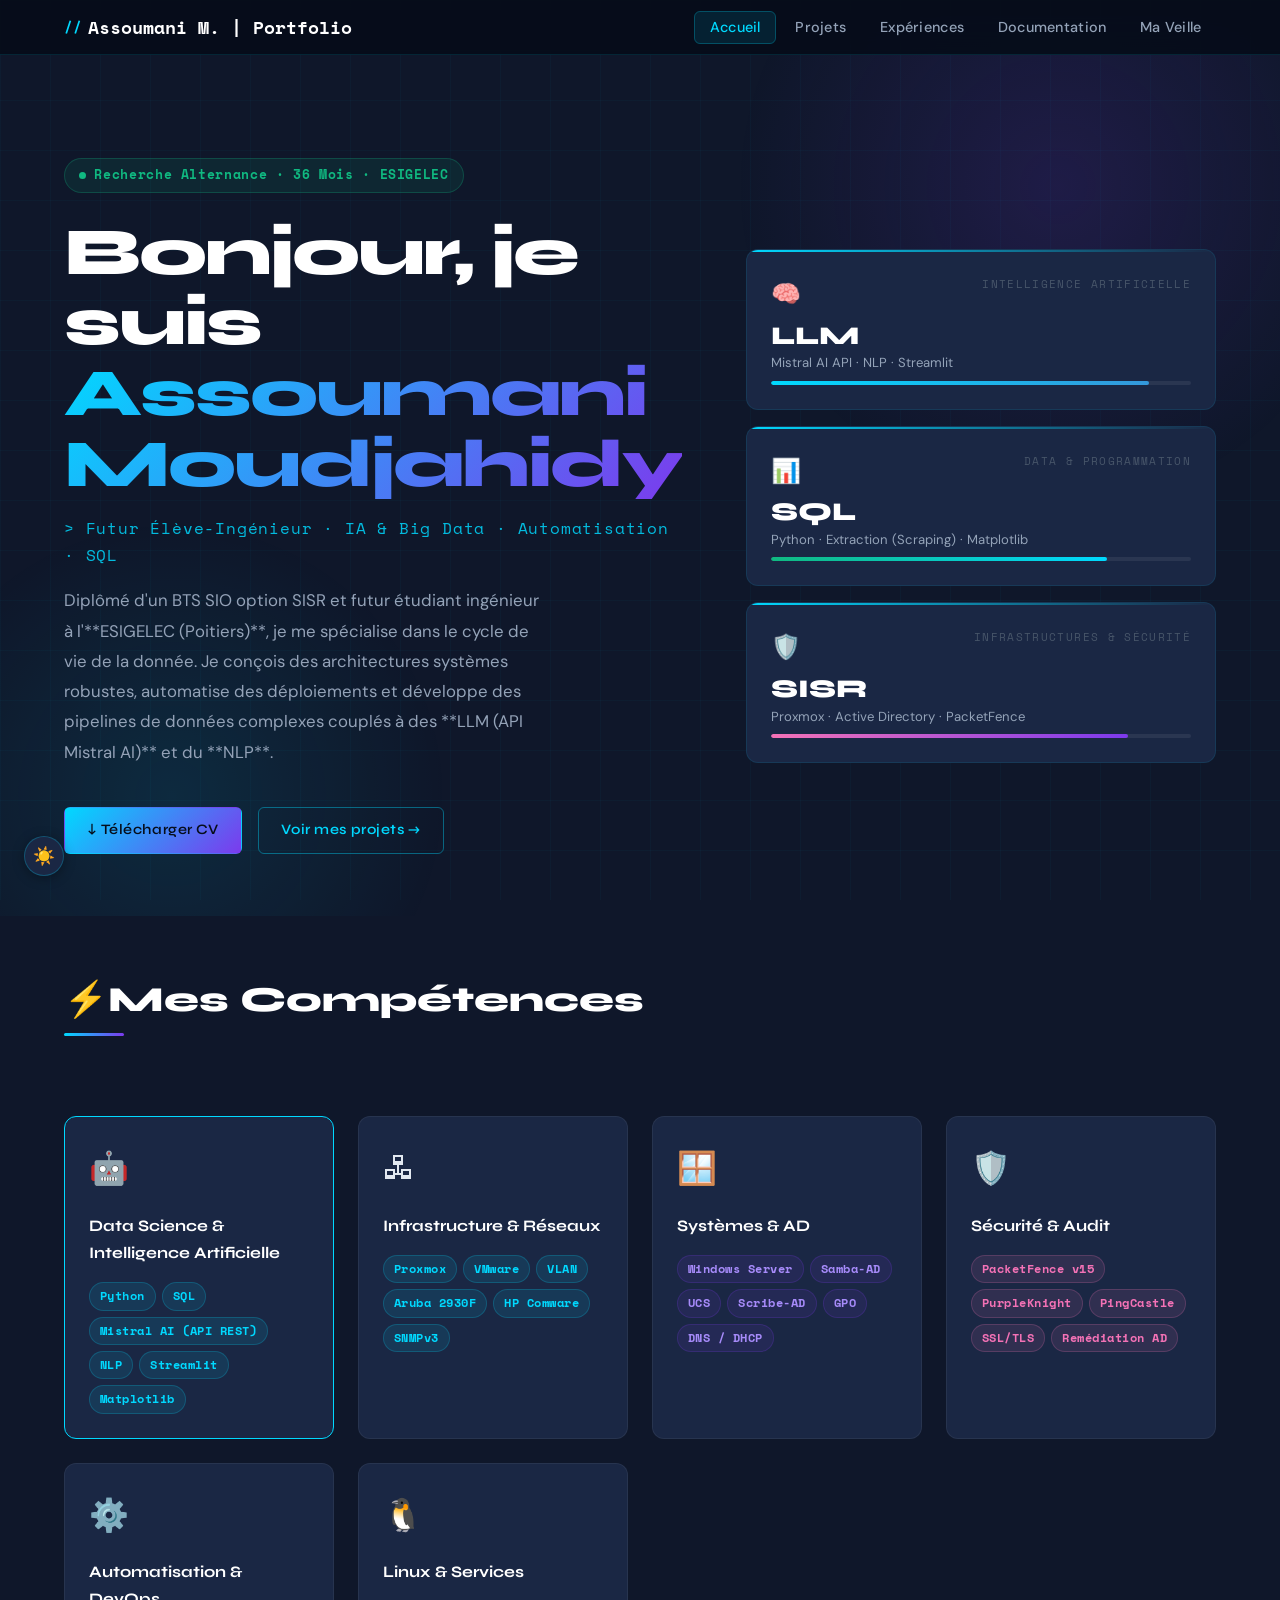
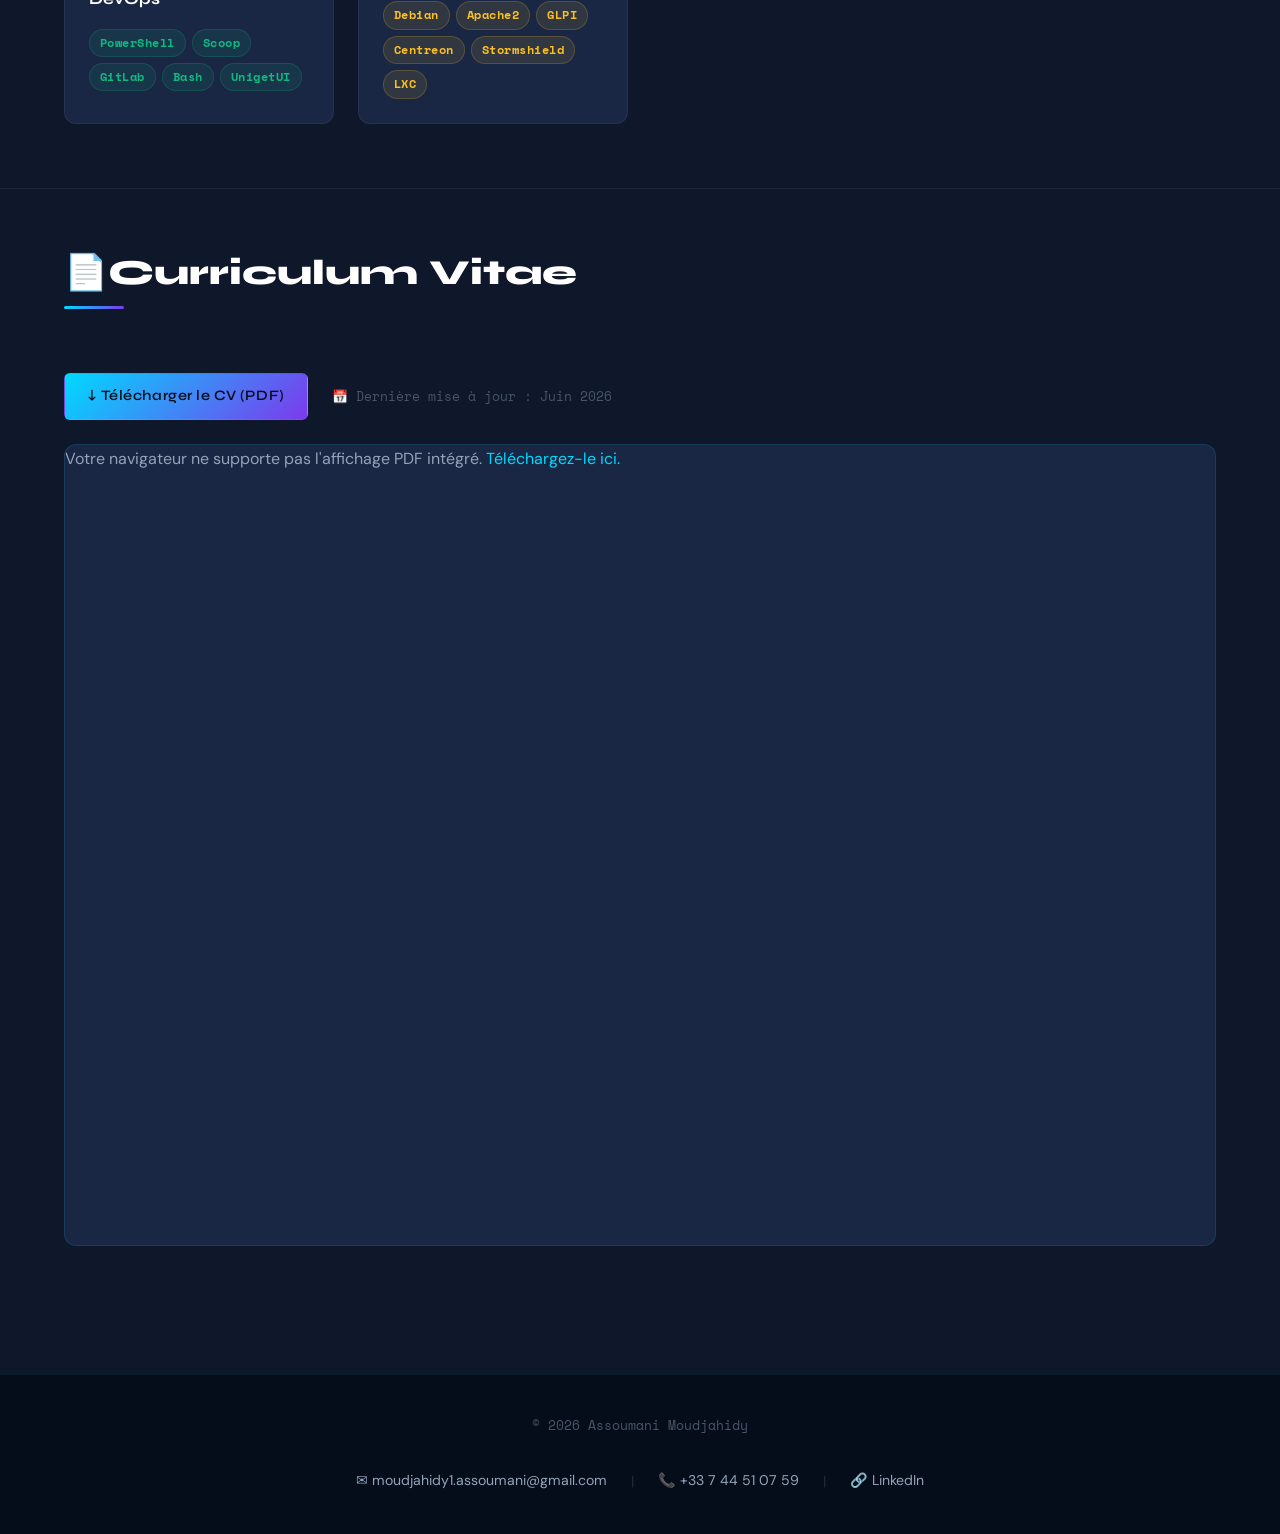
<file: index.html>
<!DOCTYPE html>
<html lang="fr">
<head>
  <meta charset="UTF-8">
  <meta name="viewport" content="width=device-width, initial-scale=1.0">
  <title>Accueil — Assoumani Moudjahidy</title>
  <meta name="description" content="Portfolio d'Assoumani Moudjahidy — Élève-Ingénieur ESIGELEC — Spécialité IA, Big Data & Infrastructure.">
  <link href="https://fonts.googleapis.com/css2?family=Syne:wght@400;600;700;800&family=Space+Mono:wght@400;700&family=DM+Sans:wght@300;400;500;600&display=swap" rel="stylesheet">
  <link rel="stylesheet" href="css/styles.css">
</head>
<body>

  <header class="site-header">
    <div class="container">
      <h1><a href="index.html">Assoumani M. | Portfolio</a></h1>
      <nav aria-label="Menu principal">
        <ul>
          <li><a href="index.html" aria-current="page">Accueil</a></li>
          <li><a href="projets.html">Projets</a></li>
          <li><a href="experience.html">Expériences</a></li>
          <li><a href="documentation.html">Documentation</a></li>
          <li><a href="veille.html">Ma Veille</a></li>
        </ul>
      </nav>
    </div>
  </header>

  <main>

    <section class="hero-section" aria-labelledby="hero-name">
      <div class="container">
        <div class="hero-inner">

          <div class="hero-text">
            <div class="hero-status">
              <span class="status-dot"></span>
              Recherche Alternance · 36 Mois · ESIGELEC
            </div>

            <h1 class="hero-title">
              Bonjour, je suis
              <span class="name-highlight" id="hero-name">Assoumani Moudjahidy</span>
            </h1>

            <p class="hero-subtitle">&gt; Futur Élève-Ingénieur · IA &amp; Big Data · Automatisation · SQL</p>

            <p class="hero-desc">
              Diplômé d'un BTS SIO option SISR et futur étudiant ingénieur à l'**ESIGELEC (Poitiers)**, 
              je me spécialise dans le cycle de vie de la donnée. Je conçois des architectures systèmes robustes, 
              automatise des déploiements et développe des pipelines de données complexes couplés à des **LLM (API Mistral AI)** 
              et du **NLP**.
            </p>

            <div class="hero-cta">
              <a href="assets/cv/Assoumani_Moudjahidy_CV.pdf" download class="button primary-button">
                ↓ Télécharger CV
              </a>
              <a href="projets.html" class="button secondary-button">
                Voir mes projets →
              </a>
            </div>
          </div>

          <div class="hero-stats-panel" aria-hidden="true">

            <div class="stat-card">
              <div class="stat-card-header">
                <span class="stat-card-icon">🧠</span>
                <span class="stat-card-title">Intelligence Artificielle</span>
              </div>
              <div class="stat-card-value">LLM</div>
              <div class="stat-card-label">Mistral AI API · NLP · Streamlit</div>
              <div class="skill-bar-container">
                <div class="skill-bar-track">
                  <div class="skill-bar-fill" style="--target-width:90%;animation-delay:0.8s;background:linear-gradient(90deg,var(--neon-cyan),#3498db)"></div>
                </div>
              </div>
            </div>

            <div class="stat-card">
              <div class="stat-card-header">
                <span class="stat-card-icon">📊</span>
                <span class="stat-card-title">Data &amp; Programmation</span>
              </div>
              <div class="stat-card-value">SQL</div>
              <div class="stat-card-label">Python · Extraction (Scraping) · Matplotlib</div>
              <div class="skill-bar-container">
                <div class="skill-bar-track">
                  <div class="skill-bar-fill" style="--target-width:80%;animation-delay:1s;background:linear-gradient(90deg,var(--neon-emerald),var(--neon-cyan))"></div>
                </div>
              </div>
            </div>

            <div class="stat-card">
              <div class="stat-card-header">
                <span class="stat-card-icon">🛡️</span>
                <span class="stat-card-title">Infrastructures &amp; Sécurité</span>
              </div>
              <div class="stat-card-value">SISR</div>
              <div class="stat-card-label">Proxmox · Active Directory · PacketFence</div>
              <div class="skill-bar-container">
                <div class="skill-bar-track">
                  <div class="skill-bar-fill" style="--target-width:85%;animation-delay:1.2s;background:linear-gradient(90deg,var(--neon-pink),var(--neon-violet))"></div>
                </div>
              </div>
            </div>

          </div>
        </div>
      </div>
    </section>

    <section class="profile-section" aria-labelledby="skills-title">
      <div class="container">
        <h2 class="section-heading" id="skills-title">
          <span class="emoji-prefix">⚡</span>Mes Compétences
        </h2>

        <div class="skills-grid">

          <!-- AJOUT DE LA NOUVELLE CATÉGORIE DATA / IA -->
          <div class="skill-category-card face-up-1" style="border-color: var(--neon-cyan);">
            <div class="skill-cat-icon">🤖</div>
            <div class="skill-cat-title">Data Science &amp; Intelligence Artificielle</div>
            <div class="skill-tags">
              <span class="tag tag-cyan">Python</span>
              <span class="tag tag-cyan">SQL</span>
              <span class="tag tag-cyan">Mistral AI (API REST)</span>
              <span class="tag tag-cyan">NLP</span>
              <span class="tag tag-cyan">Streamlit</span>
              <span class="tag tag-cyan">Matplotlib</span>
            </div>
          </div>

          <div class="skill-category-card face-up-2">
            <div class="skill-cat-icon">🖧</div>
            <div class="skill-cat-title">Infrastructure &amp; Réseaux</div>
            <div class="skill-tags">
              <span class="tag tag-cyan">Proxmox</span>
              <span class="tag tag-cyan">VMware</span>
              <span class="tag tag-cyan">VLAN</span>
              <span class="tag tag-cyan">Aruba 2930F</span>
              <span class="tag tag-cyan">HP Comware</span>
              <span class="tag tag-cyan">SNMPv3</span>
            </div>
          </div>

          <div class="skill-category-card face-up-3">
            <div class="skill-cat-icon">🪟</div>
            <div class="skill-cat-title">Systèmes &amp; AD</div>
            <div class="skill-tags">
              <span class="tag tag-violet">Windows Server</span>
              <span class="tag tag-violet">Samba-AD</span>
              <span class="tag tag-violet">UCS</span>
              <span class="tag tag-violet">Scribe-AD</span>
              <span class="tag tag-violet">GPO</span>
              <span class="tag tag-violet">DNS / DHCP</span>
            </div>
          </div>

          <div class="skill-category-card face-up-1">
            <div class="skill-cat-icon">🛡️</div>
            <div class="skill-cat-title">Sécurité &amp; Audit</div>
            <div class="skill-tags">
              <span class="tag tag-pink">PacketFence v15</span>
              <span class="tag tag-pink">PurpleKnight</span>
              <span class="tag tag-pink">PingCastle</span>
              <span class="tag tag-pink">SSL/TLS</span>
              <span class="tag tag-pink">Remédiation AD</span>
            </div>
          </div>

          <div class="skill-category-card face-up-2">
            <div class="skill-cat-icon">⚙️</div>
            <div class="skill-cat-title">Automatisation &amp; DevOps</div>
            <div class="skill-tags">
              <span class="tag tag-emerald">PowerShell</span>
              <span class="tag tag-emerald">Scoop</span>
              <span class="tag tag-emerald">GitLab</span>
              <span class="tag tag-emerald">Bash</span>
              <span class="tag tag-emerald">UnigetUI</span>
            </div>
          </div>

          <div class="skill-category-card face-up-3">
            <div class="skill-cat-icon">🐧</div>
            <div class="skill-cat-title">Linux &amp; Services</div>
            <div class="skill-tags">
              <span class="tag tag-amber">Debian</span>
              <span class="tag tag-amber">Apache2</span>
              <span class="tag tag-amber">GLPI</span>
              <span class="tag tag-amber">Centreon</span>
              <span class="tag tag-amber">Stormshield</span>
              <span class="tag tag-amber">LXC</span>
            </div>
          </div>

        </div>
      </div>
    </section>

    <section class="cv-section" aria-labelledby="cv-title">
      <div class="container">
        <h2 class="section-heading" id="cv-title">
          <span class="emoji-prefix">📄</span>Curriculum Vitae
        </h2>

        <div class="cv-actions">
          <a href="assets/cv/Assoumani_Moudjahidy_CV.pdf" download="Assoumani_Moudjahidy_CV.pdf" class="button primary-button">
            ↓ Télécharger le CV (PDF)
          </a>
          <span class="file-note">📅 Dernière mise à jour : Juin 2026</span>
        </div>

        <div class="cv-embed">
          <h3 class="visually-hidden">Aperçu du CV</h3>
          <object data="assets/cv/Assoumani_Moudjahidy_CV.pdf" type="application/pdf" width="100%" height="800px" aria-label="CV Assoumani Moudjahidy">
            <p>Votre navigateur ne supporte pas l'affichage PDF intégré.
              <a href="assets/cv/Assoumani_Moudjahidy_CV.pdf" download>Téléchargez-le ici.</a>
            </p>
          </object>
        </div>
      </div>
    </section>

  </main>

  <footer class="site-footer">
    <div class="container">
      <p style="color:var(--text-muted);font-family:var(--font-mono);font-size:0.8rem;">&copy; 2026 Assoumani Moudjahidy</p>
      <div class="footer-links">
        <a href="mailto:moudjahidy1.assoumani@gmail.com">✉ moudjahidy1.assoumani@gmail.com</a>
        <span class="footer-divider">|</span>
        <a href="tel:+33744510759">📞 +33 7 44 51 07 59</a>
        <span class="footer-divider">|</span>
        <a href="https://linkedin.com/in/moudjahidy-ass" target="_blank" rel="noopener noreferrer">🔗 LinkedIn</a>
      </div>
    </div>
  </footer>

  <button class="theme-toggle" id="themeToggle" aria-label="Basculer thème" title="Thème clair / sombre">🌙</button>
  <script>
    (function() {
      var root = document.documentElement;
      var btn  = document.getElementById('themeToggle');
      var saved = localStorage.getItem('am-theme') || 'dark';
      root.setAttribute('data-theme', saved);
      btn.textContent = saved === 'dark' ? '☀️' : '🌙';
      btn.addEventListener('click', function() {
        var next = root.getAttribute('data-theme') === 'dark' ? 'light' : 'dark';
        root.setAttribute('data-theme', next);
        localStorage.setItem('am-theme', next);
        btn.textContent = next === 'dark' ? '☀️' : '🌙';
      });
    })();
  </script>
</body>
</html>
</file>
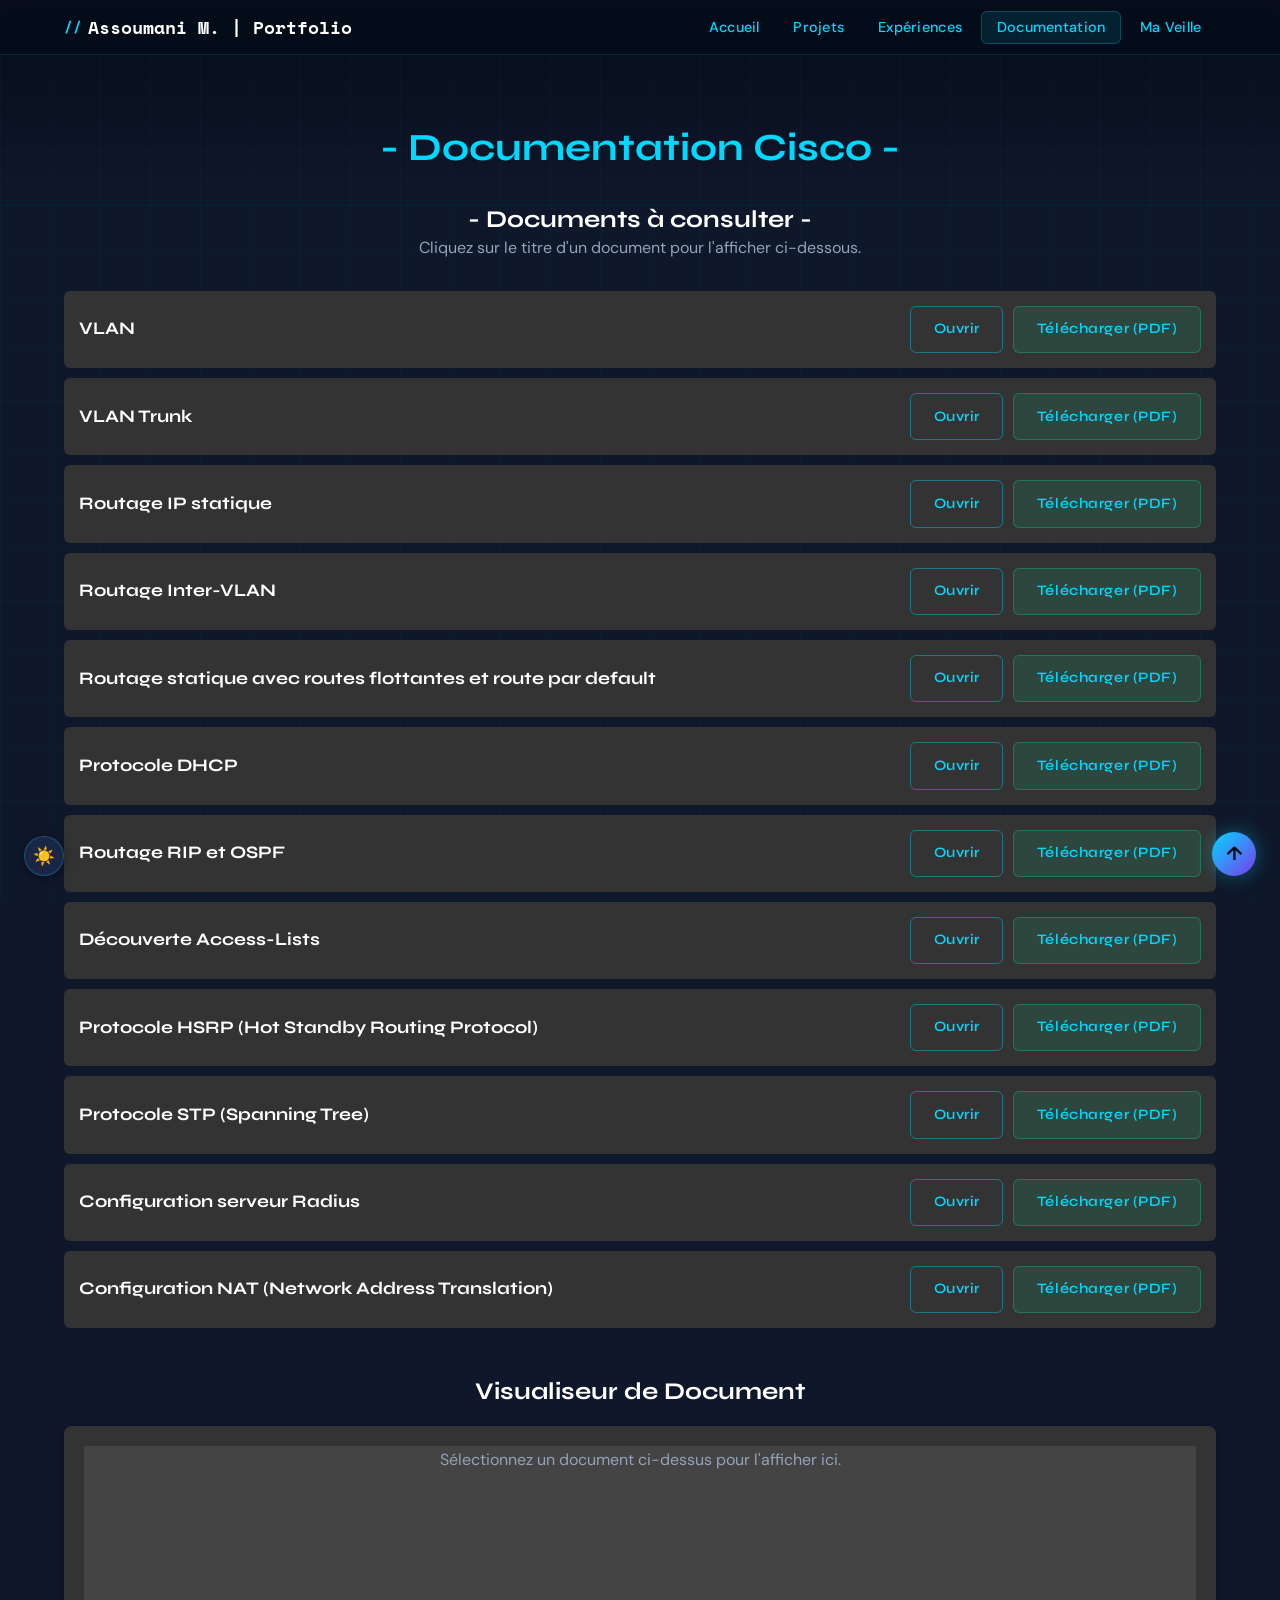
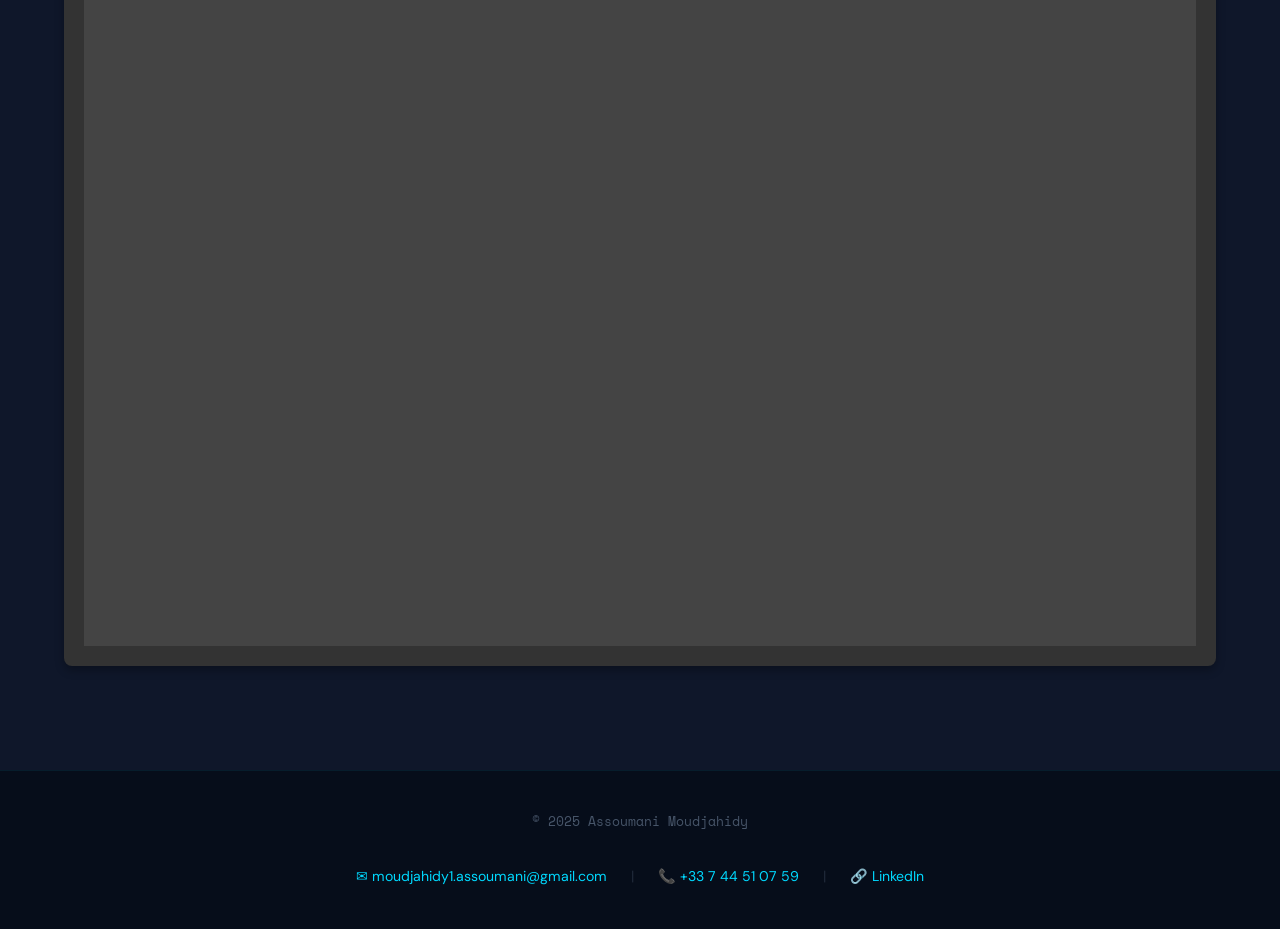
<file: doc-cisco.html>
<!DOCTYPE html>
<html lang="fr">
<head>
    <meta charset="UTF-8">
    <meta name="viewport" content="width=device-width, initial-scale=1.0">
    <title>Documentation Cisco - Assoumani Moudjahidy</title>
    <meta name="description" content="Toutes les fiches techniques et tutoriels pour la configuration des équipements Cisco.">
    <link href="https://fonts.googleapis.com/css2?family=Inter:wght@300;400;600;700&display=swap" rel="stylesheet">
    <link rel="stylesheet" href="css/styles.css">
    <link rel="stylesheet" href="css/documentation.css">
    <link rel="icon" href="favicon.ico" type="image/x-icon">
</head>
<body class="dark-page-body">
    <header class="site-header">
        <div class="container">
            <h1><a href="index.html">Assoumani M. | Portfolio</a></h1>
            <nav aria-label="Menu principal">
                <ul>
                    <li><a href="index.html">Accueil</a></li>
                    <li><a href="projets.html">Projets</a></li>
                    <li><a href="experience.html">Expériences</a></li>
                    <li><a href="documentation.html" aria-current="page">Documentation</a></li>
                    <li><a href="veille.html">Ma Veille</a></li>
                </ul>
            </nav>
        </div>
    </header>

    <main>
        <section class="page-header dark-bg">
            <div class="container">
                <h2>- Documentation Cisco -</h2>
            </div>
        </section>

        <section class="container" aria-labelledby="cisco-docs-list">
            <h3 id="cisco-docs-list" class="center-text">- Documents à consulter -</h3>
            
            <p class="center-text">Cliquez sur le titre d'un document pour l'afficher ci-dessous.</p>

            <div class="doc-list">
                <div class="document-item-title">
                    <h4>VLAN</h4>
                    <div class="document-actions">
                        <a href="#doc-viewer" onclick="document.getElementById('doc-viewer-object').data='assets/docs/cisco/vlan.pdf'" class="button secondary-button">Ouvrir</a>
                        <a href="assets/docs/cisco/vlan.pdf" download="Cisco_VLAN.pdf" class="button download-button">Télécharger (PDF)</a>
                    </div>
                </div>
                <div class="document-item-title">
                    <h4>VLAN Trunk</h4>
                    <div class="document-actions">
                        <a href="#doc-viewer" onclick="document.getElementById('doc-viewer-object').data='assets/docs/cisco/vlan_trunk.pdf'" class="button secondary-button">Ouvrir</a>
                        <a href="assets/docs/cisco/vlan_trunk.pdf" download="Cisco_VLAN_Trunk.pdf" class="button download-button">Télécharger (PDF)</a>
                    </div>
                </div>
                <div class="document-item-title">
                    <h4>Routage IP statique</h4>
                    <div class="document-actions">
                        <a href="#doc-viewer" onclick="document.getElementById('doc-viewer-object').data='assets/docs/cisco/routage_ip_statique.pdf'" class="button secondary-button">Ouvrir</a>
                        <a href="assets/docs/cisco/routage_ip_statique.pdf" download="Cisco_Routage_IP_Statique.pdf" class="button download-button">Télécharger (PDF)</a>
                    </div>
                </div>
                <div class="document-item-title">
                    <h4>Routage Inter-VLAN</h4>
                    <div class="document-actions">
                        <a href="#doc-viewer" onclick="document.getElementById('doc-viewer-object').data='assets/docs/cisco/routage_intervlan.pdf'" class="button secondary-button">Ouvrir</a>
                        <a href="assets/docs/cisco/routage_intervlan.pdf" download="Cisco_Routage_InterVLAN.pdf" class="button download-button">Télécharger (PDF)</a>
                    </div>
                </div>
                <div class="document-item-title">
                    <h4>Routage statique avec routes flottantes et route par default</h4>
                    <div class="document-actions">
                        <a href="#doc-viewer" onclick="document.getElementById('doc-viewer-object').data='assets/docs/cisco/routage_flottant.pdf'" class="button secondary-button">Ouvrir</a>
                        <a href="assets/docs/cisco/routage_flottant.pdf" download="Cisco_Routage_Flottant.pdf" class="button download-button">Télécharger (PDF)</a>
                    </div>
                </div>
                <div class="document-item-title">
                    <h4>Protocole DHCP</h4>
                    <div class="document-actions">
                        <a href="#doc-viewer" onclick="document.getElementById('doc-viewer-object').data='assets/docs/cisco/dhcp.pdf'" class="button secondary-button">Ouvrir</a>
                        <a href="assets/docs/cisco/dhcp.pdf" download="Cisco_Protocole_DHCP.pdf" class="button download-button">Télécharger (PDF)</a>
                    </div>
                </div>
                <div class="document-item-title">
                    <h4>Routage RIP et OSPF</h4>
                    <div class="document-actions">
                        <a href="#doc-viewer" onclick="document.getElementById('doc-viewer-object').data='assets/docs/cisco/rip_ospf.pdf'" class="button secondary-button">Ouvrir</a>
                        <a href="assets/docs/cisco/rip_ospf.pdf" download="Cisco_Routage_RIP_OSPF.pdf" class="button download-button">Télécharger (PDF)</a>
                    </div>
                </div>
                <div class="document-item-title">
                    <h4>Découverte Access-Lists</h4>
                    <div class="document-actions">
                        <a href="#doc-viewer" onclick="document.getElementById('doc-viewer-object').data='assets/docs/cisco/access_lists.pdf'" class="button secondary-button">Ouvrir</a>
                        <a href="assets/docs/cisco/access_lists.pdf" download="Cisco_Access_Lists.pdf" class="button download-button">Télécharger (PDF)</a>
                    </div>
                </div>
                <div class="document-item-title">
                    <h4>Protocole HSRP (Hot Standby Routing Protocol)</h4>
                    <div class="document-actions">
                        <a href="#doc-viewer" onclick="document.getElementById('doc-viewer-object').data='assets/docs/cisco/hsrp.pdf'" class="button secondary-button">Ouvrir</a>
                        <a href="assets/docs/cisco/hsrp.pdf" download="Cisco_Protocole_HSRP.pdf" class="button download-button">Télécharger (PDF)</a>
                    </div>
                </div>
                <div class="document-item-title">
                    <h4>Protocole STP (Spanning Tree)</h4>
                    <div class="document-actions">
                        <a href="#doc-viewer" onclick="document.getElementById('doc-viewer-object').data='assets/docs/cisco/stp.pdf'" class="button secondary-button">Ouvrir</a>
                        <a href="assets/docs/cisco/stp.pdf" download="Cisco_Protocole_STP.pdf" class="button download-button">Télécharger (PDF)</a>
                    </div>
                </div>
                <div class="document-item-title">
                    <h4>Configuration serveur Radius</h4>
                    <div class="document-actions">
                        <a href="#doc-viewer" onclick="document.getElementById('doc-viewer-object').data='assets/docs/cisco/radius.pdf'" class="button secondary-button">Ouvrir</a>
                        <a href="assets/docs/cisco/radius.pdf" download="Cisco_Config_Radius.pdf" class="button download-button">Télécharger (PDF)</a>
                    </div>
                </div>
                <div class="document-item-title">
                    <h4>Configuration NAT (Network Address Translation)</h4>
                    <div class="document-actions">
                        <a href="#doc-viewer" onclick="document.getElementById('doc-viewer-object').data='assets/docs/cisco/nat.pdf'" class="button secondary-button">Ouvrir</a>
                        <a href="assets/docs/cisco/nat.pdf" download="Cisco_Config_NAT.pdf" class="button download-button">Télécharger (PDF)</a>
                    </div>
                </div>
            </div>
            
            <h3 id="doc-viewer" class="center-text" style="margin-top: 50px; color: var(--text-white);">Visualiseur de Document</h3>
            <div class="doc-embed-container">
                 <object id="doc-viewer-object" data="" type="application/pdf" width="100%" height="800px" aria-label="Visualiseur du document sélectionné">
                    <p style="color: var(--text-secondary); text-align: center;">Sélectionnez un document ci-dessus pour l'afficher ici.</p>
                </object>
            </div>
        </section>
    </main>

    <footer class="site-footer">
        <div class="container">
            <p style="color:var(--text-muted);font-family:var(--font-mono);font-size:0.8rem;">&copy; 2025 Assoumani Moudjahidy</p>
            <div class="footer-links">
                <a href="mailto:moudjahidy1.assoumani@gmail.com">✉ moudjahidy1.assoumani@gmail.com</a>
                <span class="footer-divider">|</span>
                <a href="tel:+33744510759">📞 +33 7 44 51 07 59</a>
                <span class="footer-divider">|</span>
                <a href="https://linkedin.com/in/moudjahidy-ass" target="_blank" rel="noopener noreferrer">🔗 LinkedIn</a>
            </div>
        </div>
    </footer>

    <a href="#" class="back-to-top" aria-label="Retour en haut de page">↑</a>
    <button class="theme-toggle" id="themeToggle" aria-label="Basculer thème" title="Thème clair / sombre">🌙</button>
    <script>
        (function() {
            var root = document.documentElement;
            var btn  = document.getElementById('themeToggle');
            var saved = localStorage.getItem('am-theme') || 'dark';
            root.setAttribute('data-theme', saved);
            btn.textContent = saved === 'dark' ? '☀️' : '🌙';
            btn.addEventListener('click', function() {
                var next = root.getAttribute('data-theme') === 'dark' ? 'light' : 'dark';
                root.setAttribute('data-theme', next);
                localStorage.setItem('am-theme', next);
                btn.textContent = next === 'dark' ? '☀️' : '🌙';
            });
        })();
    </script>
</body>
</html>
</file>
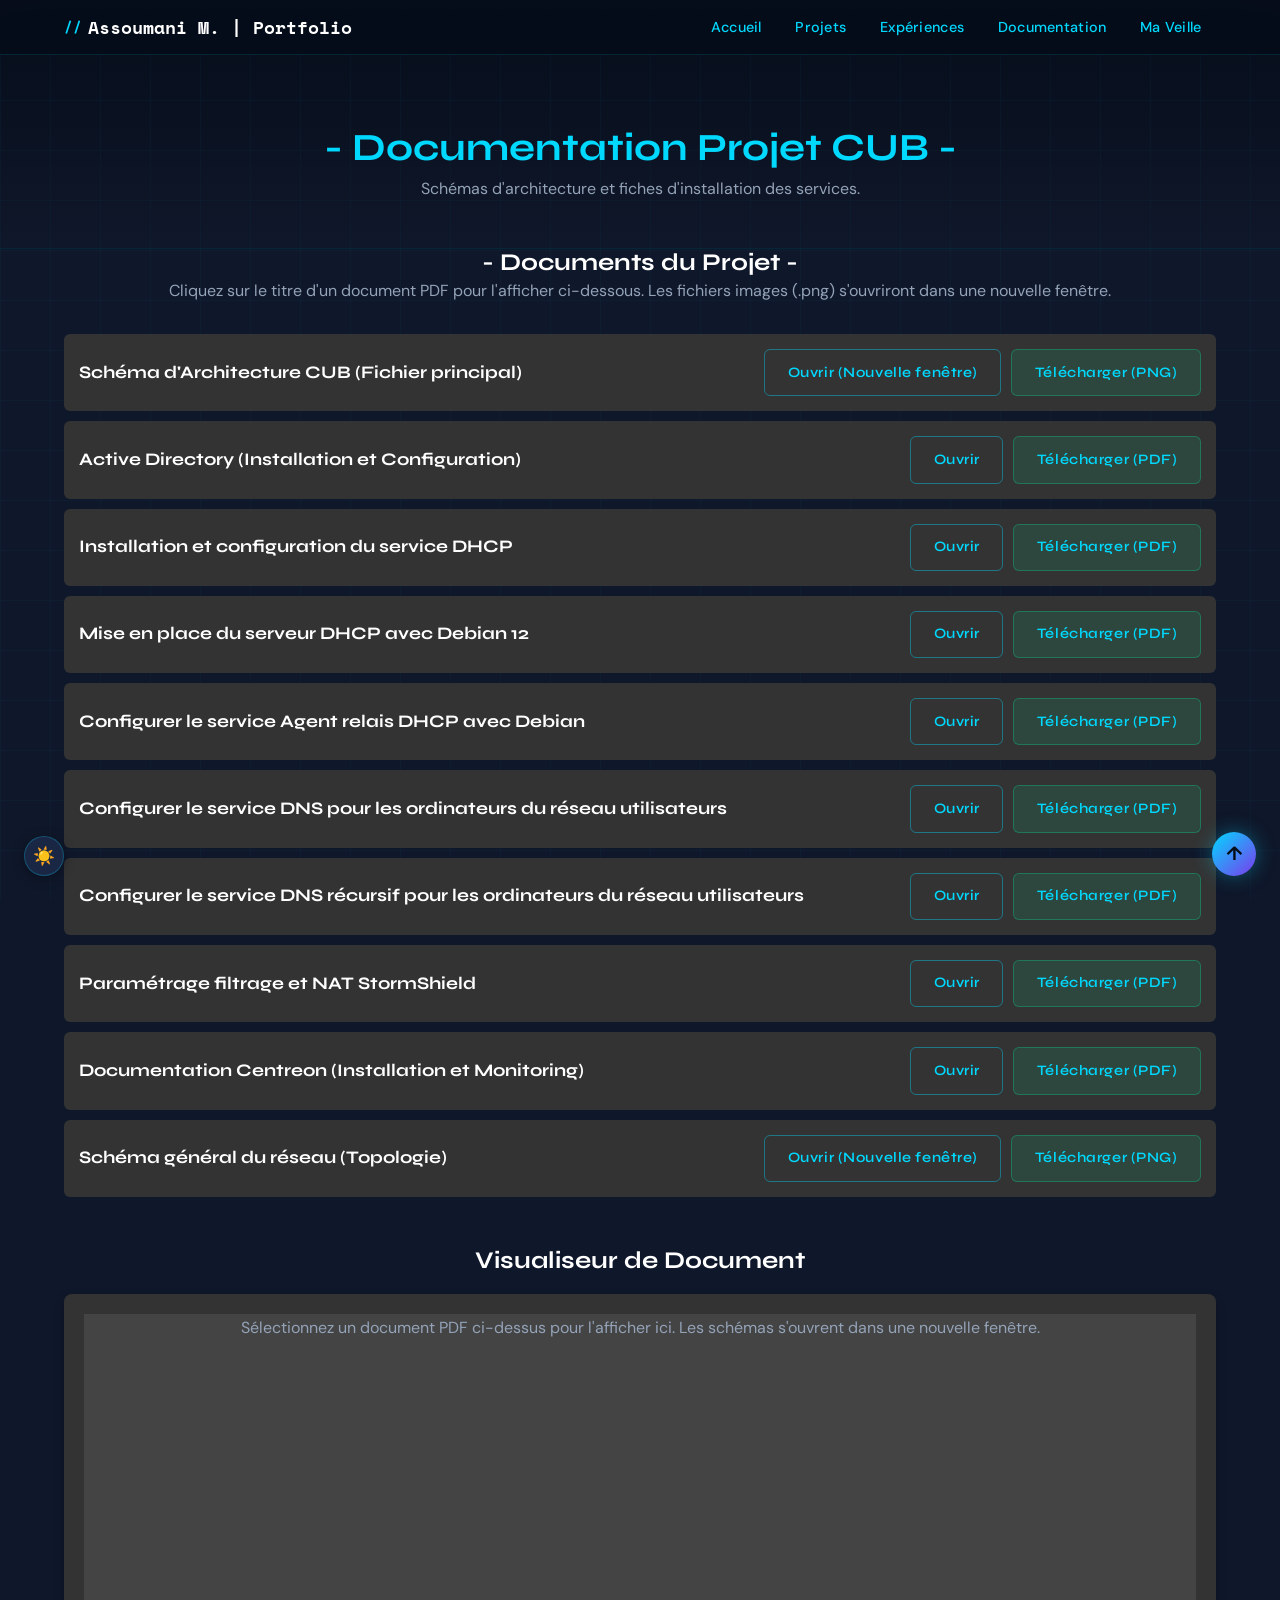
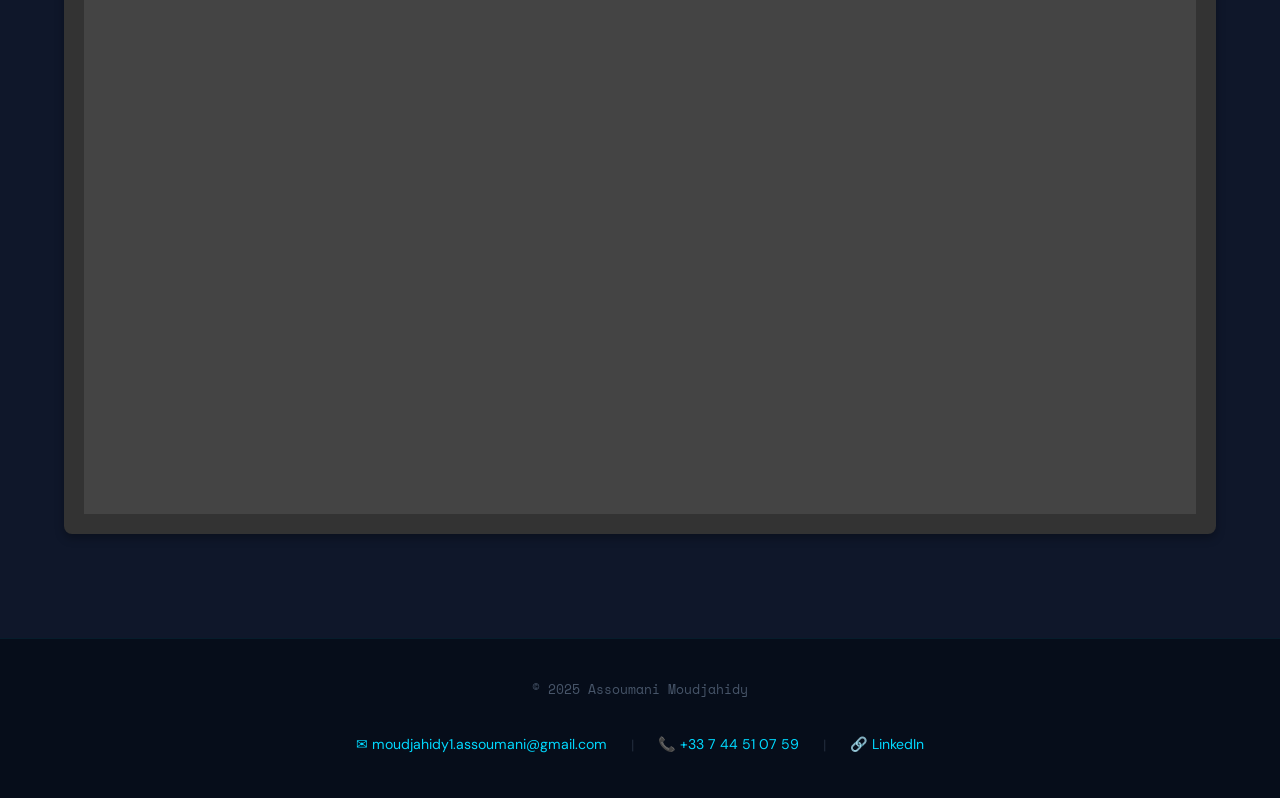
<file: doc-cub.html>
<!DOCTYPE html>
<html lang="fr">
<head>
    <meta charset="UTF-8">
    <meta name="viewport" content="width=device-width, initial-scale=1.0">
    <title>Documentation Projet CUB - Assoumani Moudjahidy</title>
    <meta name="description" content="Documentation détaillée du projet CUB : Schémas d'architecture et fiches d'installation des services (AD, DHCP, DNS, filtrage, Centreon).">
    <link href="https://fonts.googleapis.com/css2?family=Inter:wght@300;400;600;700&display=swap" rel="stylesheet">
    <link rel="stylesheet" href="css/styles.css">
    <link rel="stylesheet" href="css/documentation.css">
    <link rel="icon" href="favicon.ico" type="image/x-icon">
</head>
<body class="dark-page-body">
    <header class="site-header">
        <div class="container">
            <h1><a href="index.html">Assoumani M. | Portfolio</a></h1>
            <nav aria-label="Menu principal">
                <ul>
                    <li><a href="index.html">Accueil</a></li>
                    <li><a href="projets.html">Projets</a></li>
                    <li><a href="experience.html">Expériences</a></li>
                    <li><a href="documentation.html">Documentation</a></li>
                    <li><a href="veille.html">Ma Veille</a></li>
                </ul>
            </nav>
        </div>
    </header>

    <main>
        <section class="page-header dark-bg">
            <div class="container">
                <h2>- Documentation Projet CUB -</h2>
                <p>Schémas d'architecture et fiches d'installation des services.</p>
            </div>
        </section>

        <section class="container" aria-labelledby="cub-docs-list">
            <h3 id="cub-docs-list" class="center-text">- Documents du Projet -</h3>
            
            <p class="center-text">Cliquez sur le titre d'un document PDF pour l'afficher ci-dessous. Les fichiers images (.png) s'ouvriront dans une nouvelle fenêtre.</p>

            <div class="doc-list">
                <div class="document-item-title">
                    <h4>Schéma d'Architecture CUB (Fichier principal)</h4>
                    <div class="document-actions">
                        <a href="assets/docs/cub/schema_cub.png" target="_blank" class="button secondary-button">Ouvrir (Nouvelle fenêtre)</a>
                        <a href="assets/docs/cub/schema_cub.png" download="CUB_Schema_Architecture.png" class="button download-button">Télécharger (PNG)</a>
                    </div>
                </div>
                
                <div class="document-item-title">
                    <h4>Active Directory (Installation et Configuration)</h4>
                    <div class="document-actions">
                        <a href="#doc-viewer" onclick="document.getElementById('doc-viewer-object').data='assets/docs/cub/doc_ad.pdf'" class="button secondary-button">Ouvrir</a>
                        <a href="assets/docs/cub/doc_ad.pdf" download="CUB_Active_Directory.pdf" class="button download-button">Télécharger (PDF)</a>
                    </div>
                </div>

                <div class="document-item-title">
                    <h4>Installation et configuration du service DHCP</h4>
                    <div class="document-actions">
                        <a href="#doc-viewer" onclick="document.getElementById('doc-viewer-object').data='assets/docs/cub/dhcp_installation.pdf'" class="button secondary-button">Ouvrir</a>
                        <a href="assets/docs/cub/dhcp_installation.pdf" download="CUB_DHCP_Installation.pdf" class="button download-button">Télécharger (PDF)</a>
                    </div>
                </div>

                <div class="document-item-title">
                    <h4>Mise en place du serveur DHCP avec Debian 12</h4>
                    <div class="document-actions">
                        <a href="#doc-viewer" onclick="document.getElementById('doc-viewer-object').data='assets/docs/cub/dhcp_debian12.pdf'" class="button secondary-button">Ouvrir</a>
                        <a href="assets/docs/cub/dhcp_debian12.pdf" download="CUB_DHCP_Debian12.pdf" class="button download-button">Télécharger (PDF)</a>
                    </div>
                </div>
                
                <div class="document-item-title">
                    <h4>Configurer le service Agent relais DHCP avec Debian</h4>
                    <div class="document-actions">
                        <a href="#doc-viewer" onclick="document.getElementById('doc-viewer-object').data='assets/docs/cub/dhcp_agent_relais_debian.pdf'" class="button secondary-button">Ouvrir</a>
                        <a href="assets/docs/cub/dhcp_agent_relais_debian.pdf" download="CUB_DHCP_AgentRelais_Debian.pdf" class="button download-button">Télécharger (PDF)</a>
                    </div>
                </div>
                
                <div class="document-item-title">
                    <h4>Configurer le service DNS pour les ordinateurs du réseau utilisateurs</h4>
                    <div class="document-actions">
                        <a href="#doc-viewer" onclick="document.getElementById('doc-viewer-object').data='assets/docs/cub/dns_reseau_utilisateurs.pdf'" class="button secondary-button">Ouvrir</a>
                        <a href="assets/docs/cub/dns_reseau_utilisateurs.pdf" download="CUB_DNS_Reseau_Users.pdf" class="button download-button">Télécharger (PDF)</a>
                    </div>
                </div>
                
                <div class="document-item-title">
                    <h4>Configurer le service DNS récursif pour les ordinateurs du réseau utilisateurs</h4>
                    <div class="document-actions">
                        <a href="#doc-viewer" onclick="document.getElementById('doc-viewer-object').data='assets/docs/cub/dns_recursif.pdf'" class="button secondary-button">Ouvrir</a>
                        <a href="assets/docs/cub/dns_recursif.pdf" download="CUB_DNS_Recursif.pdf" class="button download-button">Télécharger (PDF)</a>
                    </div>
                </div>
                
                <div class="document-item-title">
                    <h4>Paramétrage filtrage et NAT StormShield</h4>
                    <div class="document-actions">
                        <a href="#doc-viewer" onclick="document.getElementById('doc-viewer-object').data='assets/docs/cub/stormshield_filtrage_nat.pdf'" class="button secondary-button">Ouvrir</a>
                        <a href="assets/docs/cub/stormshield_filtrage_nat.pdf" download="CUB_StormShield_Filtrage_NAT.pdf" class="button download-button">Télécharger (PDF)</a>
                    </div>
                </div>

                <div class="document-item-title">
                    <h4>Documentation Centreon (Installation et Monitoring)</h4>
                    <div class="document-actions">
                        <a href="#doc-viewer" onclick="document.getElementById('doc-viewer-object').data='assets/docs/cub/doc_centreon.pdf'" class="button secondary-button">Ouvrir</a>
                        <a href="assets/docs/cub/doc_centreon.pdf" download="CUB_Centreon.pdf" class="button download-button">Télécharger (PDF)</a>
                    </div>
                </div>
                
                <div class="document-item-title">
                    <h4>Schéma général du réseau (Topologie)</h4>
                    <div class="document-actions">
                        <a href="assets/docs/cub/schema_reseau.png" target="_blank" class="button secondary-button">Ouvrir (Nouvelle fenêtre)</a>
                        <a href="assets/docs/cub/schema_reseau.png" download="CUB_Schema_Reseau.png" class="button download-button">Télécharger (PNG)</a>
                    </div>
                </div>
            </div>

            <h3 id="doc-viewer" class="center-text" style="margin-top: 50px; color: var(--text-white);">Visualiseur de Document</h3>
            <div class="doc-embed-container">
                <object id="doc-viewer-object" data="" type="application/pdf" width="100%" height="800px" aria-label="Visualiseur du document sélectionné">
                    <p style="color: var(--text-secondary); text-align: center;">Sélectionnez un document PDF ci-dessus pour l'afficher ici. Les schémas s'ouvrent dans une nouvelle fenêtre.</p>
                </object>
            </div>
        </section>
    </main>

    <footer class="site-footer">
        <div class="container">
            <p style="color:var(--text-muted);font-family:var(--font-mono);font-size:0.8rem;">&copy; 2025 Assoumani Moudjahidy</p>
            <div class="footer-links">
                <a href="mailto:moudjahidy1.assoumani@gmail.com">✉ moudjahidy1.assoumani@gmail.com</a>
                <span class="footer-divider">|</span>
                <a href="tel:+33744510759">📞 +33 7 44 51 07 59</a>
                <span class="footer-divider">|</span>
                <a href="https://linkedin.com/in/moudjahidy-ass" target="_blank" rel="noopener noreferrer">🔗 LinkedIn</a>
            </div>
        </div>
    </footer>

    <a href="#" class="back-to-top" aria-label="Retour en haut de page">↑</a>
    <button class="theme-toggle" id="themeToggle" aria-label="Basculer thème" title="Thème clair / sombre">🌙</button>
    <script>
        (function() {
            var root = document.documentElement;
            var btn  = document.getElementById('themeToggle');
            var saved = localStorage.getItem('am-theme') || 'dark';
            root.setAttribute('data-theme', saved);
            btn.textContent = saved === 'dark' ? '☀️' : '🌙';
            btn.addEventListener('click', function() {
                var next = root.getAttribute('data-theme') === 'dark' ? 'light' : 'dark';
                root.setAttribute('data-theme', next);
                localStorage.setItem('am-theme', next);
                btn.textContent = next === 'dark' ? '☀️' : '🌙';
            });
        })();
    </script>
</body>
</html>
</file>
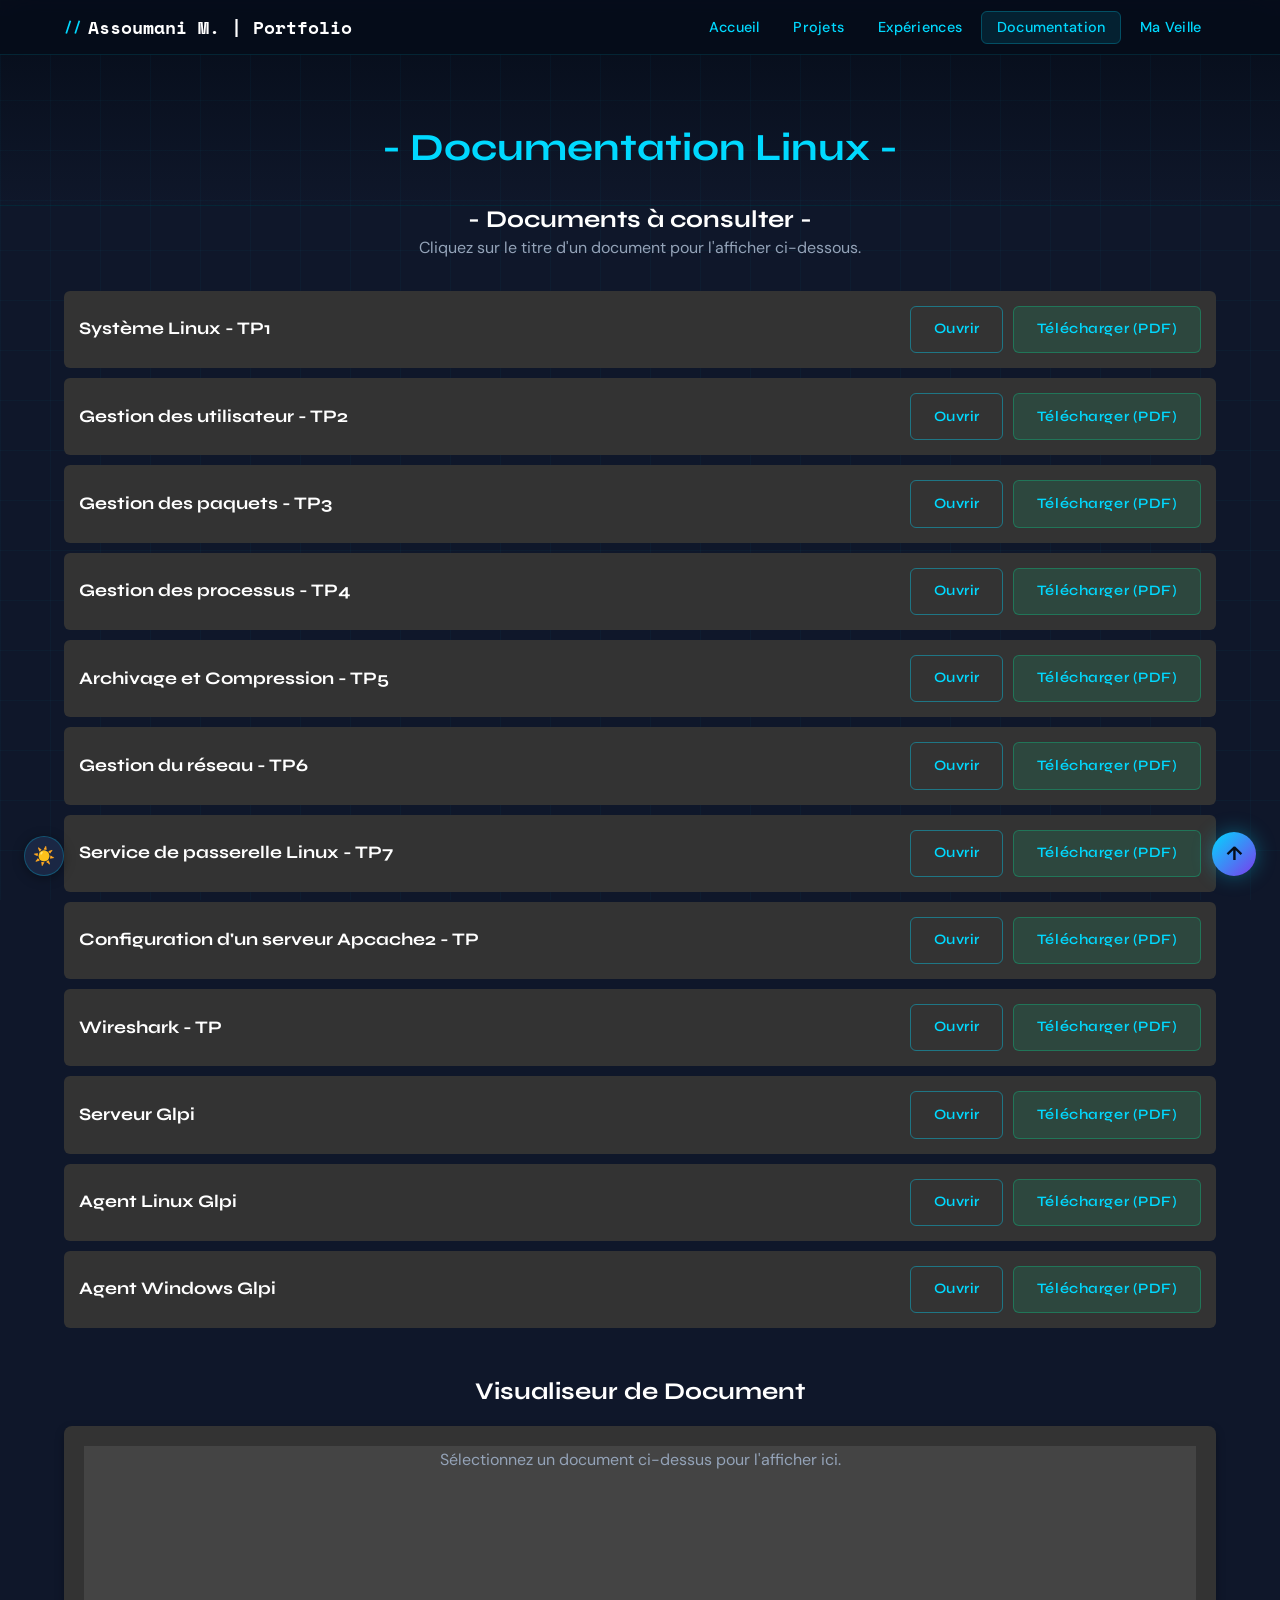
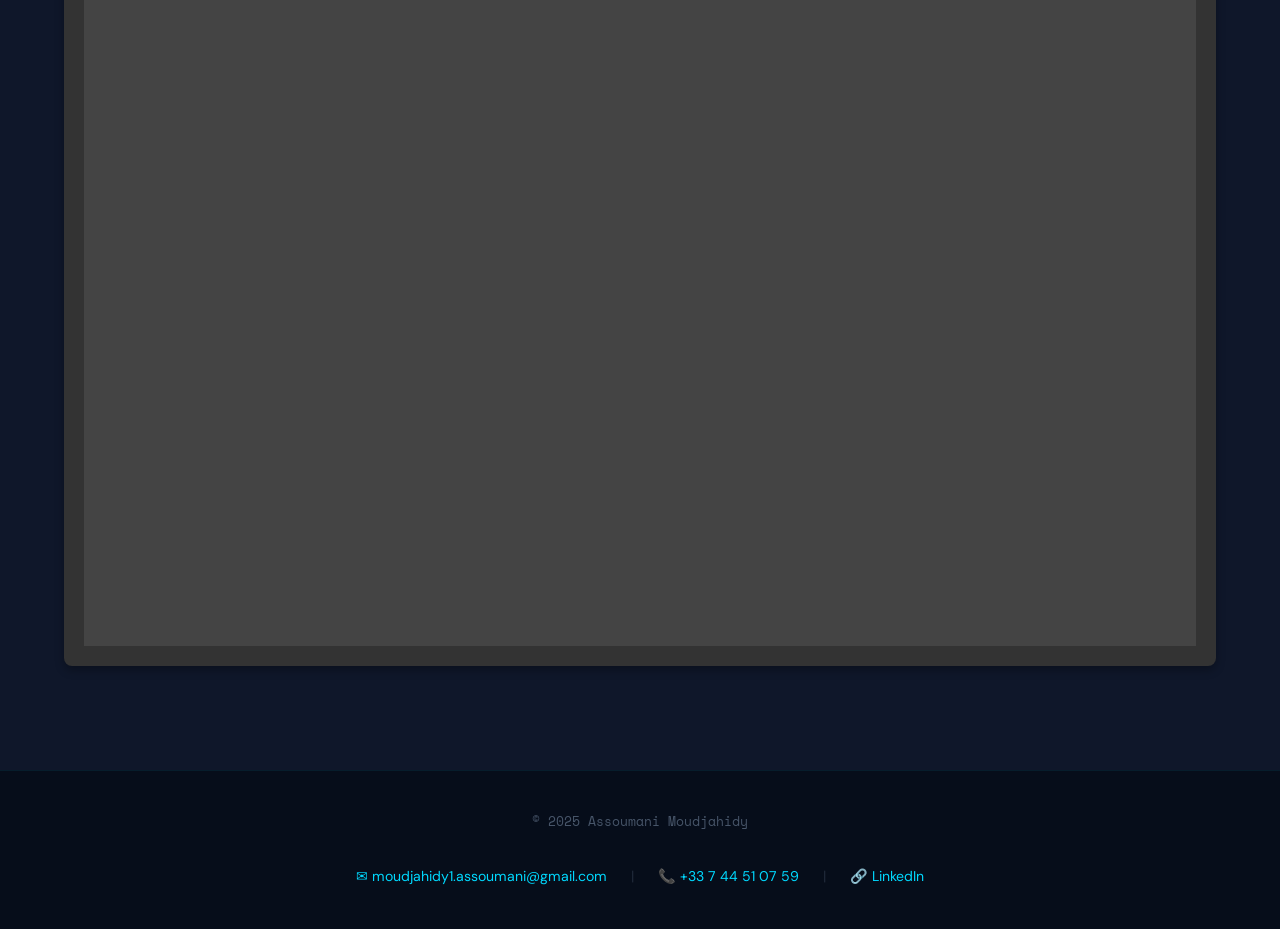
<file: doc-linux.html>
<!DOCTYPE html>
<html lang="fr">
<head>
    <meta charset="UTF-8">
    <meta name="viewport" content="width=device-width, initial-scale=1.0">
    <title>Documentation Linux - Assoumani Moudjahidy</title>
    <meta name="description" content="Travaux pratiques et fiches techniques sur le système d'exploitation Linux.">
    <link href="https://fonts.googleapis.com/css2?family=Inter:wght@300;400;600;700&display=swap" rel="stylesheet">
    <link rel="stylesheet" href="css/styles.css">
    <link rel="stylesheet" href="css/documentation.css">
    <link rel="icon" href="favicon.ico" type="image/x-icon">
</head>
<body class="dark-page-body">
    <header class="site-header">
        <div class="container">
            <h1><a href="index.html">Assoumani M. | Portfolio</a></h1>
            <nav aria-label="Menu principal">
                <ul>
                    <li><a href="index.html">Accueil</a></li>
                    <li><a href="projets.html">Projets</a></li>
                    <li><a href="experience.html">Expériences</a></li>
                    <li><a href="documentation.html" aria-current="page">Documentation</a></li>
                    <li><a href="veille.html">Ma Veille</a></li>
                </ul>
            </nav>
        </div>
    </header>

    <main>
        <section class="page-header dark-bg">
            <div class="container">
                <h2>- Documentation Linux -</h2>
            </div>
        </section>

        <section class="container" aria-labelledby="linux-docs-list">
            <h3 id="linux-docs-list" class="center-text">- Documents à consulter -</h3>
            
            <p class="center-text">Cliquez sur le titre d'un document pour l'afficher ci-dessous.</p>

            <div class="doc-list">
                <div class="document-item-title">
                    <h4>Système Linux - TP1</h4>
                    <div class="document-actions">
                        <a href="#doc-viewer" onclick="document.getElementById('doc-viewer-object').data='assets/docs/linux/sys_linux_tp1.pdf'" class="button secondary-button">Ouvrir</a>
                        <a href="assets/docs/linux/sys_linux_tp1.pdf" download="Linux_TP1_Systeme.pdf" class="button download-button">Télécharger (PDF)</a>
                    </div>
                </div>
                <div class="document-item-title">
                    <h4>Gestion des utilisateur - TP2</h4>
                    <div class="document-actions">
                        <a href="#doc-viewer" onclick="document.getElementById('doc-viewer-object').data='assets/docs/linux/gestion_users_tp2.pdf'" class="button secondary-button">Ouvrir</a>
                        <a href="assets/docs/linux/gestion_users_tp2.pdf" download="Linux_TP2_Users.pdf" class="button download-button">Télécharger (PDF)</a>
                    </div>
                </div>
                <div class="document-item-title">
                    <h4>Gestion des paquets - TP3</h4>
                    <div class="document-actions">
                        <a href="#doc-viewer" onclick="document.getElementById('doc-viewer-object').data='assets/docs/linux/gestion_paquets_tp3.pdf'" class="button secondary-button">Ouvrir</a>
                        <a href="assets/docs/linux/gestion_paquets_tp3.pdf" download="Linux_TP3_Paquets.pdf" class="button download-button">Télécharger (PDF)</a>
                    </div>
                </div>
                <div class="document-item-title">
                    <h4>Gestion des processus - TP4</h4>
                    <div class="document-actions">
                        <a href="#doc-viewer" onclick="document.getElementById('doc-viewer-object').data='assets/docs/linux/gestion_processus_tp4.pdf'" class="button secondary-button">Ouvrir</a>
                        <a href="assets/docs/linux/gestion_processus_tp4.pdf" download="Linux_TP4_Processus.pdf" class="button download-button">Télécharger (PDF)</a>
                    </div>
                </div>
                <div class="document-item-title">
                    <h4>Archivage et Compression - TP5</h4>
                    <div class="document-actions">
                        <a href="#doc-viewer" onclick="document.getElementById('doc-viewer-object').data='assets/docs/linux/archivage_tp5.pdf'" class="button secondary-button">Ouvrir</a>
                        <a href="assets/docs/linux/archivage_tp5.pdf" download="Linux_TP5_Archivage.pdf" class="button download-button">Télécharger (PDF)</a>
                    </div>
                </div>
                <div class="document-item-title">
                    <h4>Gestion du réseau - TP6</h4>
                    <div class="document-actions">
                        <a href="#doc-viewer" onclick="document.getElementById('doc-viewer-object').data='assets/docs/linux/gestion_reseau_tp6.pdf'" class="button secondary-button">Ouvrir</a>
                        <a href="assets/docs/linux/gestion_reseau_tp6.pdf" download="Linux_TP6_Reseau.pdf" class="button download-button">Télécharger (PDF)</a>
                    </div>
                </div>
                <div class="document-item-title">
                    <h4>Service de passerelle Linux - TP7</h4>
                    <div class="document-actions">
                        <a href="#doc-viewer" onclick="document.getElementById('doc-viewer-object').data='assets/docs/linux/passerelle_tp7.pdf'" class="button secondary-button">Ouvrir</a>
                        <a href="assets/docs/linux/passerelle_tp7.pdf" download="Linux_TP7_Passerelle.pdf" class="button download-button">Télécharger (PDF)</a>
                    </div>
                </div>
                <div class="document-item-title">
                    <h4>Configuration d'un serveur Apcache2 - TP</h4>
                    <div class="document-actions">
                        <a href="#doc-viewer" onclick="document.getElementById('doc-viewer-object').data='assets/docs/linux/apache2_tp.pdf'" class="button secondary-button">Ouvrir</a>
                        <a href="assets/docs/linux/apache2_tp.pdf" download="Linux_TP_Apache2.pdf" class="button download-button">Télécharger (PDF)</a>
                    </div>
                </div>
                <div class="document-item-title">
                    <h4>Wireshark - TP</h4>
                    <div class="document-actions">
                        <a href="#doc-viewer" onclick="document.getElementById('doc-viewer-object').data='assets/docs/linux/wireshark_tp.pdf'" class="button secondary-button">Ouvrir</a>
                        <a href="assets/docs/linux/wireshark_tp.pdf" download="Linux_TP_Wireshark.pdf" class="button download-button">Télécharger (PDF)</a>
                    </div>
                </div>
                <div class="document-item-title">
                    <h4>Serveur Glpi</h4>
                    <div class="document-actions">
                        <a href="#doc-viewer" onclick="document.getElementById('doc-viewer-object').data='assets/docs/linux/serveur_glpi.pdf'" class="button secondary-button">Ouvrir</a>
                        <a href="assets/docs/linux/serveur_glpi.pdf" download="Linux_Doc_Serveur_GLPI.pdf" class="button download-button">Télécharger (PDF)</a>
                    </div>
                </div>
                <div class="document-item-title">
                    <h4>Agent Linux Glpi</h4>
                    <div class="document-actions">
                        <a href="#doc-viewer" onclick="document.getElementById('doc-viewer-object').data='assets/docs/linux/agent_linux_glpi.pdf'" class="button secondary-button">Ouvrir</a>
                        <a href="assets/docs/linux/agent_linux_glpi.pdf" download="Linux_Doc_Agent_GLPI_Linux.pdf" class="button download-button">Télécharger (PDF)</a>
                    </div>
                </div>
                <div class="document-item-title">
                    <h4>Agent Windows Glpi</h4>
                    <div class="document-actions">
                        <a href="#doc-viewer" onclick="document.getElementById('doc-viewer-object').data='assets/docs/linux/agent_windows_glpi.pdf'" class="button secondary-button">Ouvrir</a>
                        <a href="assets/docs/linux/agent_windows_glpi.pdf" download="Linux_Doc_Agent_GLPI_Windows.pdf" class="button download-button">Télécharger (PDF)</a>
                    </div>
                </div>
            </div>
            
            <h3 id="doc-viewer" class="center-text" style="margin-top: 50px; color: var(--text-white);">Visualiseur de Document</h3>
            <div class="doc-embed-container">
                <object id="doc-viewer-object" data="" type="application/pdf" width="100%" height="800px" aria-label="Visualiseur du document sélectionné">
                    <p style="color: var(--text-secondary); text-align: center;">Sélectionnez un document ci-dessus pour l'afficher ici.</p>
                </object>
            </div>
        </section>
    </main>

    <footer class="site-footer">
        <div class="container">
            <p style="color:var(--text-muted);font-family:var(--font-mono);font-size:0.8rem;">&copy; 2025 Assoumani Moudjahidy</p>
            <div class="footer-links">
                <a href="mailto:moudjahidy1.assoumani@gmail.com">✉ moudjahidy1.assoumani@gmail.com</a>
                <span class="footer-divider">|</span>
                <a href="tel:+33744510759">📞 +33 7 44 51 07 59</a>
                <span class="footer-divider">|</span>
                <a href="https://linkedin.com/in/moudjahidy-ass" target="_blank" rel="noopener noreferrer">🔗 LinkedIn</a>
            </div>
        </div>
    </footer>

    <a href="#" class="back-to-top" aria-label="Retour en haut de page">↑</a>
    <button class="theme-toggle" id="themeToggle" aria-label="Basculer thème" title="Thème clair / sombre">🌙</button>
    <script>
        (function() {
            var root = document.documentElement;
            var btn  = document.getElementById('themeToggle');
            var saved = localStorage.getItem('am-theme') || 'dark';
            root.setAttribute('data-theme', saved);
            btn.textContent = saved === 'dark' ? '☀️' : '🌙';
            btn.addEventListener('click', function() {
                var next = root.getAttribute('data-theme') === 'dark' ? 'light' : 'dark';
                root.setAttribute('data-theme', next);
                localStorage.setItem('am-theme', next);
                btn.textContent = next === 'dark' ? '☀️' : '🌙';
            });
        })();
    </script>
</body>
</html>
</file>
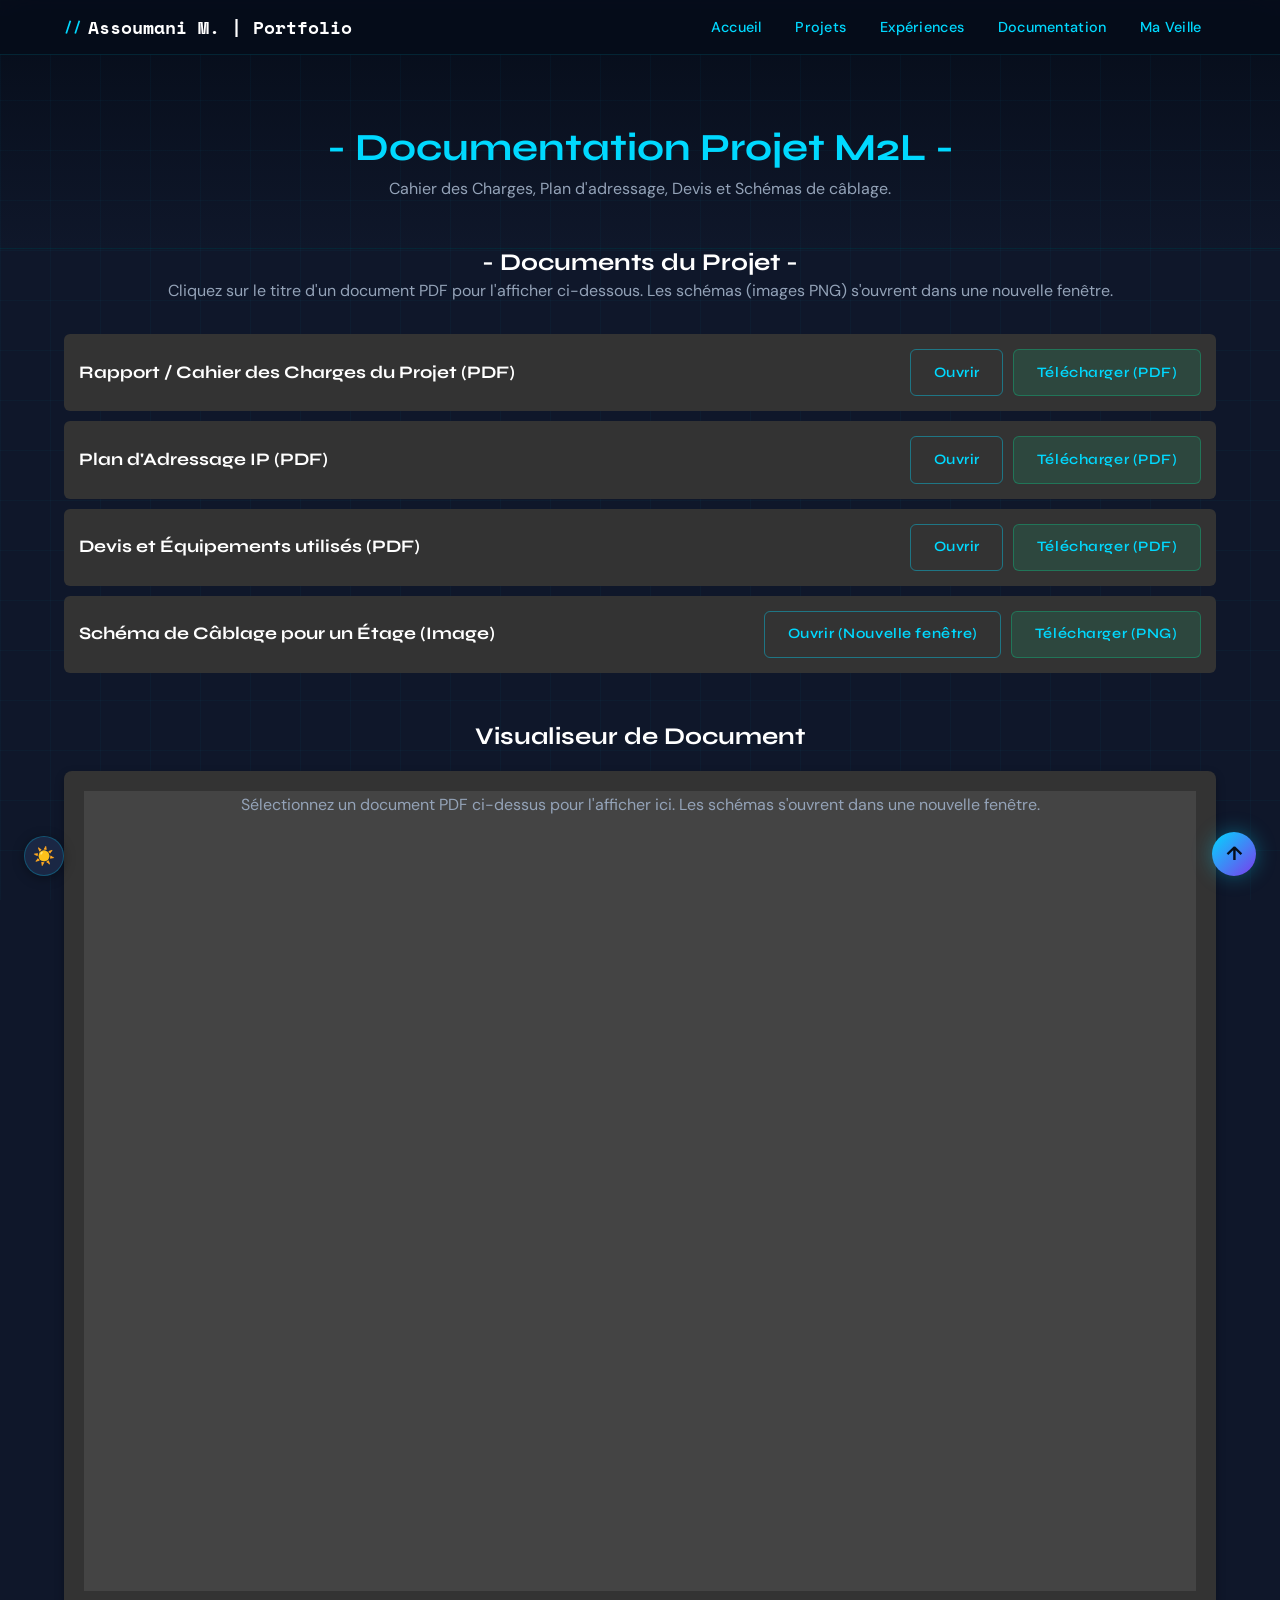
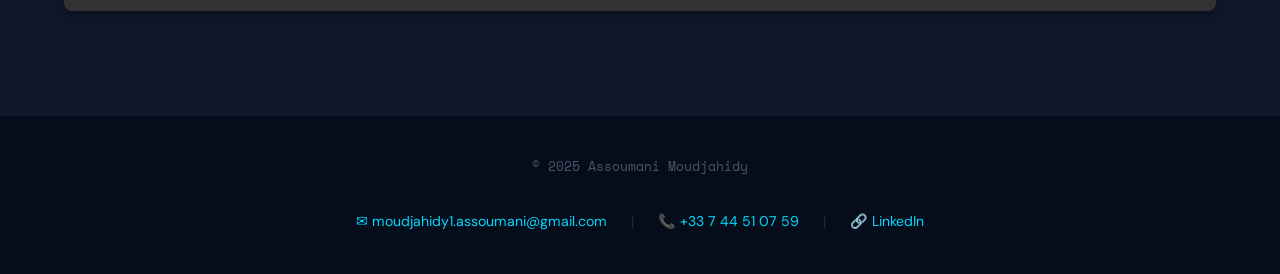
<file: doc-m2l.html>
<!DOCTYPE html>
<html lang="fr">
<head>
    <meta charset="UTF-8">
    <meta name="viewport" content="width=device-width, initial-scale=1.0">
    <title>Documentation Projet M2L - Assoumani Moudjahidy</title>
    <meta name="description" content="Documentation détaillée du projet Maison des Ligues de Lorraine (M2L) : Plan d'adressage, Schémas, Devis.">
    <link href="https://fonts.googleapis.com/css2?family=Inter:wght@300;400;600;700&display=swap" rel="stylesheet">
    <link rel="stylesheet" href="css/styles.css">
    <link rel="stylesheet" href="css/documentation.css"> 
    <link rel="icon" href="favicon.ico" type="image/x-icon">
</head>
<body class="dark-page-body">
    <header class="site-header">
        <div class="container">
            <h1><a href="index.html">Assoumani M. | Portfolio</a></h1>
            <nav aria-label="Menu principal">
                <ul>
                    <li><a href="index.html">Accueil</a></li>
                    <li><a href="projets.html">Projets</a></li>
                    <li><a href="experience.html">Expériences</a></li>
                    <li><a href="documentation.html">Documentation</a></li>
                    <li><a href="veille.html">Ma Veille</a></li>
                </ul>
            </nav>
        </div>
    </header>

    <main>
        <section class="page-header dark-bg">
            <div class="container">
                <h2>- Documentation Projet M2L -</h2>
                <p>Cahier des Charges, Plan d'adressage, Devis et Schémas de câblage.</p>
            </div>
        </section>

        <section class="container" aria-labelledby="m2l-docs-list">
            <h3 id="m2l-docs-list" class="center-text">- Documents du Projet -</h3>
            
            <p class="center-text">Cliquez sur le titre d'un document PDF pour l'afficher ci-dessous. Les schémas (images PNG) s'ouvrent dans une nouvelle fenêtre.</p>

            <div class="doc-list">
                <div class="document-item-title">
                    <h4>Rapport / Cahier des Charges du Projet (PDF)</h4>
                    <div class="document-actions">
                        <a href="#doc-viewer" onclick="document.getElementById('doc-viewer-object').data='assets/docs/m2l/rapport_m2l.pdf'" class="button secondary-button">Ouvrir</a>
                        <a href="assets/docs/m2l/rapport_m2l.pdf" download="M2L_Cahier_des_Charges.pdf" class="button download-button">Télécharger (PDF)</a>
                    </div>
                </div>
                
                <div class="document-item-title">
                    <h4>Plan d'Adressage IP (PDF)</h4>
                    <div class="document-actions">
                        <a href="#doc-viewer" onclick="document.getElementById('doc-viewer-object').data='assets/docs/m2l/plan_adressage.pdf'" class="button secondary-button">Ouvrir</a>
                        <a href="assets/docs/m2l/plan_adressage.pdf" download="M2L_Plan_Adressage.pdf" class="button download-button">Télécharger (PDF)</a>
                    </div>
                </div>

                <div class="document-item-title">
                    <h4>Devis et Équipements utilisés (PDF)</h4>
                    <div class="document-actions">
                        <a href="#doc-viewer" onclick="document.getElementById('doc-viewer-object').data='assets/docs/m2l/devis_equipements.pdf'" class="button secondary-button">Ouvrir</a>
                        <a href="assets/docs/m2l/devis_equipements.pdf" download="M2L_Devis_Equipements.pdf" class="button download-button">Télécharger (PDF)</a>
                    </div>
                </div>

                <div class="document-item-title">
                    <h4>Schéma de Câblage pour un Étage (Image)</h4>
                    <div class="document-actions">
                        <a href="assets/docs/m2l/schema.png" target="_blank" class="button secondary-button">Ouvrir (Nouvelle fenêtre)</a>
                        <a href="assets/docs/m2l/schema.png" download="M2L_Schema_Cablage.png" class="button download-button">Télécharger (PNG)</a>
                    </div>
                </div>
            </div>
            
            <h3 id="doc-viewer" class="center-text" style="margin-top: 50px; color: var(--text-white);">Visualiseur de Document</h3>
            <div class="doc-embed-container">
                <object id="doc-viewer-object" data="" type="application/pdf" width="100%" height="800px" aria-label="Visualiseur du document sélectionné">
                    <p style="color: var(--text-secondary); text-align: center;">Sélectionnez un document PDF ci-dessus pour l'afficher ici. Les schémas s'ouvrent dans une nouvelle fenêtre.</p>
                </object>
            </div>
        </section>
    </main>

    <footer class="site-footer">
        <div class="container">
            <p style="color:var(--text-muted);font-family:var(--font-mono);font-size:0.8rem;">&copy; 2025 Assoumani Moudjahidy</p>
            <div class="footer-links">
                <a href="mailto:moudjahidy1.assoumani@gmail.com">✉ moudjahidy1.assoumani@gmail.com</a>
                <span class="footer-divider">|</span>
                <a href="tel:+33744510759">📞 +33 7 44 51 07 59</a>
                <span class="footer-divider">|</span>
                <a href="https://linkedin.com/in/moudjahidy-ass" target="_blank" rel="noopener noreferrer">🔗 LinkedIn</a>
            </div>
        </div>
    </footer>

    <a href="#" class="back-to-top" aria-label="Retour en haut de page">↑</a>
    <button class="theme-toggle" id="themeToggle" aria-label="Basculer thème" title="Thème clair / sombre">🌙</button>
    <script>
        (function() {
            var root = document.documentElement;
            var btn  = document.getElementById('themeToggle');
            var saved = localStorage.getItem('am-theme') || 'dark';
            root.setAttribute('data-theme', saved);
            btn.textContent = saved === 'dark' ? '☀️' : '🌙';
            btn.addEventListener('click', function() {
                var next = root.getAttribute('data-theme') === 'dark' ? 'light' : 'dark';
                root.setAttribute('data-theme', next);
                localStorage.setItem('am-theme', next);
                btn.textContent = next === 'dark' ? '☀️' : '🌙';
            });
        })();
    </script>
</body>
</html>
</file>
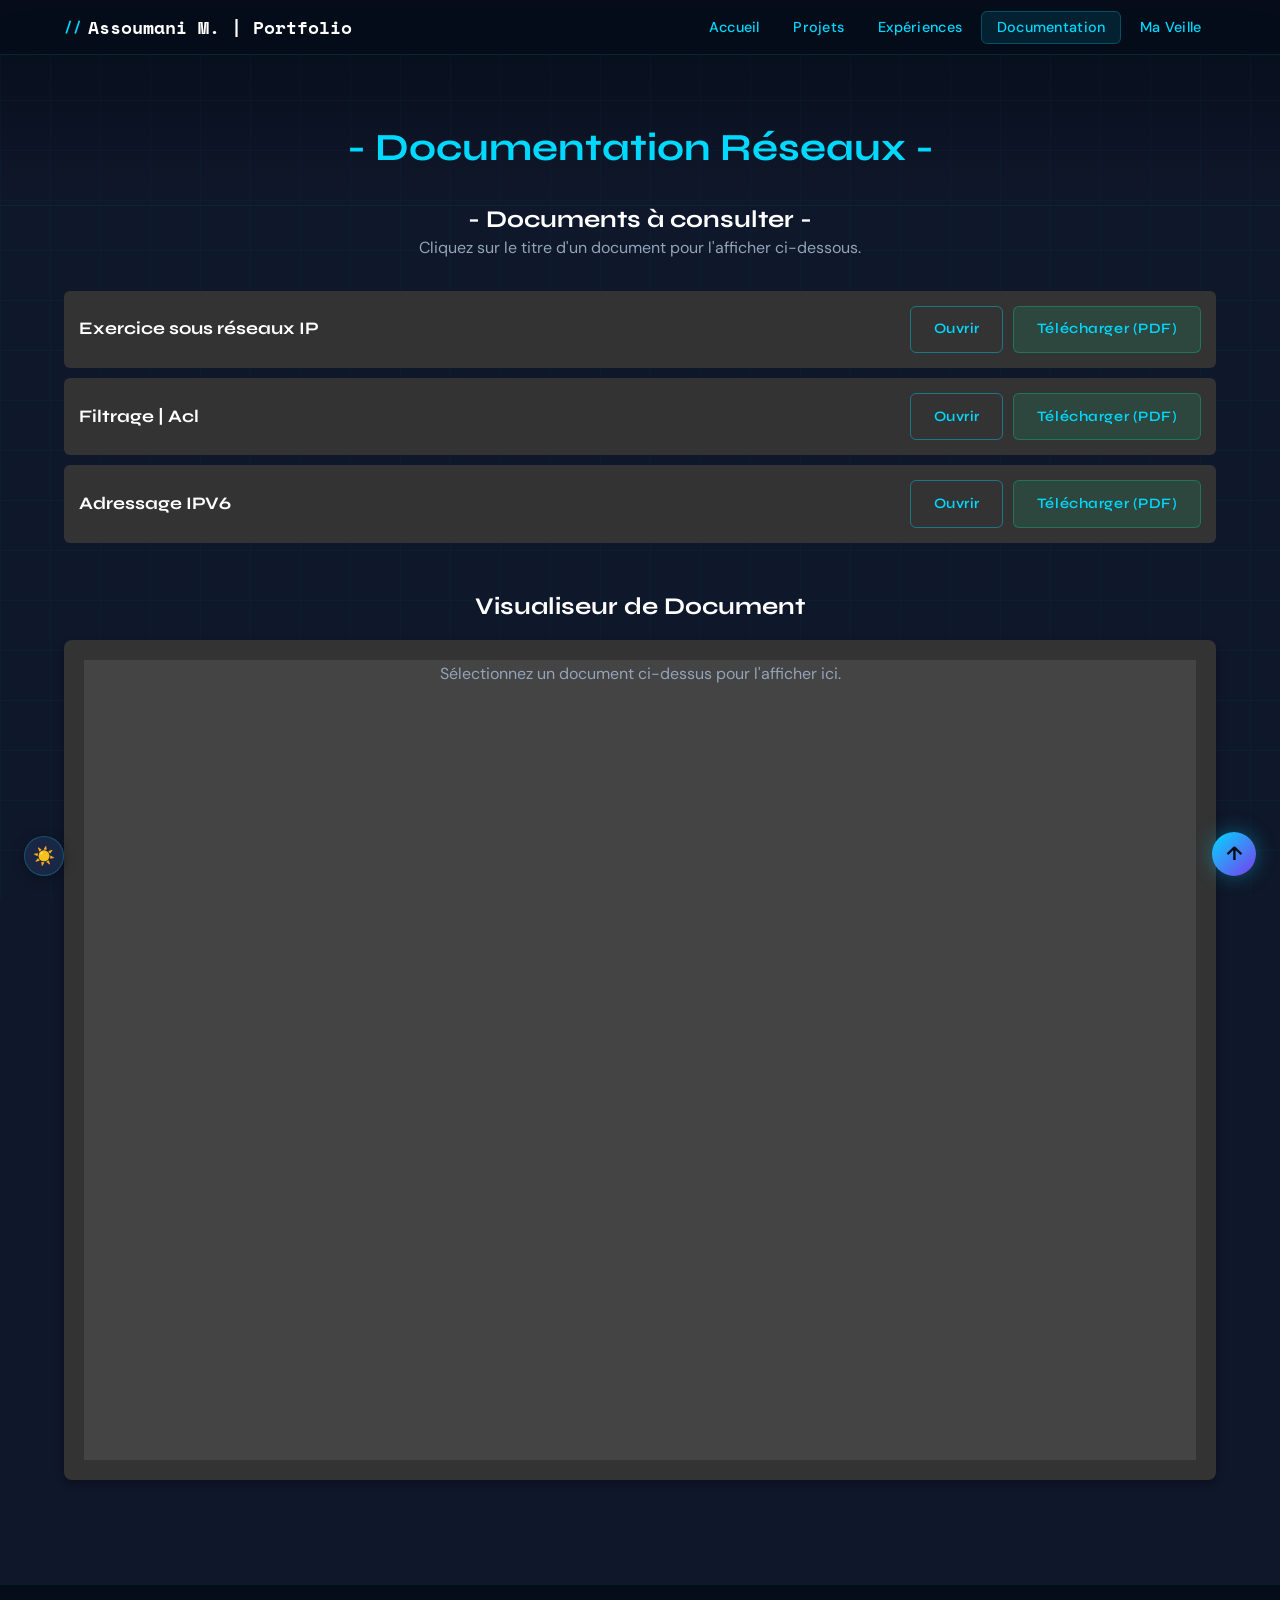
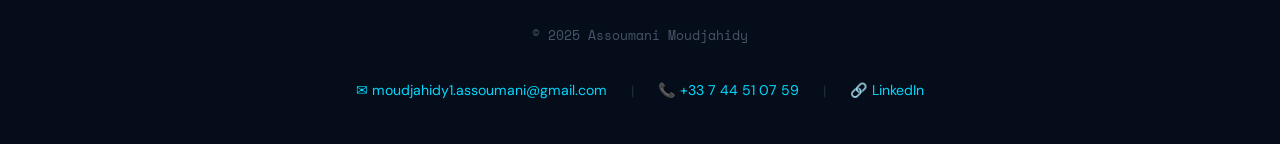
<file: doc-reseaux.html>
<!DOCTYPE html>
<html lang="fr">
<head>
    <meta charset="UTF-8">
    <meta name="viewport" content="width=device-width, initial-scale=1.0">
    <title>Documentation Réseaux - Assoumani Moudjahidy</title>
    <meta name="description" content="Documents théoriques et exercices pratiques sur les concepts fondamentaux des réseaux.">
    <link href="https://fonts.googleapis.com/css2?family=Inter:wght@300;400;600;700&display=swap" rel="stylesheet">
    <link rel="stylesheet" href="css/styles.css">
    <link rel="stylesheet" href="css/documentation.css">
    <link rel="icon" href="favicon.ico" type="image/x-icon">
</head>
<body class="dark-page-body">
    <header class="site-header">
        <div class="container">
            <h1><a href="index.html">Assoumani M. | Portfolio</a></h1>
            <nav aria-label="Menu principal">
                <ul>
                    <li><a href="index.html">Accueil</a></li>
                    <li><a href="projets.html">Projets</a></li>
                    <li><a href="experience.html">Expériences</a></li>
                    <li><a href="documentation.html" aria-current="page">Documentation</a></li>
                    <li><a href="veille.html">Ma Veille</a></li>
                </ul>
            </nav>
        </div>
    </header>

    <main>
        <section class="page-header dark-bg">
            <div class="container">
                <h2>- Documentation Réseaux -</h2>
            </div>
        </section>

        <section class="container" aria-labelledby="reseaux-docs-list">
            <h3 id="reseaux-docs-list" class="center-text">- Documents à consulter -</h3>
            
            <p class="center-text">Cliquez sur le titre d'un document pour l'afficher ci-dessous.</p>

            <div class="doc-list">
                <div class="document-item-title">
                    <h4>Exercice sous réseaux IP</h4>
                    <div class="document-actions">
                        <a href="#doc-viewer" onclick="document.getElementById('doc-viewer-object').data='assets/docs/reseaux/exercice_ip.pdf'" class="button secondary-button">Ouvrir</a>
                        <a href="assets/docs/reseaux/exercice_ip.pdf" download="Reseaux_Exercices_IP.pdf" class="button download-button">Télécharger (PDF)</a>
                    </div>
                </div>
                <div class="document-item-title">
                    <h4>Filtrage | Acl</h4>
                    <div class="document-actions">
                        <a href="#doc-viewer" onclick="document.getElementById('doc-viewer-object').data='assets/docs/reseaux/filtrage_acl.pdf'" class="button secondary-button">Ouvrir</a>
                        <a href="assets/docs/reseaux/filtrage_acl.pdf" download="Reseaux_Filtrage_ACL.pdf" class="button download-button">Télécharger (PDF)</a>
                    </div>
                </div>
                <div class="document-item-title">
                    <h4>Adressage IPV6</h4>
                    <div class="document-actions">
                        <a href="#doc-viewer" onclick="document.getElementById('doc-viewer-object').data='assets/docs/reseaux/adressage_ipv6.pdf'" class="button secondary-button">Ouvrir</a>
                        <a href="assets/docs/reseaux/adressage_ipv6.pdf" download="Reseaux_Adressage_IPV6.pdf" class="button download-button">Télécharger (PDF)</a>
                    </div>
                </div>
            </div>

            <h3 id="doc-viewer" class="center-text" style="margin-top: 50px; color: var(--text-white);">Visualiseur de Document</h3>
            <div class="doc-embed-container">
                <object id="doc-viewer-object" data="" type="application/pdf" width="100%" height="800px" aria-label="Visualiseur du document sélectionné">
                    <p style="color: var(--text-secondary); text-align: center;">Sélectionnez un document ci-dessus pour l'afficher ici.</p>
                </object>
            </div>
        </section>
    </main>

    <footer class="site-footer">
        <div class="container">
            <p style="color:var(--text-muted);font-family:var(--font-mono);font-size:0.8rem;">&copy; 2025 Assoumani Moudjahidy</p>
            <div class="footer-links">
                <a href="mailto:moudjahidy1.assoumani@gmail.com">✉ moudjahidy1.assoumani@gmail.com</a>
                <span class="footer-divider">|</span>
                <a href="tel:+33744510759">📞 +33 7 44 51 07 59</a>
                <span class="footer-divider">|</span>
                <a href="https://linkedin.com/in/moudjahidy-ass" target="_blank" rel="noopener noreferrer">🔗 LinkedIn</a>
            </div>
        </div>
    </footer>

    <a href="#" class="back-to-top" aria-label="Retour en haut de page">↑</a>
    <button class="theme-toggle" id="themeToggle" aria-label="Basculer thème" title="Thème clair / sombre">🌙</button>
    <script>
        (function() {
            var root = document.documentElement;
            var btn  = document.getElementById('themeToggle');
            var saved = localStorage.getItem('am-theme') || 'dark';
            root.setAttribute('data-theme', saved);
            btn.textContent = saved === 'dark' ? '☀️' : '🌙';
            btn.addEventListener('click', function() {
                var next = root.getAttribute('data-theme') === 'dark' ? 'light' : 'dark';
                root.setAttribute('data-theme', next);
                localStorage.setItem('am-theme', next);
                btn.textContent = next === 'dark' ? '☀️' : '🌙';
            });
        })();
    </script>
</body>
</html>
</file>
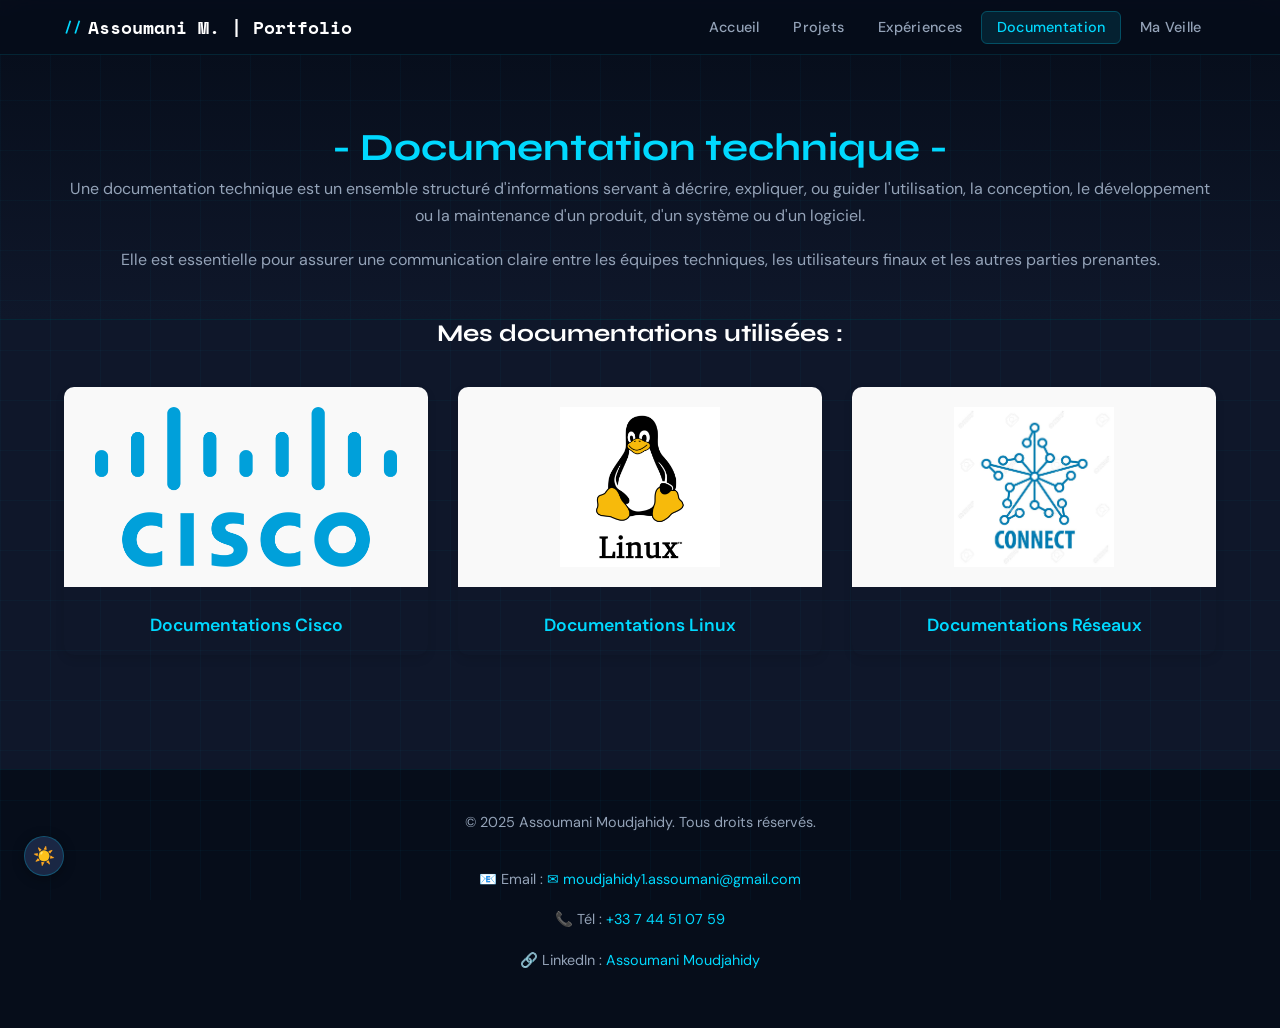
<file: documentation.html>
<!DOCTYPE html>
<html lang="fr">
<head>
    <meta charset="UTF-8">
    <meta name="viewport" content="width=device-width, initial-scale=1.0">
    <title>Documentation Technique - Assoumani Moudjahidy</title>
    <meta name="description" content="Bibliothèque de documentation technique organisée par catégories : Cisco, Linux et Réseaux.">
    <link href="https://fonts.googleapis.com/css2?family=Inter:wght@300;400;600;700&display=swap" rel="stylesheet">
    <link rel="stylesheet" href="css/styles.css">
    <link rel="stylesheet" href="css/documentation.css">
    <link rel="icon" href="favicon.ico" type="image/x-icon">
</head>
<body>
    <header class="site-header">
        <div class="container">
            <h1><a href="index.html">Assoumani M. | Portfolio</a></h1>
            <nav aria-label="Menu principal">
                <ul>
                    <li><a href="index.html">Accueil</a></li>
                    <li><a href="projets.html">Projets</a></li>
                    <li><a href="experience.html">Expériences</a></li>
                    <li><a href="documentation.html" aria-current="page">Documentation</a></li>
                    <li><a href="veille.html">Ma Veille</a></li>
                </ul>
            </nav>
        </div>
    </header>

    <main>
        <section class="page-header dark-bg">
            <div class="container">
                <h2>- Documentation technique -</h2>
                <p>Une documentation technique est un ensemble structuré d'informations servant à décrire, expliquer, ou guider l'utilisation, la conception, le développement ou la maintenance d'un produit, d'un système ou d'un logiciel.</p>
                <p>Elle est essentielle pour assurer une communication claire entre les équipes techniques, les utilisateurs finaux et les autres parties prenantes.</p>
            </div>
        </section>

        <section class="container" aria-labelledby="mes-docs">
            <h3 id="mes-docs" class="center-text">Mes documentations utilisées :</h3>
            
            <div class="category-gallery">
                <a href="doc-cisco.html" class="category-card" aria-label="Voir les documentations Cisco">
                    <figure>
                        <img src="assets/images/logo_cisco.png" alt="Logo de Cisco"> 
                        <figcaption>Documentations Cisco</figcaption>
                    </figure>
                </a>
                <a href="doc-linux.html" class="category-card" aria-label="Voir les documentations Linux">
                    <figure>
                        <img src="assets/images/logo_linux.png" alt="Logo Linux">
                        <figcaption>Documentations Linux</figcaption>
                    </figure>
                </a>
                <a href="doc-reseaux.html" class="category-card" aria-label="Voir les documentations Réseaux">
                    <figure>
                        <img src="assets/images/logo_reseau.png" alt="Icône d'un écran avec un réseau">
                        <figcaption>Documentations Réseaux</figcaption>
                    </figure>
                </a>
            </div>

        </section>
    </main>

    <footer class="site-footer">
        <div class="container">
            <p>&copy; 2025 Assoumani Moudjahidy. Tous droits réservés.</p>
            <div class="contact-info">
                <p>📧 Email : <a href="mailto:moudjahidy1.assoumani@gmail.com">✉ moudjahidy1.assoumani@gmail.com</a></p>
                <p>📞 Tél : <a href="tel:+33744510759">+33 7 44 51 07 59</a></p>
                <p>🔗 LinkedIn : <a href="https://linkedin.com/in/moudjahidy-ass" target="_blank" rel="noopener noreferrer">Assoumani Moudjahidy</a></p>
            </div>
        </div>
    </footer>

  <button class="theme-toggle" id="themeToggle" aria-label="Basculer thème" title="Thème clair / sombre">🌙</button>
  <script>
    (function() {
      var root = document.documentElement;
      var btn  = document.getElementById('themeToggle');
      var saved = localStorage.getItem('am-theme') || 'dark';
      root.setAttribute('data-theme', saved);
      btn.textContent = saved === 'dark' ? '☀️' : '🌙';
      btn.addEventListener('click', function() {
        var next = root.getAttribute('data-theme') === 'dark' ? 'light' : 'dark';
        root.setAttribute('data-theme', next);
        localStorage.setItem('am-theme', next);
        btn.textContent = next === 'dark' ? '☀️' : '🌙';
      });
    })();
  </script>
</body>
</html>
</file>
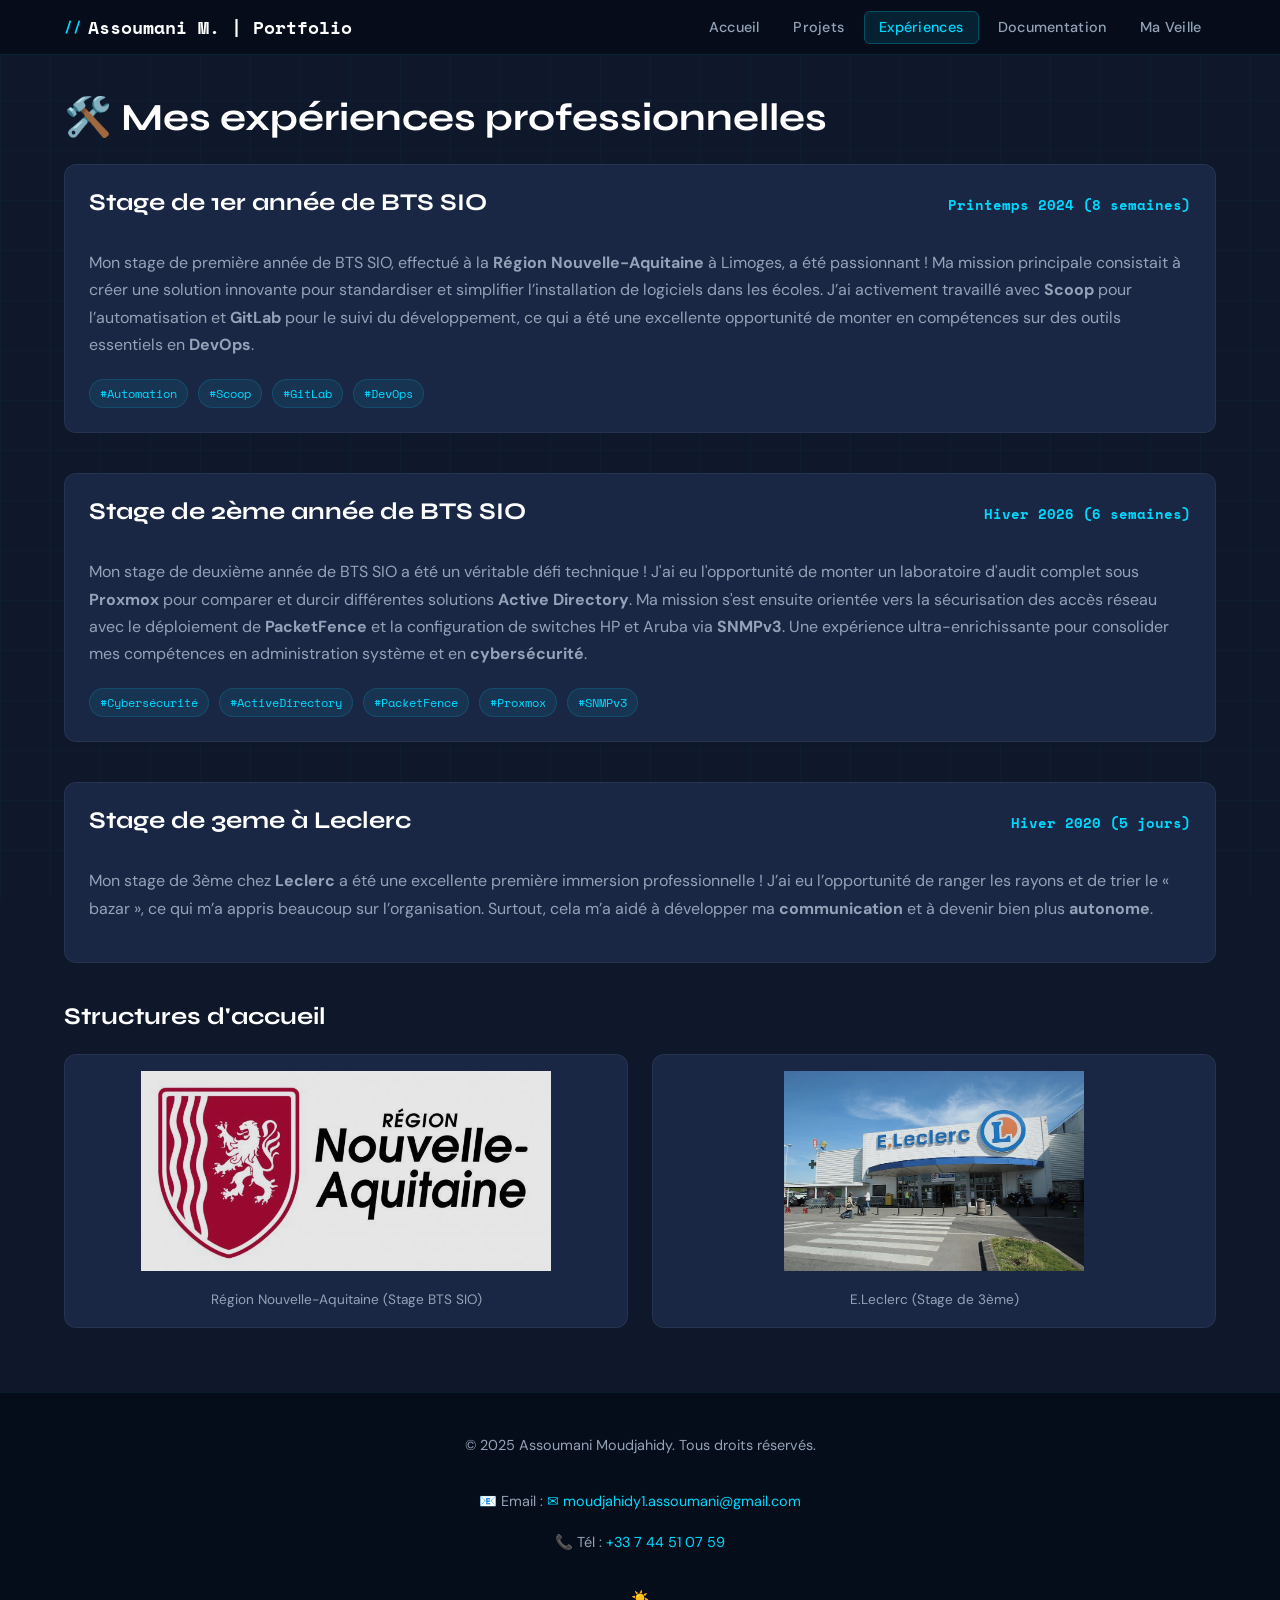
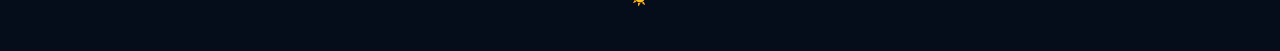
<file: experience.html>
<!DOCTYPE html>
<html lang="fr">
<head>
    <meta charset="UTF-8">
    <meta name="viewport" content="width=device-width, initial-scale=1.0">
    <title>Expériences Professionnelles - Assoumani Moudjahidy</title>
    <meta name="description" content="Stages et expériences professionnelles d'Assoumani Moudjahidy (Leclerc, Région Nouvelle-Aquitaine).">
    <link href="https://fonts.googleapis.com/css2?family=Inter:wght@300;400;600;700&display=swap" rel="stylesheet">
    <link rel="stylesheet" href="css/styles.css">
    <link rel="icon" href="favicon.ico" type="image/x-icon">
</head>
<body>
    <header class="site-header">
        <div class="container">
            <h1><a href="index.html">Assoumani M. | Portfolio</a></h1>
            <nav aria-label="Menu principal">
                <ul>
                    <li><a href="index.html">Accueil</a></li>
                    <li><a href="projets.html">Projets</a></li>
                    <li><a href="experience.html" aria-current="page">Expériences</a></li>
                    <li><a href="documentation.html">Documentation</a></li>
                    <li><a href="veille.html">Ma Veille</a></li>
                </ul>
            </nav>
        </div>
    </header>

    <main class="container">
        <h2>🛠️ Mes expériences professionnelles</h2>

        <article class="experience-card" aria-labelledby="stage-bts-title">
            <header>
                <h3 id="stage-bts-title">Stage de 1er année de BTS SIO</h3>
                <p class="experience-date">Printemps 2024 (8 semaines)</p>
            </header>
            <div class="experience-content">
                <p>Mon stage de première année de BTS SIO, effectué à la <strong>Région Nouvelle-Aquitaine</strong> à Limoges, a été passionnant ! Ma mission principale consistait à créer une solution innovante pour standardiser et simplifier l’installation de logiciels dans les écoles. J’ai activement travaillé avec <strong>Scoop</strong> pour l’automatisation et <strong>GitLab</strong> pour le suivi du développement, ce qui a été une excellente opportunité de monter en compétences sur des outils essentiels en <strong>DevOps</strong>.</p>
                <div class="experience-keywords">
                    <span>#Automation</span>
                    <span>#Scoop</span>
                    <span>#GitLab</span>
                    <span>#DevOps</span>
                </div>
            </div>
        </article>

        <article class="experience-card" aria-labelledby="stage-bts2-title">
            <header>
                <h3 id="stage-bts2-title">Stage de 2ème année de BTS SIO</h3>
                <p class="experience-date">Hiver 2026 (6 semaines)</p>
            </header>
            <div class="experience-content">
                <p>Mon stage de deuxième année de BTS SIO a été un véritable défi technique ! J'ai eu l'opportunité de monter un laboratoire d'audit complet sous <strong>Proxmox</strong> pour comparer et durcir différentes solutions <strong>Active Directory</strong>. Ma mission s'est ensuite orientée vers la sécurisation des accès réseau avec le déploiement de <strong>PacketFence</strong> et la configuration de switches HP et Aruba via <strong>SNMPv3</strong>. Une expérience ultra-enrichissante pour consolider mes compétences en administration système et en <strong>cybersécurité</strong>.</p>
                <div class="experience-keywords">
                    <span>#Cybersécurité</span>
                    <span>#ActiveDirectory</span>
                    <span>#PacketFence</span>
                    <span>#Proxmox</span>
                    <span>#SNMPv3</span>
                </div>
            </div>
        </article>

        <article class="experience-card" aria-labelledby="stage-leclerc-title">
            <header>
                <h3 id="stage-leclerc-title">Stage de 3eme à Leclerc</h3>
                <p class="experience-date">Hiver 2020 (5 jours)</p>
            </header>
            <div class="experience-content">
                <p>Mon stage de 3ème chez <strong>Leclerc</strong> a été une excellente première immersion professionnelle ! J’ai eu l’opportunité de ranger les rayons et de trier le « bazar », ce qui m’a appris beaucoup sur l’organisation. Surtout, cela m’a aidé à développer ma <strong>communication</strong> et à devenir bien plus <strong>autonome</strong>.</p>
            </div>
        </article>

        <section class="gallery-section" aria-labelledby="gallery-title">
            <h3 id="gallery-title">Structures d'accueil</h3>
            <div class="image-gallery">
                <figure>
                    <img src="assets/images/region_na.jpg" alt="Logo de la Région Nouvelle-Aquitaine" loading="lazy">
                    <figcaption>Région Nouvelle-Aquitaine (Stage BTS SIO)</figcaption>
                </figure>
                <figure>
                    <img src="assets/images/stage_leclerc.jpg" alt="Façade du magasin Leclerc" loading="lazy">
                    <figcaption>E.Leclerc (Stage de 3ème)</figcaption>
                </figure>
            </div>
        </section>

    </main>

    <footer class="site-footer">
        <div class="container">
            <p>&copy; 2025 Assoumani Moudjahidy. Tous droits réservés.</p>
            <div class="contact-info">
                <p>📧 Email : <a href="mailto:moudjahidy1.assoumani@gmail.com">✉ moudjahidy1.assoumani@gmail.com</a></p>
                <p>📞 Tél : <a href="tel:+33600000000">+33 7 44 51 07 59</a></p>
            </div>
            <a href="#
  <!-- Bouton thème clair/sombre -->
  <script>
    (function() {
      var btn = document.getElementById('themeToggle');
      var saved = localStorage.getItem('theme') || 'dark';
      document.documentElement.setAttribute('data-theme', saved);
      btn.textContent = saved === 'dark' ? '☀️' : '🌙';
      btn.addEventListener('click', function() {
        var current = document.documentElement.getAttribute('data-theme');
  <!-- ===== BOUTON THÈME ===== -->
  <button class="theme-toggle" id="themeToggle" aria-label="Basculer thème" title="Thème clair / sombre">🌙</button>
  <script>
    (function() {
      var root = document.documentElement;
      var btn  = document.getElementById('themeToggle');
      var saved = localStorage.getItem('am-theme') || 'dark';
      root.setAttribute('data-theme', saved);
      btn.textContent = saved === 'dark' ? '☀️' : '🌙';
      btn.addEventListener('click', function() {
        var next = root.getAttribute('data-theme') === 'dark' ? 'light' : 'dark';
        root.setAttribute('data-theme', next);
        localStorage.setItem('am-theme', next);
        btn.textContent = next === 'dark' ? '☀️' : '🌙';
      });
    })();
  </script>
</body>
</html>
</file>
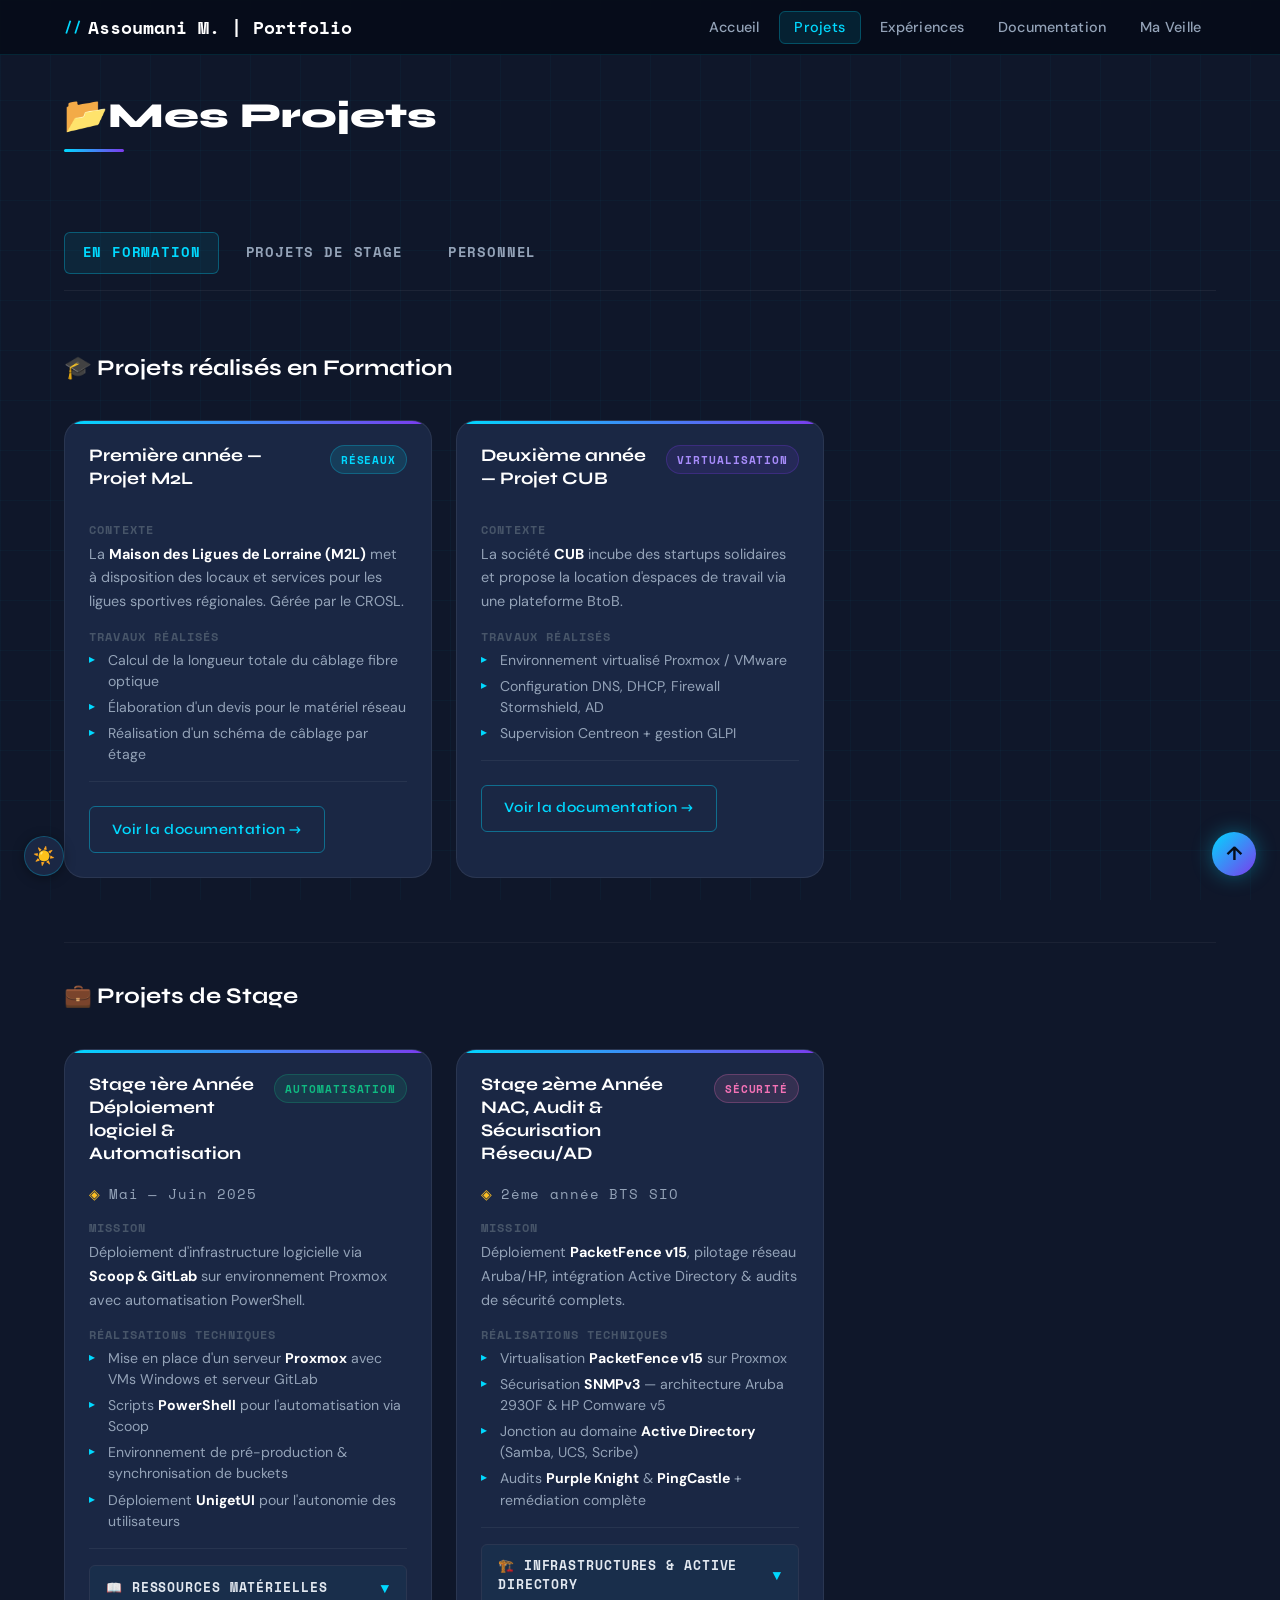
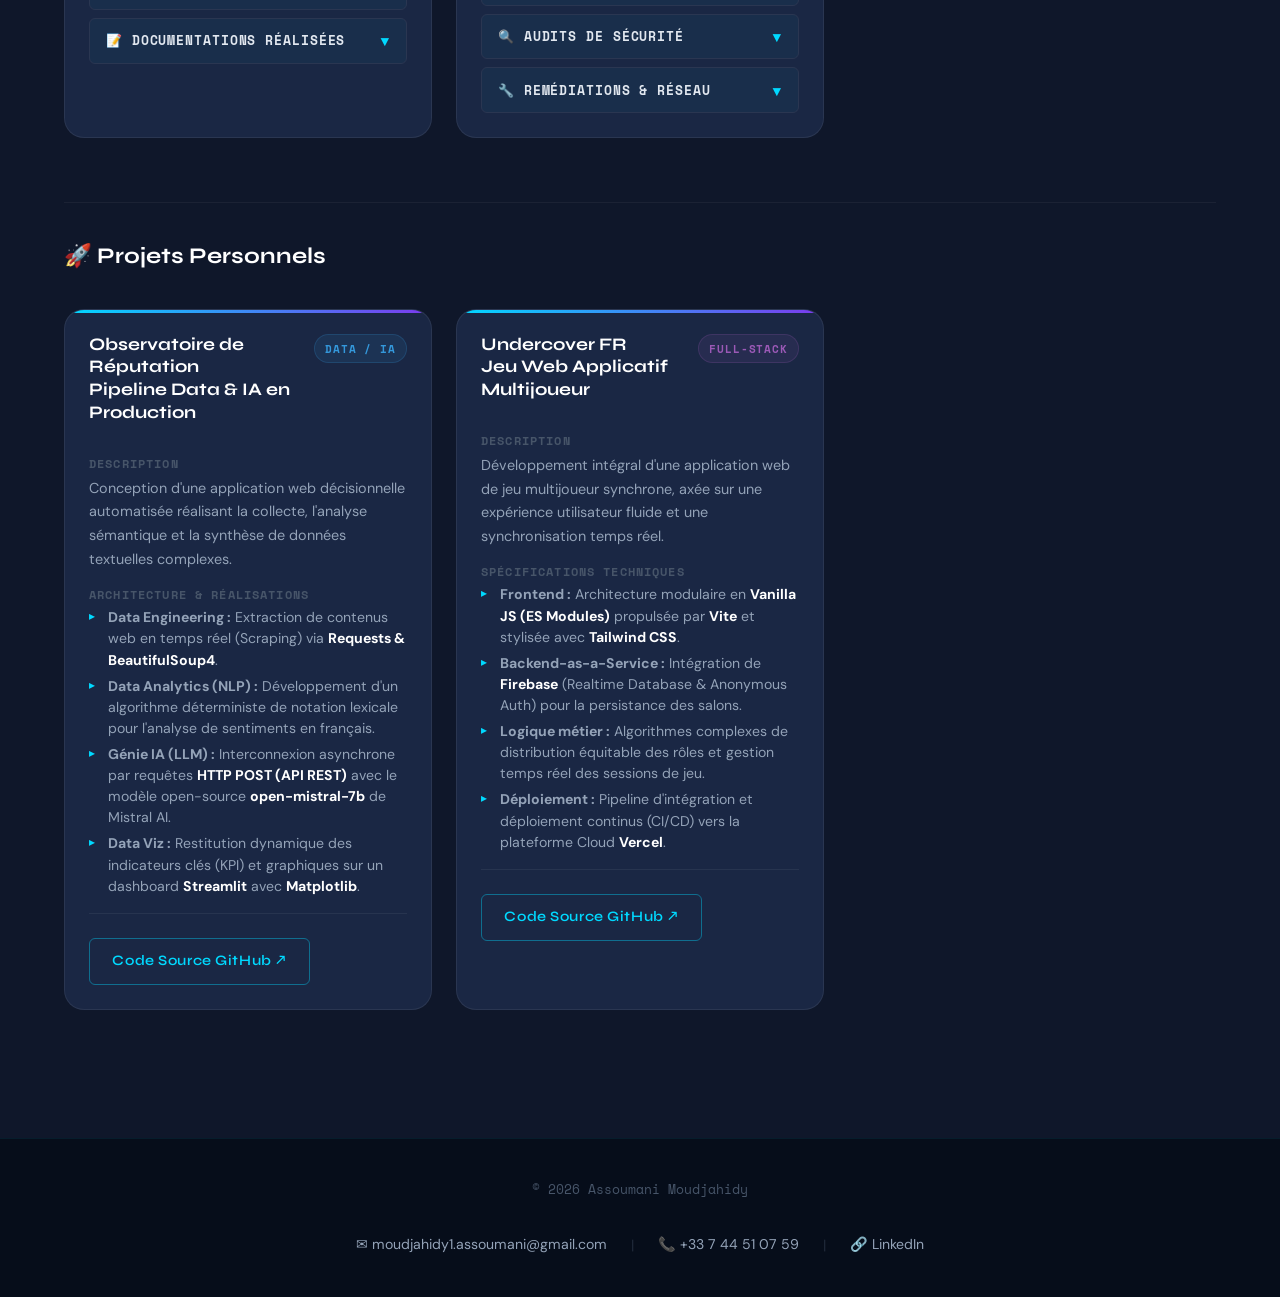
<file: projets.html>
<!DOCTYPE html>
<html lang="fr">
<head>
  <meta charset="UTF-8">
  <meta name="viewport" content="width=device-width, initial-scale=1.0">
  <title>Projets — Assoumani Moudjahidy</title>
  <meta name="description" content="Projets en formation (M2L, CUB) et stages professionnels de Assoumani Moudjahidy — BTS SIO SISR.">
  <link href="https://fonts.googleapis.com/css2?family=Syne:wght@400;600;700;800&family=Space+Mono:wght@400;700&family=DM+Sans:wght@300;400;500;600&display=swap" rel="stylesheet">
  <link rel="stylesheet" href="css/styles.css">
  <link rel="stylesheet" href="css/projets.css">
</head>
<body>

  <header class="site-header">
    <div class="container">
      <h1><a href="index.html">Assoumani M. | Portfolio</a></h1>
      <nav aria-label="Menu principal">
        <ul>
          <li><a href="index.html">Accueil</a></li>
          <li><a href="projets.html" aria-current="page">Projets</a></li>
          <li><a href="experience.html">Expériences</a></li>
          <li><a href="documentation.html">Documentation</a></li>
          <li><a href="veille.html">Ma Veille</a></li>
        </ul>
      </nav>
    </div>
  </header>

  <main>
    <div class="container">

      <h2 class="section-heading" style="margin-top: 0">
        <span class="emoji-prefix">📂</span>Mes Projets
      </h2>

      <nav class="project-tabs" aria-label="Catégories de projets">
        <a href="#en-formation" class="tab-link active">En Formation</a>
        <a href="#projets-stage" class="tab-link">Projets de Stage</a>
        <a href="#personnel" class="tab-link">Personnel</a>
      </nav>

      <!-- SECTIONS : FORMATION -->
      <section id="en-formation" class="project-category" aria-labelledby="formation-title">
        <h3 id="formation-title">🎓 Projets réalisés en Formation</h3>

        <div class="project-grid">

          <article class="project-card">
            <header>
              <h4>Première année — Projet M2L</h4>
              <span class="project-tag reseaux">Réseaux</span>
            </header>
            <div class="project-content">
              <h5>Contexte</h5>
              <p>La <strong style="color:var(--text-white)">Maison des Ligues de Lorraine (M2L)</strong> met à disposition des locaux et services pour les ligues sportives régionales. Gérée par le CROSL.</p>
              <h5>Travaux réalisés</h5>
              <ul>
                <li>Calcul de la longueur totale du câblage fibre optique</li>
                <li>Élaboration d'un devis pour le matériel réseau</li>
                <li>Réalisation d'un schéma de câblage par étage</li>
              </ul>
              <hr class="card-divider">
              <div class="project-actions">
                <a href="doc-m2l.html" class="button secondary-button">Voir la documentation →</a>
              </div>
            </div>
          </article>

          <article class="project-card">
            <header>
              <h4>Deuxième année — Projet CUB</h4>
              <span class="project-tag systemes">Virtualisation</span>
            </header>
            <div class="project-content">
              <h5>Contexte</h5>
              <p>La société <strong style="color:var(--text-white)">CUB</strong> incube des startups solidaires et propose la location d'espaces de travail via une plateforme BtoB.</p>
              <h5>Travaux réalisés</h5>
              <ul>
                <li>Environnement virtualisé Proxmox / VMware</li>
                <li>Configuration DNS, DHCP, Firewall Stormshield, AD</li>
                <li>Supervision Centreon + gestion GLPI</li>
              </ul>
              <hr class="card-divider">
              <div class="project-actions">
                <a href="doc-cub.html" class="button secondary-button">Voir la documentation →</a>
              </div>
            </div>
          </article>

        </div>
      </section>

      <!-- SECTIONS : STAGES -->
      <section id="projets-stage" class="project-category" aria-labelledby="stage-title">
        <h3 id="stage-title">💼 Projets de Stage</h3>

        <div class="project-grid">

          <article class="project-card" style="--card-accent: var(--neon-emerald);">
            <header>
              <h4>Stage 1ère Année<br>Déploiement logiciel &amp; Automatisation</h4>
              <span class="project-tag auto">Automatisation</span>
            </header>
            <div class="project-content">
              <p class="stage-period">Mai — Juin 2025</p>
              <h5>Mission</h5>
              <p>Déploiement d'infrastructure logicielle via <strong style="color:var(--text-white)">Scoop &amp; GitLab</strong> sur environnement Proxmox avec automatisation PowerShell.</p>

              <h5>Réalisations techniques</h5>
              <ul>
                <li>Mise en place d'un serveur <strong style="color:var(--text-white)">Proxmox</strong> avec VMs Windows et serveur GitLab</li>
                <li>Scripts <strong style="color:var(--text-white)">PowerShell</strong> pour l'automatisation via Scoop</li>
                <li>Environnement de pré-production &amp; synchronisation de buckets</li>
                <li>Déploiement <strong style="color:var(--text-white)">UnigetUI</strong> pour l'autonomie des utilisateurs</li>
              </ul>

              <hr class="card-divider">

              <div class="docs-accordion">
                <div class="accordion-group">
                  <button class="accordion-trigger" aria-expanded="false" onclick="toggleAccordion(this)">
                    📖 Ressources matérielles <span class="accordion-icon">▼</span>
                  </button>
                  <div class="accordion-content">
                    <ul class="pdf-list">
                      <li><a href="assets/docs/stage1/os6250_aos_6.6.3_r01_hardware_users_guide.pdf" target="_blank"><span class="pdf-icon">📄</span>Guide matériel — Alcatel OS6250</a></li>
                      <li><a href="assets/docs/stage1/reinitialisation_d_un_switch_alcatel-lucent_os6250-24.pdf" target="_blank"><span class="pdf-icon">📄</span>Réinitialisation switch Alcatel OS6250</a></li>
                    </ul>
                  </div>
                </div>

                <div class="accordion-group">
                  <button class="accordion-trigger" aria-expanded="false" onclick="toggleAccordion(this)">
                    📝 Documentations réalisées <span class="accordion-icon">▼</span>
                  </button>
                  <div class="accordion-content">
                    <ul class="pdf-list">
                      <li><a href="assets/docs/stage1/installation_de_proxmox.pdf" target="_blank"><span class="pdf-icon">📄</span>Installation de Proxmox</a></li>
                      <li><a href="assets/docs/stage1/creation-dun-serveur-gitlab.pdf" target="_blank"><span class="pdf-icon">📄</span>Création d'un serveur GitLab</a></li>
                      <li><a href="assets/docs/stage1/creation_d_un_projet_sur_gitlab.pdf" target="_blank"><span class="pdf-icon">📄</span>Création d'un projet sur GitLab</a></li>
                      <li><a href="assets/docs/stage1/installation_et_configuration_de_certificats_ssl_avec.pdf" target="_blank"><span class="pdf-icon">📄</span>Configuration de certificats SSL</a></li>
                      <li><a href="assets/docs/stage1/realisation_de_l_automatisation.pdf" target="_blank"><span class="pdf-icon">📄</span>Réalisation de l'automatisation</a></li>
                      <li><a href="assets/docs/stage1/scoop_annexe.pdf" target="_blank"><span class="pdf-icon">📄</span>Scoop — Annexe</a></li>
                    </ul>
                  </div>
                </div>
              </div>
            </div>
          </article>

          <article class="project-card">
            <header>
              <h4>Stage 2ème Année<br>NAC, Audit &amp; Sécurisation Réseau/AD</h4>
              <span class="project-tag securite">Sécurité</span>
            </header>
            <div class="project-content">
              <p class="stage-period" style="--dot-color: var(--neon-pink)">2ème année BTS SIO</p>
              <h5>Mission</h5>
              <p>Déploiement <strong style="color:var(--text-white)">PacketFence v15</strong>, pilotage réseau Aruba/HP, intégration Active Directory &amp; audits de sécurité complets.</p>

              <h5>Réalisations techniques</h5>
              <ul>
                <li>Virtualisation <strong style="color:var(--text-white)">PacketFence v15</strong> sur Proxmox</li>
                <li>Sécurisation <strong style="color:var(--text-white)">SNMPv3</strong> — architecture Aruba 2930F &amp; HP Comware v5</li>
                <li>Jonction au domaine <strong style="color:var(--text-white)">Active Directory</strong> (Samba, UCS, Scribe)</li>
                <li>Audits <strong style="color:var(--text-white)">Purple Knight</strong> &amp; <strong style="color:var(--text-white)">PingCastle</strong> + remédiation complète</li>
              </ul>

              <hr class="card-divider">

              <div class="docs-accordion">
                <div class="accordion-group">
                  <button class="accordion-trigger" aria-expanded="false" onclick="toggleAccordion(this)">
                    🏗️ Infrastructures &amp; Active Directory <span class="accordion-icon">▼</span>
                  </button>
                  <div class="accordion-content">
                    <ul class="pdf-list">
                      <li><a href="assets/docs/stage2/mise_au_point_de_proxmox_a_partir_de_debian_13.pdf" target="_blank"><span class="pdf-icon">📄</span>Proxmox — Debian 13</a></li>
                      <li><a href="assets/docs/stage2/montage_d_un_laboratoire_active_directory_sur_proxmox.pdf" target="_blank"><span class="pdf-icon">📄</span>Lab AD sur Proxmox</a></li>
                      <li><a href="assets/docs/stage2/deploiement_d_un_controleur_de_domaine_active_directory_avec_ucs.pdf" target="_blank"><span class="pdf-icon">📄</span>Contrôleur de domaine AD avec UCS</a></li>
                      <li><a href="assets/docs/stage2/documentation_technique_ad_dc_samba_4_sur_lxc_debian_13_1_.pdf" target="_blank"><span class="pdf-icon">📄</span>AD DC Samba 4 sur LXC</a></li>
                      <li><a href="assets/docs/stage2/mise_en_œuvre_de_scribe_ad.pdf" target="_blank"><span class="pdf-icon">📄</span>Mise en œuvre de Scribe-AD</a></li>
                      <li><a href="assets/docs/stage2/mon_guide_gerer_la_cle_ventoy_et_l_espace_proxmox.pdf" target="_blank"><span class="pdf-icon">📄</span>Guide — Ventoy &amp; Proxmox</a></li>
                      <li><a href="assets/docs/stage2/configuration_ad_et_jonction_des_postes_1_.pdf" target="_blank"><span class="pdf-icon">📄</span>Configuration AD et jonction</a></li>
                      <li><a href="assets/docs/stage2/oradad.pdf" target="_blank"><span class="pdf-icon">📄</span>ORADAD</a></li>
                    </ul>
                  </div>
                </div>

                <div class="accordion-group">
                  <button class="accordion-trigger" aria-expanded="false" onclick="toggleAccordion(this)">
                    🔍 Audits de Sécurité <span class="accordion-icon">▼</span>
                  </button>
                  <div class="accordion-content">
                    <ul class="pdf-list">
                      <li><a href="assets/docs/stage2/audit_de_securite_active_directory_avec_purple_knight_samba-ad.pdf" target="_blank"><span class="pdf-icon">📄</span>Audit Purple Knight — Samba</a></li>
                      <li><a href="assets/docs/stage2/audit_de_securite_active_directory_avec_purple_knight_scribe-ad.pdf" target="_blank"><span class="pdf-icon">📄</span>Audit Purple Knight — Scribe</a></li>
                      <li><a href="assets/docs/stage2/audit_de_securite_active_directory_avec_purple_knight_ucs-ad.pdf" target="_blank"><span class="pdf-icon">📄</span>Audit Purple Knight — UCS</a></li>
                      <li><a href="assets/docs/stage2/audit_de_securite_active_directory_avec_purple_knight_win-serv.pdf" target="_blank"><span class="pdf-icon">📄</span>Audit Purple Knight — Windows</a></li>
                      <li><a href="assets/docs/stage2/audit_de_securite_active_directory_samba-ad_avec_pingcastle.pdf" target="_blank"><span class="pdf-icon">📄</span>Audit PingCastle — Samba</a></li>
                      <li><a href="assets/docs/stage2/audit_de_securite_active_directory_scribe-ad_avec_pingcastle.pdf" target="_blank"><span class="pdf-icon">📄</span>Audit PingCastle — Scribe</a></li>
                      <li><a href="assets/docs/stage2/audit_de_securite_active_directory_ucs-ad_avec_pingcastle.pdf" target="_blank"><span class="pdf-icon">📄</span>Audit PingCastle — UCS</a></li>
                      <li><a href="assets/docs/stage2/audit_de_securite_active_directory_win-serv_avec_pingcastle.pdf" target="_blank"><span class="pdf-icon">📄</span>Audit PingCastle — Windows</a></li>
                    </ul>
                  </div>
                </div>

                <div class="accordion-group">
                  <button class="accordion-trigger" aria-expanded="false" onclick="toggleAccordion(this)">
                    🔧 Remédiations &amp; Réseau <span class="accordion-icon">▼</span>
                  </button>
                  <div class="accordion-content">
                    <ul class="pdf-list">
                      <li><a href="assets/docs/stage2/remediation_securisation_de_l_annuaire_lab.local_samba_.pdf" target="_blank"><span class="pdf-icon">📄</span>Remédiation Samba-AD</a></li>
                      <li><a href="assets/docs/stage2/remediation_securisation_de_l_annuaire_lab.local_win_serv_.pdf" target="_blank"><span class="pdf-icon">📄</span>Remédiation Windows Server</a></li>
                      <li><a href="assets/docs/stage2/remediation_securisation_de_l_annuaire_scribe.local.pdf" target="_blank"><span class="pdf-icon">📄</span>Remédiation Scribe-AD</a></li>
                      <li><a href="assets/docs/stage2/remediation_technique_ucs_securisation_active_directory.pdf" target="_blank"><span class="pdf-icon">📄</span>Remédiation UCS-AD</a></li>
                      <li><a href="assets/docs/stage2/reinitialisation_et_securisation_switch_hp.pdf" target="_blank"><span class="pdf-icon">📄</span>Sécurisation switch HP</a></li>
                      <li><a href="assets/docs/stage2/configuration_switch_hp_et_proxmox.pdf" target="_blank"><span class="pdf-icon">📄</span>Configuration switch HP &amp; Proxmox</a></li>
                      <li><a href="assets/docs/stage2/installation_de_packetfence_sur_proxmox.pdf" target="_blank"><span class="pdf-icon">📄</span>Installation PacketFence</a></li>
                      <li><a href="assets/docs/stage2/stabilisation_et_configuration_packetfence_v15.pdf" target="_blank"><span class="pdf-icon">📄</span>Configuration PacketFence v15</a></li>
                      <li><a href="assets/docs/stage2/integration_active_directory_pf_.pdf" target="_blank"><span class="pdf-icon">📄</span>Intégration AD — PacketFence</a></li>
                      <li><a href="assets/docs/stage2/depannage_packetfence_et_switch_hp.pdf" target="_blank"><span class="pdf-icon">📄</span>Dépannage PacketFence &amp; HP</a></li>
                      <li><a href="assets/docs/stage2/aruba_packetfence_vlan_integration_.pdf" target="_blank"><span class="pdf-icon">📄</span>Aruba — PacketFence Integration</a></li>
                    </ul>
                  </div>
                </div>
              </div>
            </div>
          </article>

        </div>
      </section>

      <!-- SECTIONS : PROJETS PERSONNELS -->
      <section id="personnel" class="project-category" aria-labelledby="personnel-title">
        <h3 id="personnel-title">🚀 Projets Personnels</h3>

        <div class="project-grid">

          <!-- PROJET 1 : PIPELINE DATA & IA -->
          <article class="project-card" style="--card-accent: #3498db;">
            <header>
              <h4>Observatoire de Réputation<br>Pipeline Data &amp; IA en Production</h4>
              <span class="project-tag data" style="background: rgba(52, 152, 219, 0.1); color: #3498db; border: 1px solid rgba(52, 152, 219, 0.2);">Data / IA</span>
            </header>
            <div class="project-content">
              <h5>Description</h5>
              <p>Conception d'une application web décisionnelle automatisée réalisant la collecte, l'analyse sémantique et la synthèse de données textuelles complexes.</p>

              <h5>Architecture &amp; Réalisations</h5>
              <ul>
                <li><strong>Data Engineering :</strong> Extraction de contenus web en temps réel (Scraping) via <strong style="color:var(--text-white)">Requests &amp; BeautifulSoup4</strong>.</li>
                <li><strong>Data Analytics (NLP) :</strong> Développement d'un algorithme déterministe de notation lexicale pour l'analyse de sentiments en français.</li>
                <li><strong>Génie IA (LLM) :</strong> Interconnexion asynchrone par requêtes <strong style="color:var(--text-white)">HTTP POST (API REST)</strong> avec le modèle open-source <strong style="color:var(--text-white)">open-mistral-7b</strong> de Mistral AI.</li>
                <li><strong>Data Viz :</strong> Restitution dynamique des indicateurs clés (KPI) et graphiques sur un dashboard <strong style="color:var(--text-white)">Streamlit</strong> avec <strong style="color:var(--text-white)">Matplotlib</strong>.</li>
              </ul>

              <hr class="card-divider">
              <div class="project-actions">
                <a href="https://github.com/moudjahidy1assoumani-ai/pipeline-data-ia-mistral" target="_blank" class="button secondary-button">Code Source GitHub ↗</a>
              </div>
            </div>
          </article>

          <!-- PROJET 2 : UNDERCOVER FR -->
          <article class="project-card" style="--card-accent: #9b59b6;">
            <header>
              <h4>Undercover FR<br>Jeu Web Applicatif Multijoueur</h4>
              <span class="project-tag dev" style="background: rgba(155, 89, 182, 0.1); color: #9b59b6; border: 1px solid rgba(155, 89, 182, 0.2);">Full-Stack</span>
            </header>
            <div class="project-content">
              <h5>Description</h5>
              <p>Développement intégral d'une application web de jeu multijoueur synchrone, axée sur une expérience utilisateur fluide et une synchronisation temps réel.</p>

              <h5>Spécifications techniques</h5>
              <ul>
                <li><strong>Frontend :</strong> Architecture modulaire en <strong style="color:var(--text-white)">Vanilla JS (ES Modules)</strong> propulsée par <strong style="color:var(--text-white)">Vite</strong> et stylisée avec <strong style="color:var(--text-white)">Tailwind CSS</strong>.</li>
                <li><strong>Backend-as-a-Service :</strong> Intégration de <strong style="color:var(--text-white)">Firebase</strong> (Realtime Database &amp; Anonymous Auth) pour la persistance des salons.</li>
                <li><strong>Logique métier :</strong> Algorithmes complexes de distribution équitable des rôles et gestion temps réel des sessions de jeu.</li>
                <li><strong>Déploiement :</strong> Pipeline d'intégration et déploiement continus (CI/CD) vers la plateforme Cloud <strong style="color:var(--text-white)">Vercel</strong>.</li>
              </ul>

              <hr class="card-divider">
              <div class="project-actions">
                <a href="https://github.com/moudjahidy1assoumani-ai/undercover-fr" target="_blank" class="button secondary-button">Code Source GitHub ↗</a>
              </div>
            </div>
          </article>

        </div>
      </section>

    </div> <!-- FIN DU CONTAINER PRINCIPAL -->
  </main> <!-- FIN DU MAIN CONTEXT -->

  <footer class="site-footer">
    <div class="container">
      <p style="color:var(--text-muted);font-family:var(--font-mono);font-size:0.8rem;">&copy; 2026 Assoumani Moudjahidy</p>
      <div class="footer-links">
        <a href="mailto:moudjahidy1.assoumani@gmail.com">✉ moudjahidy1.assoumani@gmail.com</a>
        <span class="footer-divider">|</span>
        <a href="tel:+33744510759">📞 +33 7 44 51 07 59</a>
        <span class="footer-divider">|</span>
        <a href="https://linkedin.com/in/moudjahidy-ass" target="_blank" rel="noopener noreferrer">🔗 LinkedIn</a>
      </div>
    </div>
  </footer>

  <a href="#formation-title" class="back-to-top" aria-label="Retour en haut">↑</a>

  <script>
    function toggleAccordion(btn) {
      var group = btn.parentElement;
      var content = group.querySelector('.accordion-content');
      var isOpen = content.classList.contains('open');

      var parentAccordion = btn.closest('.docs-accordion');
      parentAccordion.querySelectorAll('.accordion-content').forEach(function(c) {
        c.classList.remove('open');
      });
      parentAccordion.querySelectorAll('.accordion-trigger').forEach(function(b) {
        b.setAttribute('aria-expanded', 'false');
      });

      if (!isOpen) {
        content.classList.add('open');
        btn.setAttribute('aria-expanded', 'true');
      }
    }

    document.querySelectorAll('.tab-link').forEach(function(link) {
      link.addEventListener('click', function() {
        document.querySelectorAll('.tab-link').forEach(function(l) { l.classList.remove('active'); });
        this.classList.add('active');
      });
    });
  </script>

  <button class="theme-toggle" id="themeToggle" aria-label="Basculer thème" title="Thème clair / sombre">🌙</button>
  <script>
    (function() {
      var root = document.documentElement;
      var btn  = document.getElementById('themeToggle');
      var saved = localStorage.getItem('am-theme') || 'dark';
      root.setAttribute('data-theme', saved);
      btn.textContent = saved === 'dark' ? '☀️' : '🌙';
      btn.addEventListener('click', function() {
        var next = root.getAttribute('data-theme') === 'dark' ? 'light' : 'dark';
        root.setAttribute('data-theme', next);
        localStorage.setItem('am-theme', next);
        btn.textContent = next === 'dark' ? '☀️' : '🌙';
      });
    })();
  </script>
</body>
</html>
</file>
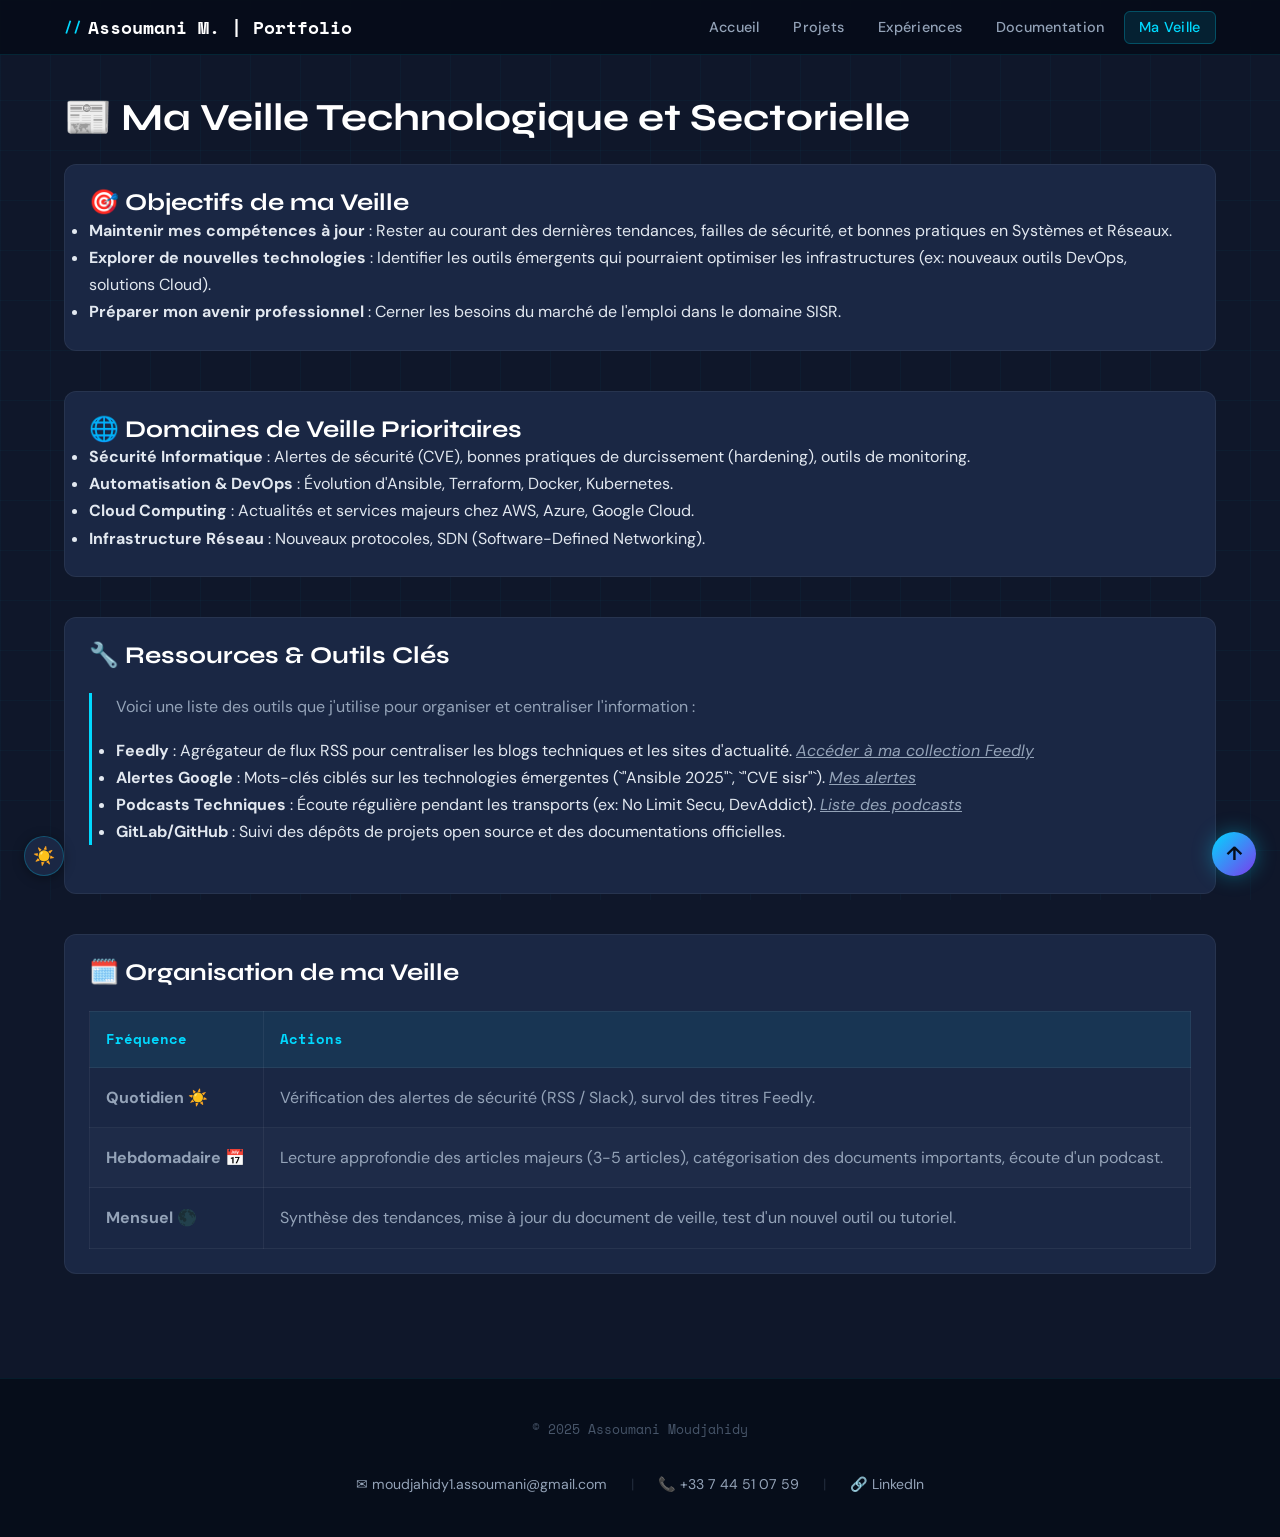
<file: veille.html>
<!DOCTYPE html>
<html lang="fr">
<head>
    <meta charset="UTF-8">
    <meta name="viewport" content="width=device-width, initial-scale=1.0">
    <title>Ma Veille Technologique - Assoumani Moudjahidy</title>
    <meta name="description" content="Méthodologie de veille technologique d'Assoumani Moudjahidy : objectifs, domaines, outils et organisation.">
    <link href="https://fonts.googleapis.com/css2?family=Inter:wght@300;400;600;700&display=swap" rel="stylesheet">
    <link rel="stylesheet" href="css/styles.css">
    <link rel="icon" href="favicon.ico" type="image/x-icon">
</head>
<body>
    <header class="site-header">
        <div class="container">
            <h1><a href="index.html">Assoumani M. | Portfolio</a></h1>
            <nav aria-label="Menu principal">
                <ul>
                    <li><a href="index.html">Accueil</a></li>
                    <li><a href="projets.html">Projets</a></li>
                    <li><a href="experience.html">Expériences</a></li>
                    <li><a href="documentation.html">Documentation</a></li>
                    <li><a href="veille.html" aria-current="page">Ma Veille</a></li>
                </ul>
            </nav>
        </div>
    </header>

    <main class="container">
        <h2>📰 Ma Veille Technologique et Sectorielle</h2>

        <section class="veille-section" aria-labelledby="veille-objectifs">
            <h3 id="veille-objectifs">🎯 Objectifs de ma Veille</h3>
            <ul>
                <li><strong>Maintenir mes compétences à jour</strong> : Rester au courant des dernières tendances, failles de sécurité, et bonnes pratiques en Systèmes et Réseaux.</li>
                <li><strong>Explorer de nouvelles technologies</strong> : Identifier les outils émergents qui pourraient optimiser les infrastructures (ex: nouveaux outils DevOps, solutions Cloud).</li>
                <li><strong>Préparer mon avenir professionnel</strong> : Cerner les besoins du marché de l'emploi dans le domaine SISR.</li>
            </ul>
        </section>

        <section class="veille-section" aria-labelledby="veille-domaines">
            <h3 id="veille-domaines">🌐 Domaines de Veille Prioritaires</h3>
            <ul>
                <li><strong>Sécurité Informatique</strong> : Alertes de sécurité (CVE), bonnes pratiques de durcissement (hardening), outils de monitoring.</li>
                <li><strong>Automatisation & DevOps</strong> : Évolution d'Ansible, Terraform, Docker, Kubernetes.</li>
                <li><strong>Cloud Computing</strong> : Actualités et services majeurs chez AWS, Azure, Google Cloud.</li>
                <li><strong>Infrastructure Réseau</strong> : Nouveaux protocoles, SDN (Software-Defined Networking).</li>
            </ul>
        </section>

        <section class="veille-section" aria-labelledby="veille-outils">
            <h3 id="veille-outils">🔧 Ressources & Outils Clés</h3>
            <div class="mini-vitrine">
                <p>Voici une liste des outils que j'utilise pour organiser et centraliser l'information :</p>
                <ul>
                    <li><strong>Feedly</strong> : Agrégateur de flux RSS pour centraliser les blogs techniques et les sites d'actualité. 
                        <a href="#" class="tool-link placeholder" aria-label="Lien fictif vers Feedly">Accéder à ma collection Feedly</a></li>
                    <li><strong>Alertes Google</strong> : Mots-clés ciblés sur les technologies émergentes (`"Ansible 2025"`, `"CVE sisr"`). 
                        <a href="#" class="tool-link placeholder" aria-label="Lien fictif vers Google Alerts">Mes alertes</a></li>
                    <li><strong>Podcasts Techniques</strong> : Écoute régulière pendant les transports (ex: No Limit Secu, DevAddict). 
                        <a href="#" class="tool-link placeholder" aria-label="Lien fictif vers mes podcasts">Liste des podcasts</a></li>
                    <li><strong>GitLab/GitHub</strong> : Suivi des dépôts de projets open source et des documentations officielles.</li>
                </ul>
            </div>
        </section>

        <section class="veille-section" aria-labelledby="veille-organisation">
            <h3 id="veille-organisation">🗓️ Organisation de ma Veille</h3>
            <table class="schedule-table">
                <thead>
                    <tr>
                        <th>Fréquence</th>
                        <th>Actions</th>
                    </tr>
                </thead>
                <tbody>
                    <tr>
                        <td data-label="Fréquence"><strong>Quotidien</strong> ☀️</td>
                        <td data-label="Actions">Vérification des alertes de sécurité (RSS / Slack), survol des titres Feedly.</td>
                    </tr>
                    <tr>
                        <td data-label="Fréquence"><strong>Hebdomadaire</strong> 📅</td>
                        <td data-label="Actions">Lecture approfondie des articles majeurs (3-5 articles), catégorisation des documents importants, écoute d'un podcast.</td>
                    </tr>
                    <tr>
                        <td data-label="Fréquence"><strong>Mensuel</strong> 🌑</td>
                        <td data-label="Actions">Synthèse des tendances, mise à jour du document de veille, test d'un nouvel outil ou tutoriel.</td>
                    </tr>
                </tbody>
            </table>
        </section>
    </main>

    <footer class="site-footer">
        <div class="container">
            <p style="color:var(--text-muted);font-family:var(--font-mono);font-size:0.8rem;">&copy; 2025 Assoumani Moudjahidy</p>
            <div class="footer-links">
                <a href="mailto:moudjahidy1.assoumani@gmail.com">✉ moudjahidy1.assoumani@gmail.com</a>
                <span class="footer-divider">|</span>
                <a href="tel:+33744510759">📞 +33 7 44 51 07 59</a>
                <span class="footer-divider">|</span>
                <a href="https://linkedin.com/in/moudjahidy-ass" target="_blank" rel="noopener noreferrer">🔗 LinkedIn</a>
            </div>
        </div>
    </footer>

    <a href="#" class="back-to-top" aria-label="Retour en haut de page">↑</a>
    <button class="theme-toggle" id="themeToggle" aria-label="Basculer thème" title="Thème clair / sombre">🌙</button>
    <script>
        (function() {
            var root = document.documentElement;
            var btn  = document.getElementById('themeToggle');
            var saved = localStorage.getItem('am-theme') || 'dark';
            root.setAttribute('data-theme', saved);
            btn.textContent = saved === 'dark' ? '☀️' : '🌙';
            btn.addEventListener('click', function() {
                var next = root.getAttribute('data-theme') === 'dark' ? 'light' : 'dark';
                root.setAttribute('data-theme', next);
                localStorage.setItem('am-theme', next);
                btn.textContent = next === 'dark' ? '☀️' : '🌙';
            });
        })();
    </script>
</body>
</html>
</file>
<file: css/styles.css>
/*
** Fichier : styles.css
** Description : Thème Dark – IA, Data, Manga, Football | Portfolio Assoumani Moudjahidy
*/

@import url('https://fonts.googleapis.com/css2?family=Syne:wght@400;600;700;800&family=Space+Mono:wght@400;700&family=DM+Sans:wght@300;400;500;600&display=swap');

:root {
  --bg-deep:      #060d1a;
  --bg-base:      #0f172a;
  --bg-surface:   #131f35;
  --bg-card:      #1a2744;
  --bg-card-2:    #0e1c38;
  --neon-cyan:    #00d9ff;
  --neon-violet:  #7c3aed;
  --neon-emerald: #10b981;
  --neon-pink:    #f472b6;
  --neon-amber:   #fbbf24;
  --text-primary:   #e2e8f0;
  --text-secondary: #94a3b8;
  --text-muted:     #475569;
  --text-white:     #ffffff;
  --glow-cyan:    0 0 20px rgba(0,217,255,0.35);
  --glow-violet:  0 0 20px rgba(124,58,237,0.35);
  --glow-emerald: 0 0 20px rgba(16,185,129,0.35);
  --font-display: 'Syne', sans-serif;
  --font-body:    'DM Sans', sans-serif;
  --font-mono:    'Space Mono', monospace;
  --sp-xs: 0.5rem; --sp-sm: 1rem; --sp-md: 1.5rem; --sp-lg: 2.5rem; --sp-xl: 4rem;
  --max-width: 1200px;
  --radius-sm: 6px; --radius-md: 12px; --radius-lg: 20px;
}

/* ===== THÈME CLAIR ===== */
[data-theme="light"] {
  --bg-deep:      #f0f4ff;
  --bg-base:      #f8faff;
  --bg-surface:   #ffffff;
  --bg-card:      #ffffff;
  --bg-card-2:    #eef2fb;
  --neon-cyan:    #0284c7;
  --neon-violet:  #7c3aed;
  --neon-emerald: #059669;
  --neon-pink:    #db2777;
  --neon-amber:   #d97706;
  --text-primary:   #1e293b;
  --text-secondary: #475569;
  --text-muted:     #94a3b8;
  --text-white:     #0f172a;
  --glow-cyan:    0 0 16px rgba(2,132,199,0.2);
  --glow-violet:  0 0 16px rgba(124,58,237,0.2);
  --glow-emerald: 0 0 16px rgba(5,150,105,0.2);
}
[data-theme="light"] body::before { display: none; }
[data-theme="light"] .site-header { background: rgba(248,250,255,0.95); border-bottom-color: rgba(2,132,199,0.15); box-shadow: 0 2px 16px rgba(0,0,0,0.07); }
[data-theme="light"] .experience-card, [data-theme="light"] .skill-category-card, [data-theme="light"] .veille-section, [data-theme="light"] .doc-item { box-shadow: 0 2px 12px rgba(0,0,0,0.07); border-color: rgba(0,0,0,0.08); }
[data-theme="light"] .hero-section::before, [data-theme="light"] .hero-section::after { opacity: 0.3; }
[data-theme="light"] .stat-card { box-shadow: 0 2px 12px rgba(0,0,0,0.08); border-color: rgba(0,0,0,0.1); }
[data-theme="light"] .accordion-content { background: #eef2fb; }
[data-theme="light"] .accordion-trigger { background: rgba(2,132,199,0.06); }
[data-theme="light"] .accordion-trigger:hover { background: rgba(2,132,199,0.12); }
[data-theme="light"] .pdf-list li a { background: rgba(0,0,0,0.02); }
[data-theme="light"] .pdf-list li a:hover { background: rgba(2,132,199,0.08); }

/* Transition fluide sur toutes les propriétés de couleur */
body, .site-header, .experience-card, .skill-category-card, .stat-card,
.cv-embed, .doc-item, .veille-section, .accordion-content, .accordion-trigger,
.pdf-list li a, nav a, .back-to-top, .section-heading {
  transition: background-color 0.35s ease, color 0.35s ease, border-color 0.35s ease, box-shadow 0.35s ease;
}


/* ===== BOUTON THÈME ===== */
.theme-toggle {
  position: fixed;
  bottom: 24px;
  left: 24px;
  z-index: 1200;
  background: var(--bg-card);
  border: 1px solid rgba(0,217,255,0.25);
  border-radius: 999px;
  width: 40px;
  height: 40px;
  display: flex !important;
  align-items: center;
  justify-content: center;
  cursor: pointer;
  font-size: 1.1rem;
  box-shadow: 0 2px 12px rgba(0,0,0,0.35);
  transition: transform 0.25s ease, border-color 0.25s ease, box-shadow 0.25s ease;
  padding: 0;
}
.theme-toggle:hover {
  transform: scale(1.12);
  border-color: var(--neon-cyan);
  box-shadow: var(--glow-cyan);
}

*, *::before, *::after { box-sizing: border-box; margin: 0; padding: 0; }
html { scroll-behavior: smooth; }

body {
  font-family: var(--font-body);
  font-size: 1rem;
  line-height: 1.7;
  color: var(--text-primary);
  background-color: var(--bg-base);
  -webkit-font-smoothing: antialiased;
  overflow-x: hidden;
}

body::before {
  content: '';
  position: fixed; inset: 0;
  background-image: linear-gradient(rgba(0,217,255,0.03) 1px, transparent 1px), linear-gradient(90deg, rgba(0,217,255,0.03) 1px, transparent 1px);
  background-size: 50px 50px;
  pointer-events: none; z-index: 0;
}

h1,h2,h3,h4,h5,h6 { font-family: var(--font-display); font-weight: 700; line-height: 1.15; color: var(--text-white); }
h1 { font-size: clamp(2rem,5vw,3.5rem); }
h2 { font-size: clamp(1.6rem,3vw,2.4rem); margin-bottom: var(--sp-md); }
h3 { font-size: 1.5rem; }
h4 { font-size: 1.2rem; }
p  { margin-bottom: var(--sp-sm); color: var(--text-secondary); }
a  { color: var(--neon-cyan); text-decoration: none; transition: all 0.25s ease; }
a:hover { color: var(--text-white); }
a:focus, button:focus { outline: 2px solid var(--neon-cyan); outline-offset: 3px; }

.section-heading {
  position: relative; display: inline-block;
  font-family: var(--font-display); font-weight: 800;
  font-size: clamp(1.6rem,3vw,2.2rem); color: var(--text-white);
  margin-bottom: var(--sp-lg); padding-bottom: var(--sp-sm);
}
.section-heading::after {
  content: ''; position: absolute; bottom: 0; left: 0;
  width: 60px; height: 3px;
  background: linear-gradient(90deg, var(--neon-cyan), var(--neon-violet));
  border-radius: 2px;
}

.container { max-width: var(--max-width); margin: 0 auto; padding-left: var(--sp-md); padding-right: var(--sp-md); position: relative; z-index: 1; }
main { padding-top: 96px; padding-bottom: var(--sp-xl); min-height: 80vh; }
main.container { padding-top: 96px; }

/* HEADER */
.site-header {
  background: rgba(6,13,26,0.92); backdrop-filter: blur(16px);
  border-bottom: 1px solid rgba(0,217,255,0.12);
  position: fixed; top: 0; left: 0; width: 100%; z-index: 1000;
  padding: 0.85rem 0;
}
.site-header .container { display: flex; justify-content: space-between; align-items: center; }
.site-header h1 { margin: 0; font-size: 1.15rem; font-family: var(--font-mono); font-weight: 700; }
.site-header h1 a { color: var(--text-white); display: flex; align-items: center; gap: 0.4rem; }
.site-header h1 a::before { content: '//'; color: var(--neon-cyan); font-size: 0.9rem; }
nav ul { list-style: none; display: flex; gap: 0.3rem; }
nav a { color: var(--text-secondary); padding: 0.4rem 0.9rem; border-radius: var(--radius-sm); font-size: 0.9rem; font-weight: 500; letter-spacing: 0.02em; transition: all 0.2s ease; }
nav a:hover { color: var(--neon-cyan); background: rgba(0,217,255,0.06); }
nav a[aria-current="page"] { color: var(--neon-cyan); background: rgba(0,217,255,0.1); border: 1px solid rgba(0,217,255,0.25); }

/* BUTTONS */
.button {
  display: inline-flex; align-items: center; gap: 0.5rem;
  padding: 0.65rem 1.4rem; border-radius: var(--radius-sm);
  font-family: var(--font-display); font-weight: 600; font-size: 0.9rem;
  letter-spacing: 0.04em; text-align: center; cursor: pointer;
  border: 1px solid transparent; transition: all 0.25s ease;
}
.primary-button { background: linear-gradient(135deg, var(--neon-cyan), var(--neon-violet)); color: var(--bg-deep); }
.primary-button:hover { transform: translateY(-2px); box-shadow: var(--glow-cyan); color: var(--bg-deep); }
.secondary-button { background: transparent; color: var(--neon-cyan); border-color: rgba(0,217,255,0.4); }
.secondary-button:hover { background: rgba(0,217,255,0.1); border-color: var(--neon-cyan); box-shadow: var(--glow-cyan); color: var(--neon-cyan); transform: translateY(-2px); }
.download-button { background: rgba(16,185,129,0.15); color: var(--neon-emerald); border-color: rgba(16,185,129,0.4); }
.download-button:hover { background: rgba(16,185,129,0.25); border-color: var(--neon-emerald); box-shadow: var(--glow-emerald); color: var(--neon-emerald); transform: translateY(-2px); }

/* FOOTER */
.site-footer { background: var(--bg-deep); border-top: 1px solid rgba(0,217,255,0.08); color: var(--text-muted); padding: var(--sp-lg) 0; text-align: center; font-size: 0.9rem; }
.site-footer a { color: var(--neon-cyan); }
.site-footer a:hover { color: var(--text-white); }
.site-footer .container { display: flex; flex-direction: column; gap: var(--sp-sm); align-items: center; }
.footer-links { display: flex; flex-wrap: wrap; gap: var(--sp-md); justify-content: center; align-items: center; }
.footer-links a { display: inline-flex; align-items: center; gap: 0.4rem; color: var(--text-secondary); font-size: 0.88rem; }
.footer-links a:hover { color: var(--neon-cyan); }
.footer-divider { color: var(--text-muted); opacity: 0.4; }
.back-to-top { position: fixed; bottom: var(--sp-md); right: var(--sp-md); background: linear-gradient(135deg, var(--neon-cyan), var(--neon-violet)); color: var(--bg-deep) !important; width: 44px; height: 44px; display: flex; align-items: center; justify-content: center; border-radius: 50%; font-size: 1.2rem; font-weight: 700; box-shadow: var(--glow-cyan); z-index: 900; transition: transform 0.2s ease; }
.back-to-top:hover { transform: translateY(-4px) scale(1.05); }

/* TAGS */
.tag { display: inline-block; padding: 3px 10px; border-radius: 999px; font-size: 0.75rem; font-weight: 600; letter-spacing: 0.04em; font-family: var(--font-mono); }
.tag-cyan    { background: rgba(0,217,255,0.1);   color: var(--neon-cyan);    border: 1px solid rgba(0,217,255,0.2); }
.tag-violet  { background: rgba(124,58,237,0.1);  color: #a78bfa;             border: 1px solid rgba(124,58,237,0.2); }
.tag-emerald { background: rgba(16,185,129,0.1);  color: var(--neon-emerald); border: 1px solid rgba(16,185,129,0.2); }
.tag-amber   { background: rgba(251,191,36,0.1);  color: var(--neon-amber);   border: 1px solid rgba(251,191,36,0.2); }
.tag-pink    { background: rgba(244,114,182,0.1); color: var(--neon-pink);    border: 1px solid rgba(244,114,182,0.2); }

/* HERO */
.hero-section { min-height: 100vh; display: flex; align-items: center; padding: 0; margin-top: -80px; position: relative; overflow: hidden; }
.hero-section::before { content: ''; position: absolute; top: -20%; right: -10%; width: 700px; height: 700px; background: radial-gradient(circle, rgba(124,58,237,0.15) 0%, transparent 65%); pointer-events: none; }
.hero-section::after  { content: ''; position: absolute; bottom: -20%; left: -10%; width: 600px; height: 600px; background: radial-gradient(circle, rgba(0,217,255,0.1) 0%, transparent 65%); pointer-events: none; }
.hero-inner { padding-top: 80px; display: grid; grid-template-columns: 1fr 1fr; gap: var(--sp-xl); align-items: center; width: 100%; }

.hero-status { display: inline-flex; align-items: center; gap: 0.5rem; background: rgba(16,185,129,0.1); border: 1px solid rgba(16,185,129,0.25); color: var(--neon-emerald); padding: 0.35rem 0.9rem; border-radius: 999px; font-size: 0.8rem; font-weight: 600; font-family: var(--font-mono); margin-bottom: var(--sp-md); letter-spacing: 0.05em; animation: pulse-border 3s infinite; }
.status-dot { width: 7px; height: 7px; background: var(--neon-emerald); border-radius: 50%; animation: blink 1.5s infinite; }
@keyframes blink { 0%,100% { opacity:1; } 50% { opacity:0.3; } }
@keyframes pulse-border { 0%,100% { box-shadow: 0 0 0 0 rgba(16,185,129,0.3); } 50% { box-shadow: 0 0 0 6px rgba(16,185,129,0); } }

.hero-title { font-size: clamp(2.6rem,6vw,4.2rem); font-weight: 800; line-height: 1.05; margin-bottom: var(--sp-sm); letter-spacing: -0.03em; }
.hero-title .name-highlight { background: linear-gradient(135deg, var(--neon-cyan) 0%, var(--neon-violet) 100%); -webkit-background-clip: text; -webkit-text-fill-color: transparent; background-clip: text; display: block; }
.hero-subtitle { font-family: var(--font-mono); font-size: 1rem; color: var(--neon-cyan); margin-bottom: var(--sp-sm); letter-spacing: 0.05em; opacity: 0.85; }
.hero-desc { font-size: 1.05rem; color: var(--text-secondary); max-width: 480px; margin-bottom: var(--sp-lg); line-height: 1.8; }
.hero-cta { display: flex; gap: var(--sp-sm); flex-wrap: wrap; }

.hero-stats-panel { display: grid; gap: var(--sp-sm); }
.stat-card { background: var(--bg-card); border: 1px solid rgba(0,217,255,0.1); border-radius: var(--radius-md); padding: var(--sp-md); position: relative; overflow: hidden; transition: transform 0.3s ease, border-color 0.3s ease; animation: float-in 0.8s ease forwards; opacity: 0; transform: translateX(30px); }
.stat-card:nth-child(1) { animation-delay: 0.2s; }
.stat-card:nth-child(2) { animation-delay: 0.4s; }
.stat-card:nth-child(3) { animation-delay: 0.6s; }
@keyframes float-in { to { opacity:1; transform:translateX(0); } }
.stat-card::before { content:''; position:absolute; top:0; left:0; right:0; height:2px; background: linear-gradient(90deg, var(--neon-cyan), transparent); }
.stat-card:hover { transform: translateX(-4px); border-color: rgba(0,217,255,0.3); }
.stat-card-header { display: flex; justify-content: space-between; align-items: flex-start; margin-bottom: var(--sp-xs); }
.stat-card-icon { font-size: 1.5rem; }
.stat-card-title { font-family: var(--font-mono); font-size: 0.7rem; color: var(--text-muted); text-transform: uppercase; letter-spacing: 0.12em; }
.stat-card-value { font-family: var(--font-display); font-size: 1.6rem; font-weight: 800; color: var(--text-white); line-height: 1; margin-bottom: 4px; }
.stat-card-label { font-size: 0.82rem; color: var(--text-secondary); }
.skill-bar-container { margin-top: 6px; }
.skill-bar-track { height: 4px; background: rgba(255,255,255,0.07); border-radius: 2px; overflow: hidden; }
.skill-bar-fill { height:100%; border-radius:2px; background: linear-gradient(90deg, var(--neon-cyan), var(--neon-violet)); animation: bar-grow 1.2s cubic-bezier(0.22,1,0.36,1) forwards; width:0; }
@keyframes bar-grow { to { width: var(--target-width, 80%); } }

/* PROFILE / SKILLS */
.profile-section { padding: var(--sp-xl) 0; position: relative; }
.skills-grid { display: grid; grid-template-columns: repeat(auto-fit, minmax(260px, 1fr)); gap: var(--sp-md); margin-top: var(--sp-lg); }
.skill-category-card { background: var(--bg-card); border: 1px solid rgba(255,255,255,0.06); border-radius: var(--radius-md); padding: var(--sp-md); transition: all 0.3s ease; position: relative; overflow: hidden; }
.skill-category-card:hover { border-color: rgba(0,217,255,0.2); transform: translateY(-4px); box-shadow: 0 8px 32px rgba(0,0,0,0.3); }
.skill-cat-icon { font-size: 2rem; margin-bottom: var(--sp-sm); }
.skill-cat-title { font-family: var(--font-display); font-weight: 700; font-size: 1rem; color: var(--text-white); margin-bottom: var(--sp-sm); }
.skill-tags { display: flex; flex-wrap: wrap; gap: 6px; }

/* CV SECTION */
.cv-section { padding: var(--sp-xl) 0; border-top: 1px solid rgba(255,255,255,0.05); }
.cv-actions { display: flex; align-items: center; gap: var(--sp-md); margin: var(--sp-md) 0; flex-wrap: wrap; }
.file-note { font-family: var(--font-mono); font-size: 0.8rem; color: var(--text-muted); }
.cv-embed { margin-top: var(--sp-md); border: 1px solid rgba(0,217,255,0.12); border-radius: var(--radius-md); overflow: hidden; background: var(--bg-card); }
.cv-embed object { display: block; width: 100%; min-height: 800px; height: auto; }

/* EXPERIENCE */
.experience-card { background: var(--bg-card); padding: var(--sp-md); border-radius: var(--radius-md); border: 1px solid rgba(255,255,255,0.06); margin-bottom: var(--sp-lg); transition: all 0.3s ease; }
.experience-card:hover { border-color: rgba(0,217,255,0.2); box-shadow: 0 4px 24px rgba(0,0,0,0.25); }
.experience-card header { display: flex; justify-content: space-between; align-items: baseline; margin-bottom: var(--sp-sm); }
.experience-date { font-family: var(--font-mono); font-size: 0.85rem; color: var(--neon-cyan); font-weight: 600; }
.experience-keywords span { display: inline-block; font-size: 0.78rem; padding: 3px 10px; border-radius: 999px; margin-right: 6px; margin-top: 5px; background: rgba(0,217,255,0.08); color: var(--neon-cyan); border: 1px solid rgba(0,217,255,0.15); font-family: var(--font-mono); }
.image-gallery { display: grid; grid-template-columns: repeat(auto-fit, minmax(250px,1fr)); gap: var(--sp-md); margin-top: var(--sp-md); }
.image-gallery figure { background: var(--bg-card); padding: var(--sp-sm); border-radius: var(--radius-md); text-align: center; border: 1px solid rgba(255,255,255,0.06); }
.image-gallery img { width: 100%; height: 200px; object-fit: contain; border-radius: var(--radius-sm); margin-bottom: var(--sp-xs); filter: brightness(0.9) saturate(0.8); transition: filter 0.3s ease; }
.image-gallery figure:hover img { filter: brightness(1) saturate(1); }
.image-gallery figcaption { font-size: 0.85rem; color: var(--text-secondary); }

/* DOC */
.doc-category { margin-bottom: var(--sp-xl); }
.doc-item { background: var(--bg-card); padding: var(--sp-md); border-radius: var(--radius-md); margin-bottom: var(--sp-md); border: 1px solid rgba(255,255,255,0.06); transition: all 0.25s ease; }
.doc-item:hover { border-color: rgba(0,217,255,0.2); }
.doc-item header { display: flex; justify-content: space-between; align-items: flex-start; border-bottom: 1px solid rgba(255,255,255,0.06); padding-bottom: var(--sp-xs); margin-bottom: var(--sp-sm); }
.doc-item h4 { margin: 0; color: var(--neon-cyan); }
.doc-tag { background: rgba(0,217,255,0.1); color: var(--neon-cyan); padding: 3px 10px; border-radius: 999px; font-size: 0.75rem; font-weight: 600; border: 1px solid rgba(0,217,255,0.2); flex-shrink: 0; }
.doc-actions { display: flex; flex-wrap: wrap; align-items: center; gap: var(--sp-sm); margin-top: var(--sp-sm); }
.file-name { font-family: var(--font-mono); font-size: 0.8rem; color: var(--text-muted); }
.doc-preview { margin-top: var(--sp-md); border: 1px solid rgba(0,217,255,0.15); border-radius: var(--radius-sm); overflow: hidden; }
.doc-preview iframe { width: 100%; height: 400px; border: none; display: block; background: var(--bg-card-2); }

/* VEILLE */
.veille-section { background: var(--bg-card); padding: var(--sp-md); border-radius: var(--radius-md); margin-bottom: var(--sp-lg); border: 1px solid rgba(255,255,255,0.06); }
.mini-vitrine { border-left: 3px solid var(--neon-cyan); padding-left: var(--sp-md); margin: var(--sp-md) 0; }
.schedule-table { width: 100%; border-collapse: collapse; margin-top: var(--sp-md); }
.schedule-table th, .schedule-table td { border: 1px solid rgba(255,255,255,0.06); padding: var(--sp-sm); text-align: left; color: var(--text-secondary); }
.schedule-table th { background: rgba(0,217,255,0.08); color: var(--neon-cyan); font-weight: 600; font-family: var(--font-mono); font-size: 0.85rem; }
.schedule-table tr:nth-child(even) td { background: rgba(255,255,255,0.02); }
.saved-articles { list-style-type: none; padding-left: 0; }
.saved-articles li { margin-bottom: var(--sp-xs); padding-left: 1.5rem; position: relative; color: var(--text-secondary); }
.saved-articles li::before { content: '›'; position: absolute; left: 0; color: var(--neon-cyan); font-weight: 700; }
.placeholder-item { color: var(--text-muted); font-style: italic; }
.tool-link.placeholder { color: var(--text-secondary); text-decoration: underline; font-style: italic; }


/* ===== DARK PAGE / SOUS-PAGES (CORRIGÉ) ===== */
.page-header.dark-bg {
  background: linear-gradient(to bottom, var(--bg-deep), var(--bg-base));
  border-bottom: 1px solid rgba(0,217,255,0.12);
  color: var(--text-primary);
  padding: 30px 0;
  text-align: center;
  margin-top: -80px;
  padding-top: 110px;
}
[data-theme="light"] .page-header.dark-bg {
  border-bottom-color: rgba(2,132,199,0.15);
}
.page-header.dark-bg h2 {
  color: var(--neon-cyan);
  border-bottom: none;
  margin-bottom: 5px;
}

/* On garde uniquement les bases pour le corps de la page, sans forcer les couleurs du header */
.dark-page-body {
  background-color: var(--bg-base);
  color: var(--text-primary);
}
.dark-page-body h1, .dark-page-body h2, .dark-page-body h3, .dark-page-body h4, .dark-page-body h5, .dark-page-body h6 {
  color: var(--text-white);
}
.dark-page-body a {
  color: var(--neon-cyan);
}
.dark-page-body a:hover {
  color: var(--text-white);
}

/* ANIMATIONS */
@keyframes fade-up { from { opacity:0; transform:translateY(24px); } to { opacity:1; transform:translateY(0); } }
.fade-up   { animation: fade-up 0.7s ease forwards; }
.fade-up-1 { animation: fade-up 0.7s 0.1s ease both; }
.fade-up-2 { animation: fade-up 0.7s 0.25s ease both; }
.fade-up-3 { animation: fade-up 0.7s 0.4s ease both; }

/* RESPONSIVE */
@media (max-width: 900px) {
  .hero-inner { grid-template-columns: 1fr; text-align: center; }
  .hero-cta { justify-content: center; }
  .hero-desc { max-width: 100%; }
  .hero-stats-panel { display: none; }
}
@media (max-width: 768px) {
  main { padding-top: 90px; }
  .site-header .container { flex-direction: column; gap: var(--sp-sm); }
  nav ul { gap: 4px; flex-wrap: wrap; justify-content: center; }
  nav a { padding: 5px 9px; font-size: 0.82rem; }
  .cv-actions { flex-direction: column; align-items: stretch; }
  .primary-button,.secondary-button,.download-button { width: 100%; justify-content: center; }
  .doc-actions { flex-direction: column; align-items: flex-start; }
  .doc-actions .button { width: 100%; justify-content: center; }
  .schedule-table,.schedule-table thead,.schedule-table tbody,.schedule-table th,.schedule-table td,.schedule-table tr { display: block; }
  .schedule-table thead tr { position: absolute; top: -9999px; left: -9999px; }
  .schedule-table td { border: none; border-bottom: 1px solid rgba(255,255,255,0.06); position: relative; padding-left: 50%; text-align: right; }
  .schedule-table td::before { content: attr(data-label); position: absolute; left: 6px; width: 45%; padding-right: 10px; white-space: nowrap; text-align: left; font-weight: 600; color: var(--neon-cyan); }
}

.visually-hidden { position: absolute; width: 1px; height: 1px; margin: -1px; padding: 0; overflow: hidden; clip: rect(0,0,0,0); border: 0; }

/* ===== TABLEAU DE SYNTHESE E4 ===== */
.synthesis-section {
  padding: var(--sp-xl) 0;
  overflow-x: auto; /* Permet le défilement sur mobile */
}

.synthesis-table {
  width: 100%;
  border-collapse: collapse;
  background: var(--bg-card);
  border: 1px solid rgba(0, 217, 255, 0.2);
  font-size: 0.85rem;
  color: var(--text-primary);
}

.synthesis-table th, .synthesis-table td {
  border: 1px solid rgba(255, 255, 255, 0.1);
  padding: 10px;
  text-align: center;
}

[data-theme="light"] .synthesis-table th, 
[data-theme="light"] .synthesis-table td {
  border-color: rgba(0, 0, 0, 0.1);
}

.synthesis-table thead th {
  background: rgba(0, 217, 255, 0.05);
  color: var(--neon-cyan);
  font-family: var(--font-mono);
  font-weight: 600;
  vertical-align: bottom;
}

/* Rotation des titres de colonnes compétences */
.vertical-text {
  writing-mode: vertical-rl;
  transform: rotate(180deg);
  white-space: nowrap;
  padding: 15px 5px !important;
  height: 250px;
  text-align: left;
  font-size: 0.75rem;
  line-height: 1.2;
}

.category-row {
  background: rgba(124, 58, 237, 0.1);
  font-weight: 700;
  text-align: left !important;
  color: var(--text-white);
  text-transform: uppercase;
  letter-spacing: 0.05em;
}

.project-name {
  text-align: left !important;
  font-weight: 600;
  color: var(--text-white);
  width: 300px;
}

.check-mark {
  color: var(--neon-emerald);
  font-weight: 800;
  font-size: 1.2rem;
}
</file>
<file: css/documentation.css>
/* --- Styles Galerie des Catégories (Documentation.html) --- */

.category-gallery {
    display: grid;
    grid-template-columns: repeat(auto-fit, minmax(280px, 1fr));
    gap: 30px;
    margin-top: 40px;
    margin-bottom: 50px;
}

.category-card {
    background-color: var(--color-surface);
    border-radius: 10px;
    overflow: hidden;
    box-shadow: 0 4px 10px rgba(0, 0, 0, 0.1);
    transition: transform 0.3s ease, box-shadow 0.3s ease;
    text-align: center;
    border: 1px solid var(--color-light-text);
}

.category-card:hover {
    transform: translateY(-5px);
    box-shadow: 0 8px 15px rgba(0, 0, 0, 0.2);
}

.category-card img {
    width: 100%;
    height: 200px;
    object-fit: contain; /* Assure que le logo est entier */
    padding: 20px;
    background-color: #f9f9f9;
}

.category-card figcaption {
    padding: 15px 10px;
    font-weight: 600;
    font-size: 1.1rem;
    color: var(--color-secondary);
    border-top: 1px solid var(--color-background);
}

/* --- Styles d'affichage des documents individuels (doc-cisco.html, etc.) --- */

.doc-list {
    margin-top: 30px;
}

.document-item-title {
    background-color: #333;
    border: 1px solid var(--color-primary);
    border-radius: 6px;
    padding: 15px;
    margin-bottom: 10px;
    display: flex;
    justify-content: space-between;
    align-items: center;
    cursor: default; /* Pas de curseur pointeur général, les actions sont sur les boutons */
    transition: background-color 0.2s ease;
}

.document-item-title:hover {
    background-color: #444;
}

.document-item-title h4 {
    margin: 0;
    color: #ffffff;
    font-size: 1.1rem;
}

.document-actions {
    display: flex;
    flex-wrap: wrap; /* Gère le responsive des boutons */
    gap: 10px;
}

/* Style du conteneur pour l'embed PDF (Visualiseur) */
.doc-embed-container {
    background-color: #333; /* Fond sombre pour le visualiseur */
    border-radius: 8px;
    padding: 20px;
    margin-top: 20px;
    margin-bottom: 40px;
    box-shadow: 0 4px 10px rgba(0, 0, 0, 0.3);
}

.doc-embed-container object {
    display: block;
    width: 100%;
    height: 800px; /* Grande hauteur pour une bonne lecture */
    border: none;
    background-color: #444;
}

/* Styles utilitaires (gardés) */
.center-text {
    text-align: center;
}

/* Les styles .doc-section, .document-grid, .document-item, etc., 
   qui servaient aux vignettes sont supprimés car nous utilisons l'embed PDF. */


/* --- Responsivité pour les pages de documentation (Mobile) --- */
@media (max-width: 600px) {
    .document-item-title {
        flex-direction: column;
        align-items: flex-start;
    }
    .document-actions {
        margin-top: 10px;
        flex-direction: column;
        width: 100%;
    }
    .document-actions .button {
        width: 100%;
    }
}
</file>
<file: css/projets.css>
/*
** projets.css — Styles pour la page Projets (dark theme IA/Manga/Football)
*/

/* === Tabs de navigation === */
.project-tabs {
  display: flex;
  gap: 0.5rem;
  flex-wrap: wrap;
  margin: var(--sp-lg) 0 var(--sp-md);
  border-bottom: 1px solid rgba(255,255,255,0.06);
  padding-bottom: var(--sp-sm);
}

.tab-link {
  font-family: var(--font-mono);
  font-size: 0.85rem;
  font-weight: 700;
  letter-spacing: 0.06em;
  color: var(--text-secondary);
  padding: 0.5rem 1.1rem;
  border-radius: var(--radius-sm);
  border: 1px solid transparent;
  text-transform: uppercase;
  transition: all 0.2s ease;
}
.tab-link:hover {
  color: var(--neon-cyan);
  background: rgba(0,217,255,0.06);
}
.tab-link.active, .tab-link:focus {
  color: var(--neon-cyan);
  border-color: rgba(0,217,255,0.3);
  background: rgba(0,217,255,0.08);
}

/* === Project Category === */
.project-category {
  padding-top: var(--sp-lg);
  padding-bottom: var(--sp-xl);
  border-bottom: 1px solid rgba(255,255,255,0.05);
}
.project-category:last-child { border-bottom: none; }
.project-category > h3 {
  font-family: var(--font-display);
  font-weight: 700;
  color: var(--text-white);
  margin-bottom: var(--sp-lg);
  font-size: 1.4rem;
  display: flex;
  align-items: center;
  gap: 0.6rem;
}

/* === Grille de cartes === */
.project-grid {
  display: grid;
  grid-template-columns: repeat(auto-fill, minmax(320px, 1fr));
  gap: var(--sp-md);
}

/* ================================================
   CARTE PROJET — style "Fiche de stats Football/Manga"
================================================ */
.project-card {
  background: var(--bg-card);
  border: 1px solid rgba(255,255,255,0.07);
  border-radius: var(--radius-lg);
  overflow: hidden;
  position: relative;
  transition: all 0.35s cubic-bezier(0.22,1,0.36,1);
  cursor: default;
}

/* Ligne colorée en haut selon le type */
.project-card::before {
  content: '';
  position: absolute;
  top: 0; left: 0; right: 0;
  height: 3px;
  background: linear-gradient(90deg, var(--neon-cyan), var(--neon-violet));
  transition: opacity 0.3s ease;
}

/* Effet holographique au survol */
.project-card::after {
  content: '';
  position: absolute;
  inset: 0;
  background: linear-gradient(
    135deg,
    rgba(0,217,255,0.04) 0%,
    rgba(124,58,237,0.04) 50%,
    rgba(16,185,129,0.04) 100%
  );
  opacity: 0;
  transition: opacity 0.35s ease;
  pointer-events: none;
}

.project-card:hover {
  transform: translateY(-6px) scale(1.01);
  border-color: rgba(0,217,255,0.25);
  box-shadow:
    0 20px 40px rgba(0,0,0,0.4),
    0 0 0 1px rgba(0,217,255,0.1),
    inset 0 0 30px rgba(0,217,255,0.03);
}
.project-card:hover::after { opacity: 1; }

/* Header de carte */
.project-card header {
  display: flex;
  justify-content: space-between;
  align-items: flex-start;
  padding: var(--sp-md) var(--sp-md) 0;
  gap: var(--sp-sm);
}

.project-card header h4 {
  font-family: var(--font-display);
  font-size: 1.1rem;
  font-weight: 700;
  color: var(--text-white);
  line-height: 1.3;
  margin: 0;
  flex: 1;
}

.project-tag {
  font-family: var(--font-mono);
  font-size: 0.7rem;
  font-weight: 700;
  text-transform: uppercase;
  letter-spacing: 0.08em;
  padding: 4px 10px;
  border-radius: 999px;
  white-space: nowrap;
  flex-shrink: 0;
}

/* Couleurs des tags selon catégorie */
.project-tag.reseaux    { background: rgba(0,217,255,0.12); color: var(--neon-cyan); border: 1px solid rgba(0,217,255,0.25); }
.project-tag.systemes   { background: rgba(124,58,237,0.12); color: #a78bfa; border: 1px solid rgba(124,58,237,0.25); }
.project-tag.securite   { background: rgba(244,114,182,0.12); color: var(--neon-pink); border: 1px solid rgba(244,114,182,0.25); }
.project-tag.auto       { background: rgba(16,185,129,0.12); color: var(--neon-emerald); border: 1px solid rgba(16,185,129,0.25); }
.project-tag.infra      { background: rgba(251,191,36,0.12); color: var(--neon-amber); border: 1px solid rgba(251,191,36,0.25); }
.project-tag.personnel  { background: rgba(124,58,237,0.12); color: #a78bfa; border: 1px solid rgba(124,58,237,0.25); }

/* Corps de la carte */
.project-content {
  padding: var(--sp-sm) var(--sp-md) var(--sp-md);
}

.project-content h5 {
  font-family: var(--font-mono);
  font-size: 0.72rem;
  text-transform: uppercase;
  letter-spacing: 0.1em;
  color: var(--text-muted);
  margin-bottom: 0.4rem;
  margin-top: var(--sp-sm);
}

.project-content p {
  font-size: 0.9rem;
  color: var(--text-secondary);
  line-height: 1.65;
  margin-bottom: var(--sp-sm);
}

.project-content ul {
  list-style: none;
  padding: 0;
  margin-bottom: var(--sp-sm);
  display: flex;
  flex-direction: column;
  gap: 5px;
}

.project-content ul li {
  font-size: 0.88rem;
  color: var(--text-secondary);
  padding-left: 1.2rem;
  position: relative;
  line-height: 1.5;
}
.project-content ul li::before {
  content: '▸';
  position: absolute;
  left: 0;
  color: var(--neon-cyan);
  font-size: 0.75rem;
}

/* Séparateur léger */
.card-divider {
  border: none;
  border-top: 1px solid rgba(255,255,255,0.06);
  margin: var(--sp-sm) 0;
}

/* Actions de carte */
.project-actions {
  margin-top: var(--sp-md);
  display: flex;
  gap: 0.5rem;
  flex-wrap: wrap;
}

.no-content {
  font-family: var(--font-mono);
  color: var(--text-muted);
  font-size: 0.9rem;
  font-style: italic;
  padding: var(--sp-md);
  border: 1px dashed rgba(255,255,255,0.1);
  border-radius: var(--radius-md);
}

/* ================================================
   SECTION PROJETS DE STAGE — Accordéons
================================================ */
.stage-period {
  font-family: var(--font-mono);
  font-size: 0.8rem;
  color: var(--neon-amber);
  letter-spacing: 0.06em;
  margin-bottom: var(--sp-md);
  display: flex;
  align-items: center;
  gap: 0.5rem;
}
.stage-period::before {
  content: '◈';
  color: var(--neon-amber);
}

/* Accordéon groupe de docs */
.docs-accordion {
  display: flex;
  flex-direction: column;
  gap: 8px;
  margin-top: var(--sp-sm);
}

.accordion-group {
  border: 1px solid rgba(255,255,255,0.07);
  border-radius: var(--radius-sm);
  overflow: hidden;
}

.accordion-trigger {
  width: 100%;
  background: rgba(0,217,255,0.04);
  border: none;
  padding: 0.7rem 1rem;
  display: flex;
  justify-content: space-between;
  align-items: center;
  cursor: pointer;
  color: var(--text-primary);
  font-family: var(--font-mono);
  font-size: 0.8rem;
  font-weight: 700;
  text-transform: uppercase;
  letter-spacing: 0.07em;
  transition: background 0.2s ease;
  text-align: left;
}
.accordion-trigger:hover { background: rgba(0,217,255,0.09); }
.accordion-trigger[aria-expanded="true"] {
  background: rgba(0,217,255,0.1);
  color: var(--neon-cyan);
}

.accordion-icon {
  color: var(--neon-cyan);
  font-size: 0.9rem;
  transition: transform 0.3s ease;
  flex-shrink: 0;
  margin-left: 0.5rem;
}
.accordion-trigger[aria-expanded="true"] .accordion-icon {
  transform: rotate(180deg);
}

.accordion-content {
  display: none;
  padding: 0.5rem 1rem 1rem;
  background: var(--bg-card-2);
  border-top: 1px solid rgba(255,255,255,0.05);
}
.accordion-content.open { display: block; }

/* Liste de PDF */
.pdf-list {
  list-style: none;
  padding: 0;
  display: flex;
  flex-direction: column;
  gap: 5px;
  margin-top: 0.5rem;
}

.pdf-list li a {
  display: flex;
  align-items: center;
  gap: 0.6rem;
  padding: 0.5rem 0.7rem;
  border-radius: var(--radius-sm);
  font-size: 0.82rem;
  color: var(--text-secondary);
  background: rgba(255,255,255,0.02);
  border: 1px solid transparent;
  transition: all 0.2s ease;
  font-family: var(--font-mono);
  word-break: break-all;
}

.pdf-list li a:hover {
  color: var(--neon-cyan);
  background: rgba(0,217,255,0.07);
  border-color: rgba(0,217,255,0.2);
}

.pdf-icon {
  font-size: 1rem;
  flex-shrink: 0;
  filter: drop-shadow(0 0 4px rgba(255,80,80,0.5));
}

/* ================================================
   Responsive Projets
================================================ */
@media (max-width: 700px) {
  .project-grid { grid-template-columns: 1fr; }
  .project-card header { flex-direction: column; gap: 0.5rem; }
}
</file>
